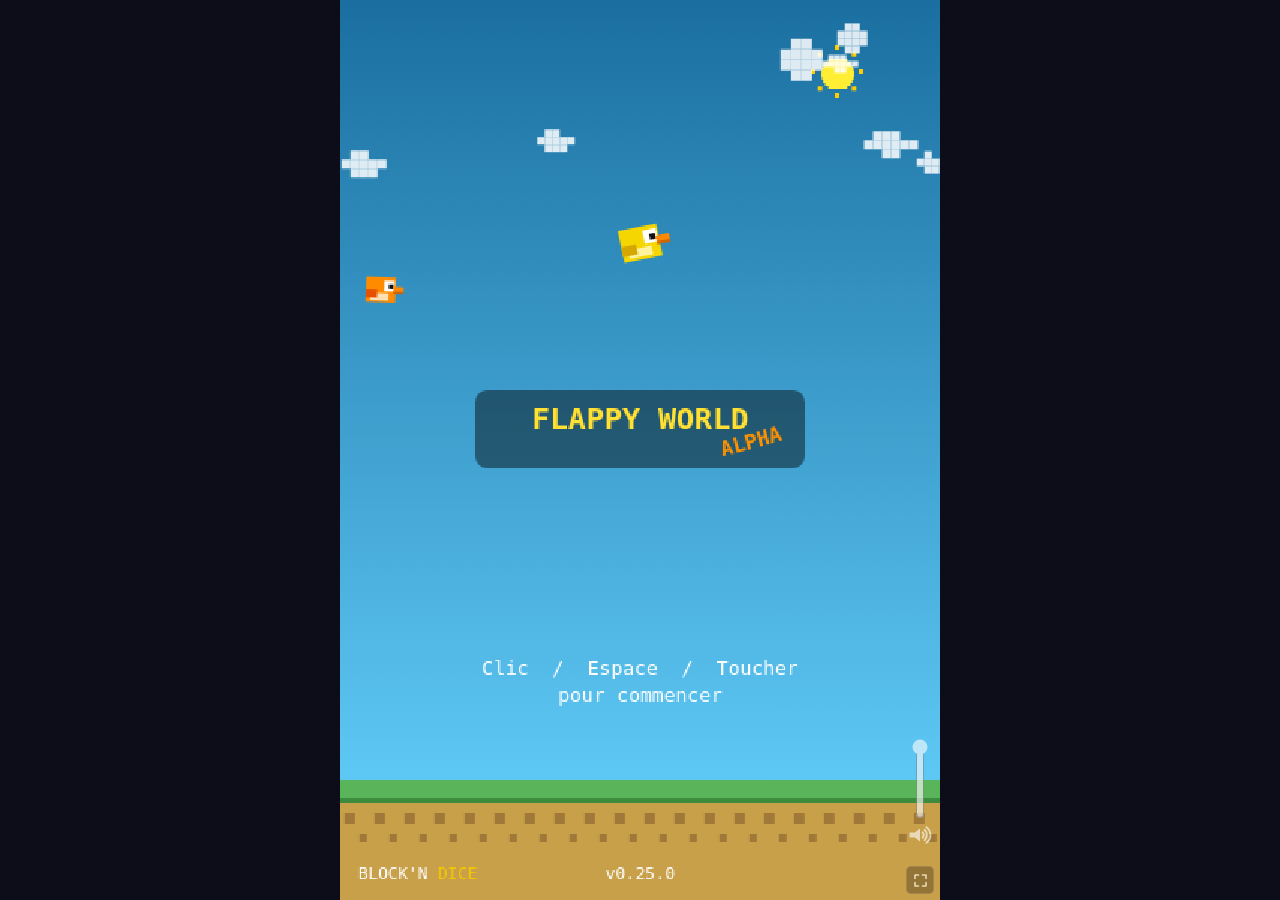
<file: index.html>
<!DOCTYPE html>
<html lang="fr">
<head>
  <meta charset="UTF-8" />
  <meta name="viewport" content="width=device-width, initial-scale=1.0, user-scalable=no, viewport-fit=cover" />
  <title>Flappy World</title>
  <link rel="icon" type="image/svg+xml" href="data:image/svg+xml,%3Csvg xmlns='http://www.w3.org/2000/svg' viewBox='-16 -14 36 30'%3E%3Cg transform='rotate(-20)'%3E%3Crect x='-13' y='-11' width='26' height='22' fill='%23f5d600'/%3E%3Crect x='-9' y='3' width='16' height='6' fill='%23fff3a0'/%3E%3Crect x='-13' y='0' width='10' height='7' fill='%23d4a800'/%3E%3Crect x='3' y='-8' width='9' height='9' fill='%23fff'/%3E%3Crect x='7' y='-5' width='4' height='4' fill='%23111'/%3E%3Crect x='11' y='-3' width='9' height='5' fill='%23ff8800'/%3E%3Crect x='11' y='1' width='9' height='2' fill='%23cc6600'/%3E%3C/g%3E%3C/svg%3E"/>

  <!-- PWA : masque l'UI navigateur quand ajouté à l'écran d'accueil -->
  <meta name="mobile-web-app-capable" content="yes" />
  <meta name="apple-mobile-web-app-capable" content="yes" />
  <meta name="apple-mobile-web-app-status-bar-style" content="black-translucent" />
  <meta name="theme-color" content="#0d0d1a" />

  <!-- Open Graph -->
  <meta property="og:title"       content="Flappy World" />
  <meta property="og:description" content="play · collect · earn" />
  <meta property="og:image"       content="https://blockndice.github.io/flappyWorld/asset/img/og-banner.jpg" />
  <meta property="og:url"         content="https://blockndice.github.io/flappyWorld/" />
  <meta property="og:type"        content="website" />

  <link rel="stylesheet" href="asset/css/style.css" />
</head>
<body>
  <div id="wrap">
    <canvas id="game"></canvas>
    <div id="volWrap">
      <input type="range" id="volSlider" min="0" max="1" step="0.05" value="1" aria-label="Volume" />
      <div id="volIcon"></div>
    </div>
    <button id="fsBtn" aria-label="Plein écran"></button>
  </div>
  <script src="asset/js/sound.js"></script>
  <script src="asset/js/shop.js"></script>
  <script src="asset/js/game.js"></script>
</body>
</html>
</file>
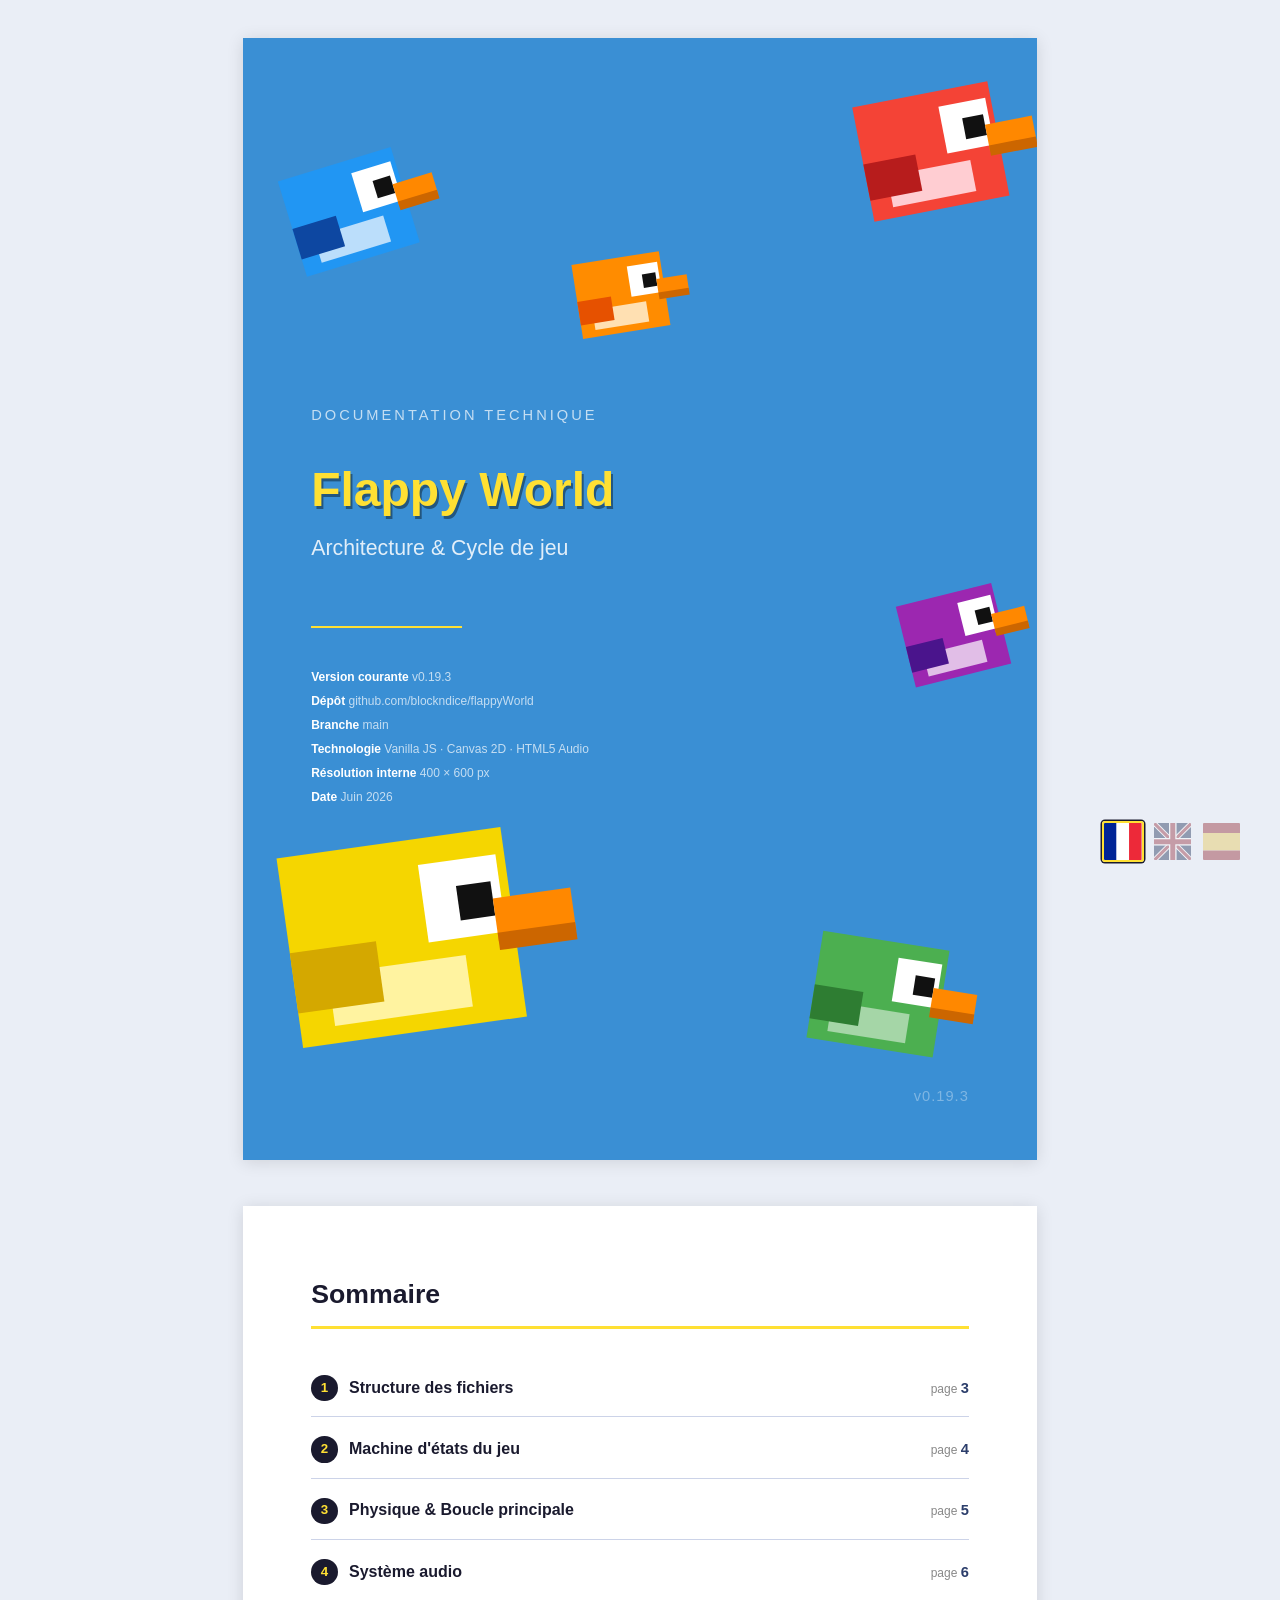
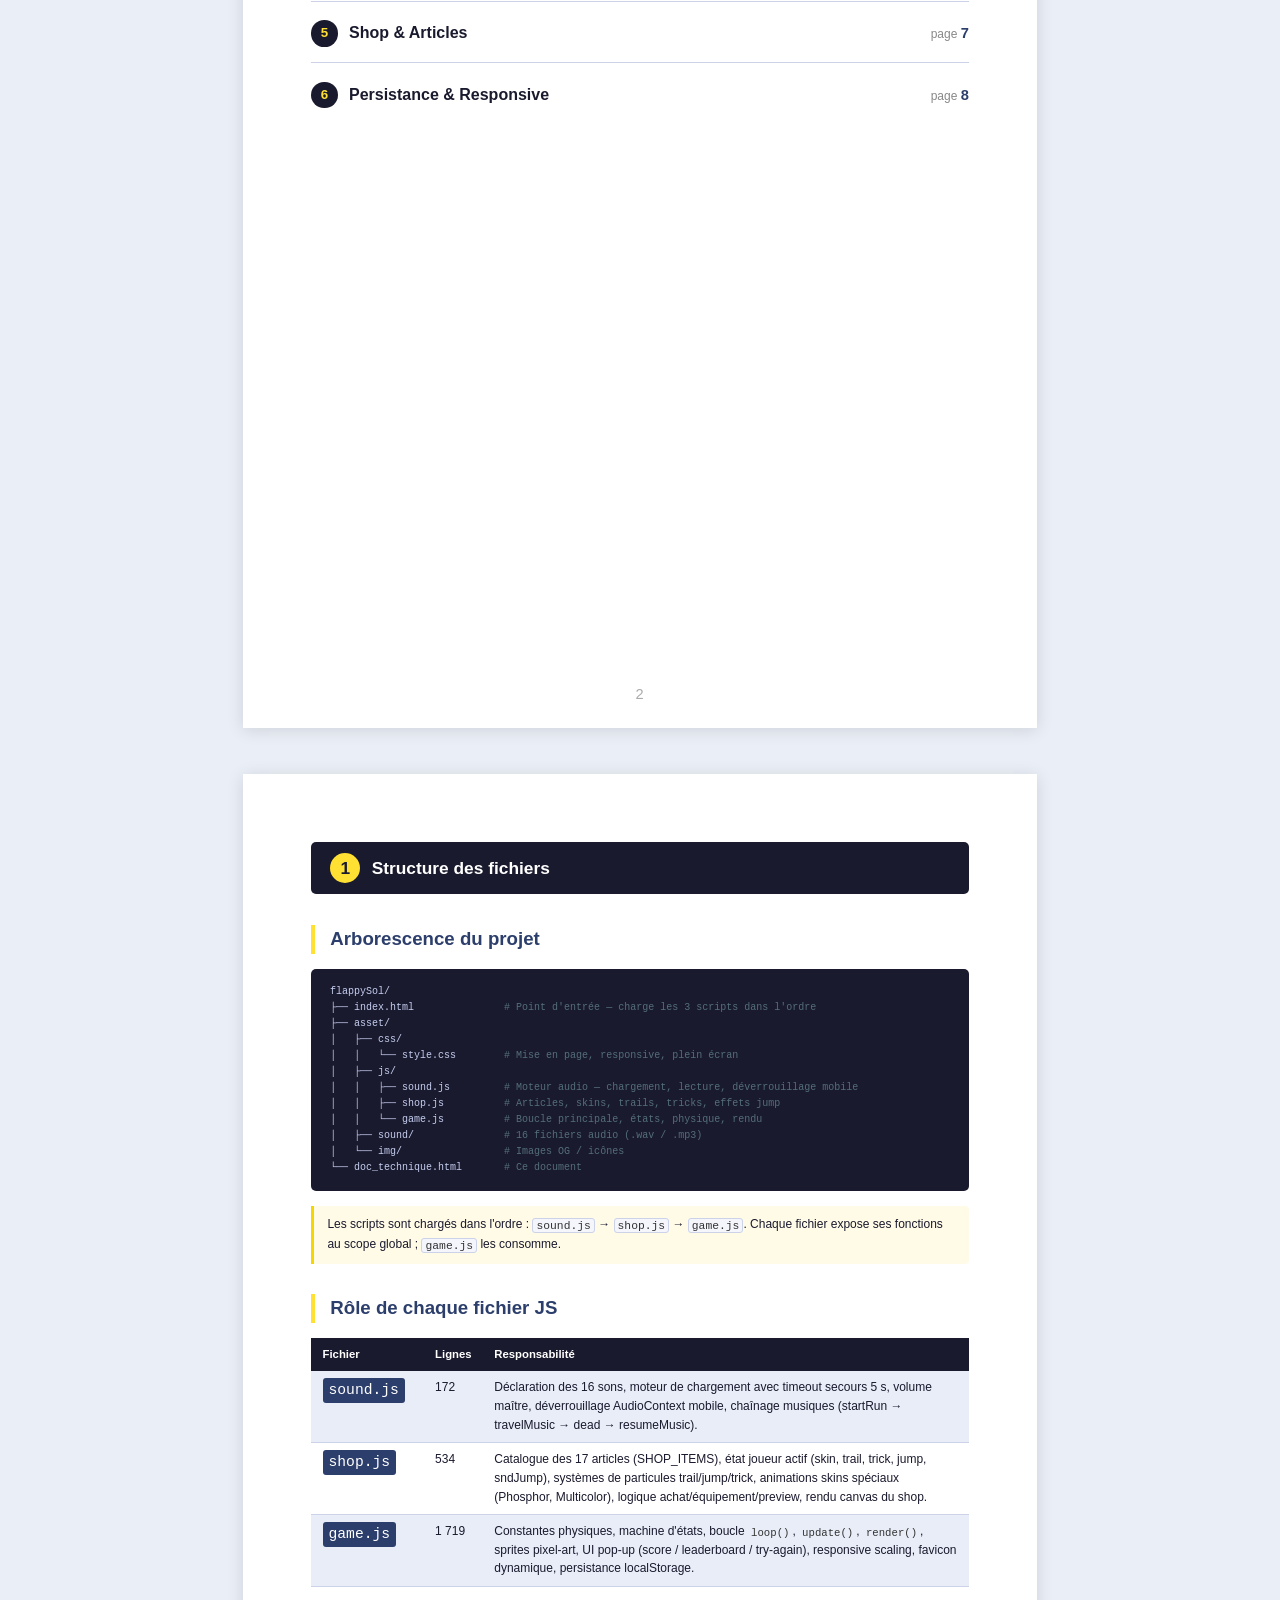
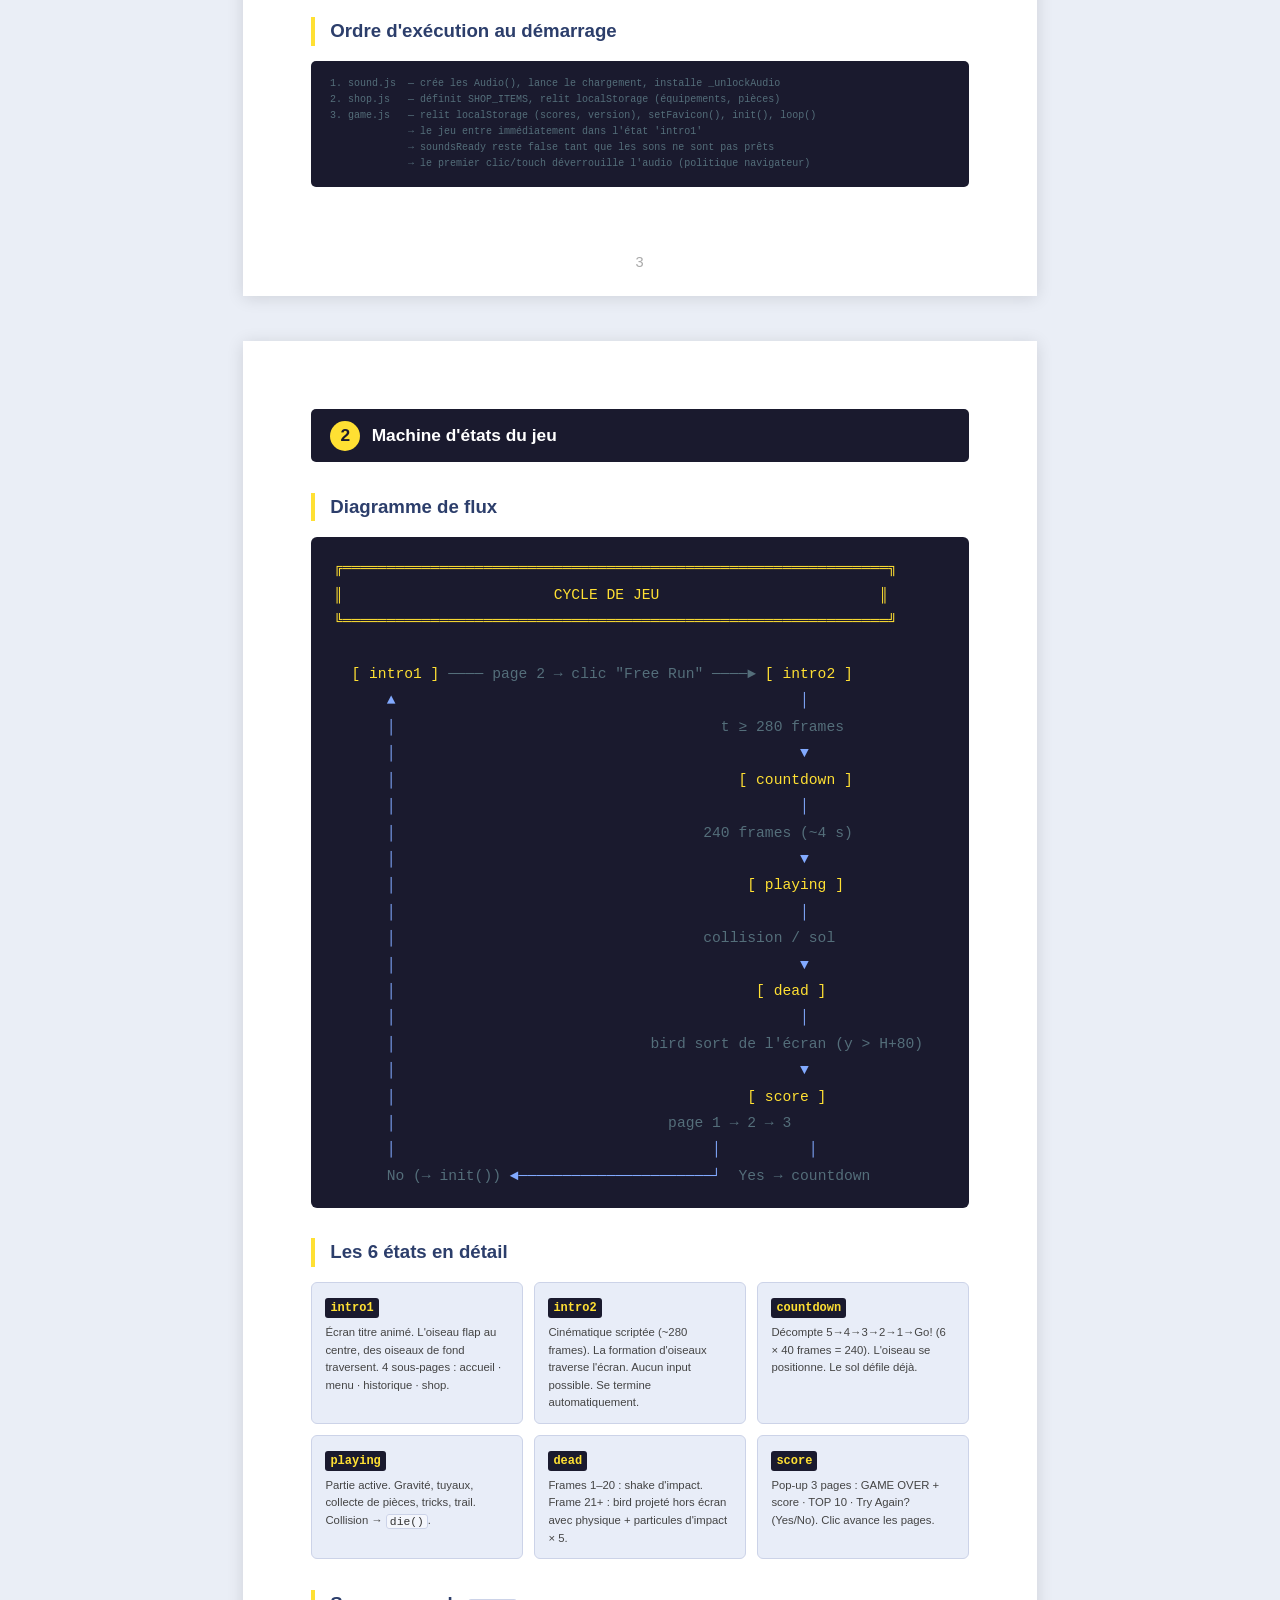
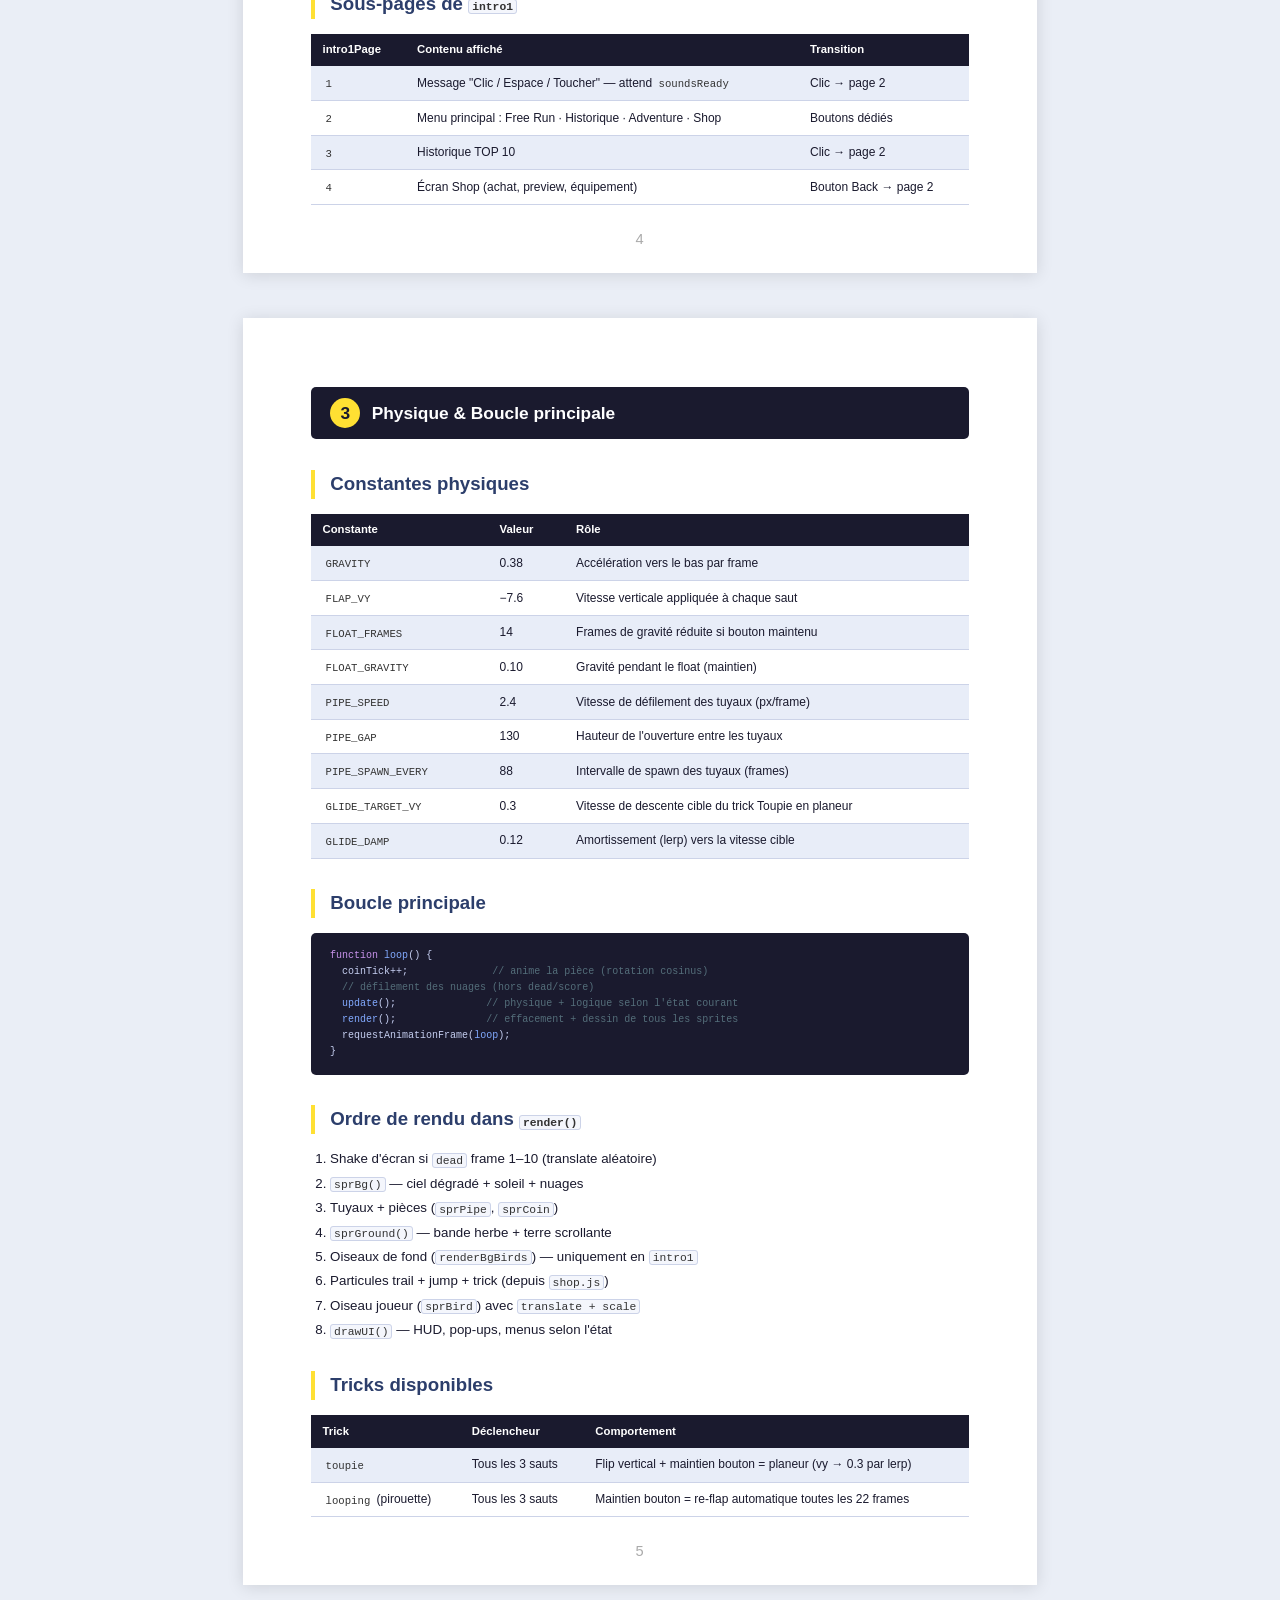
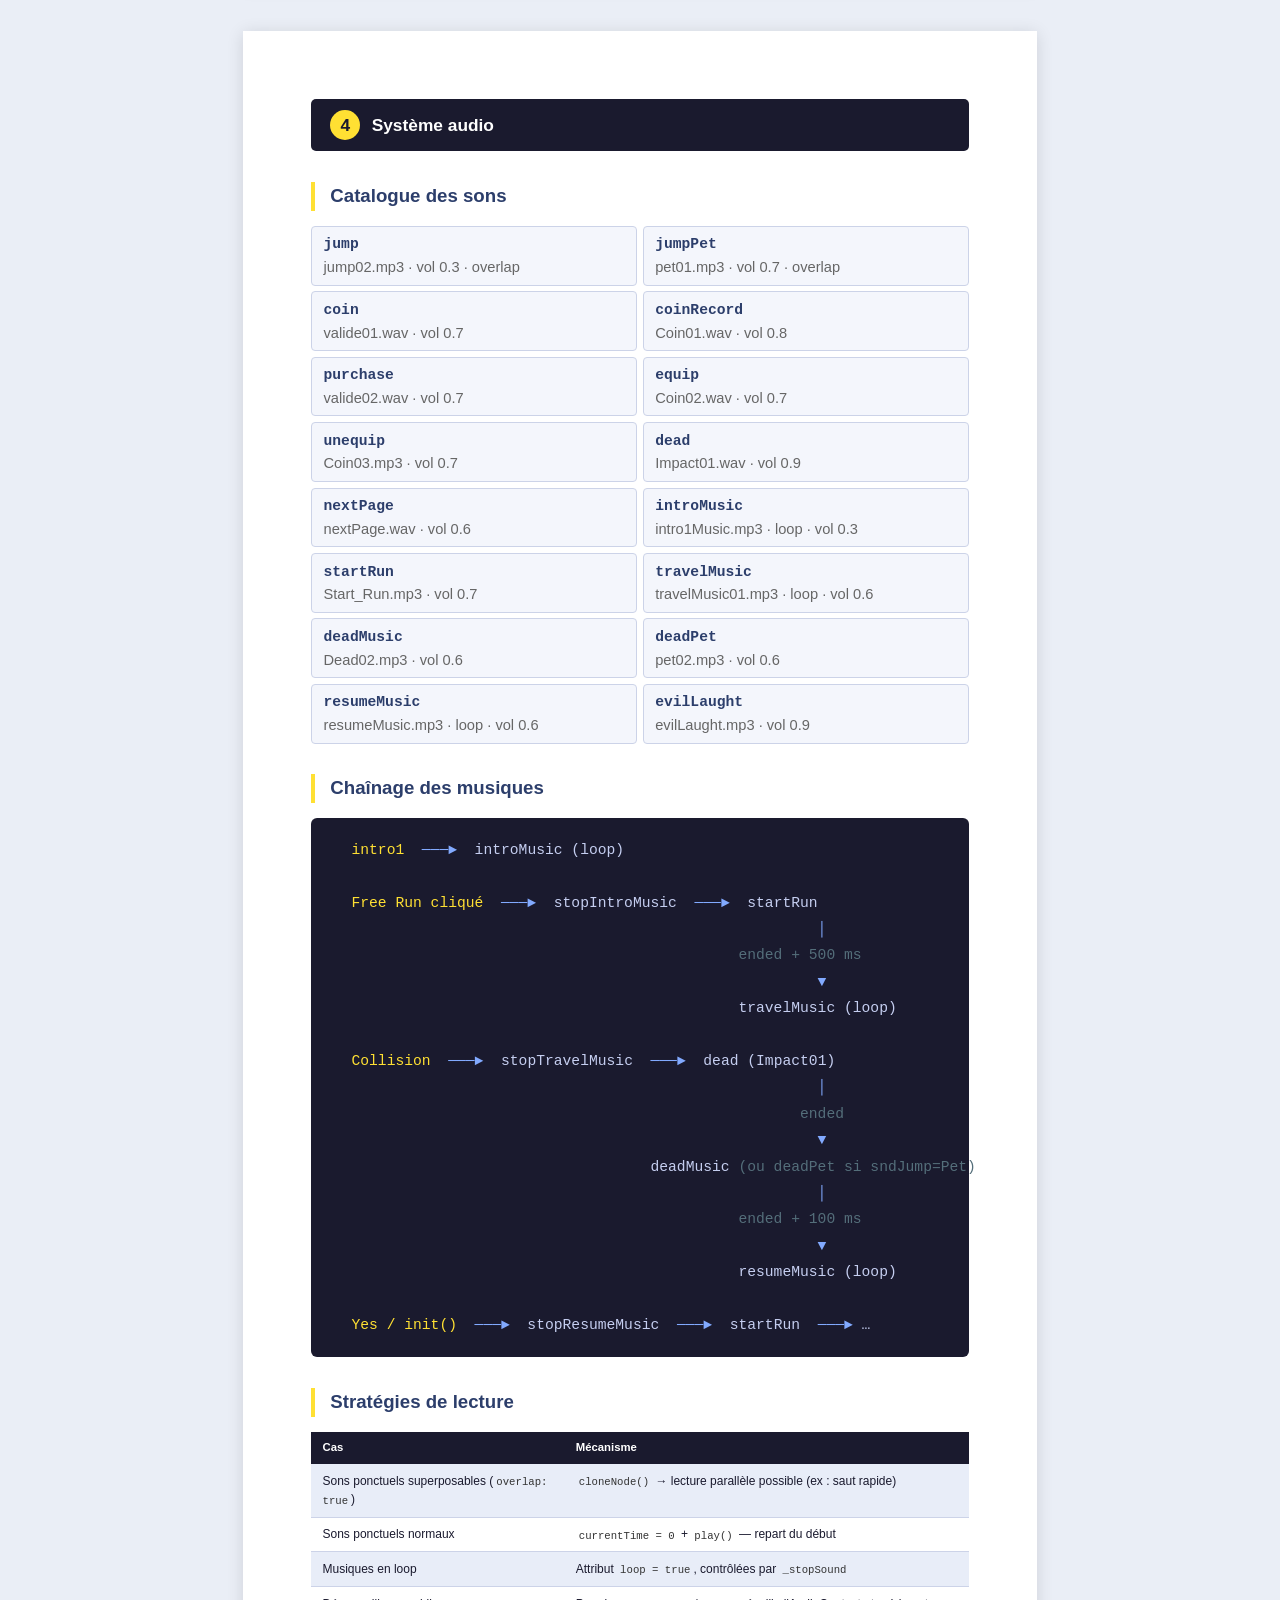
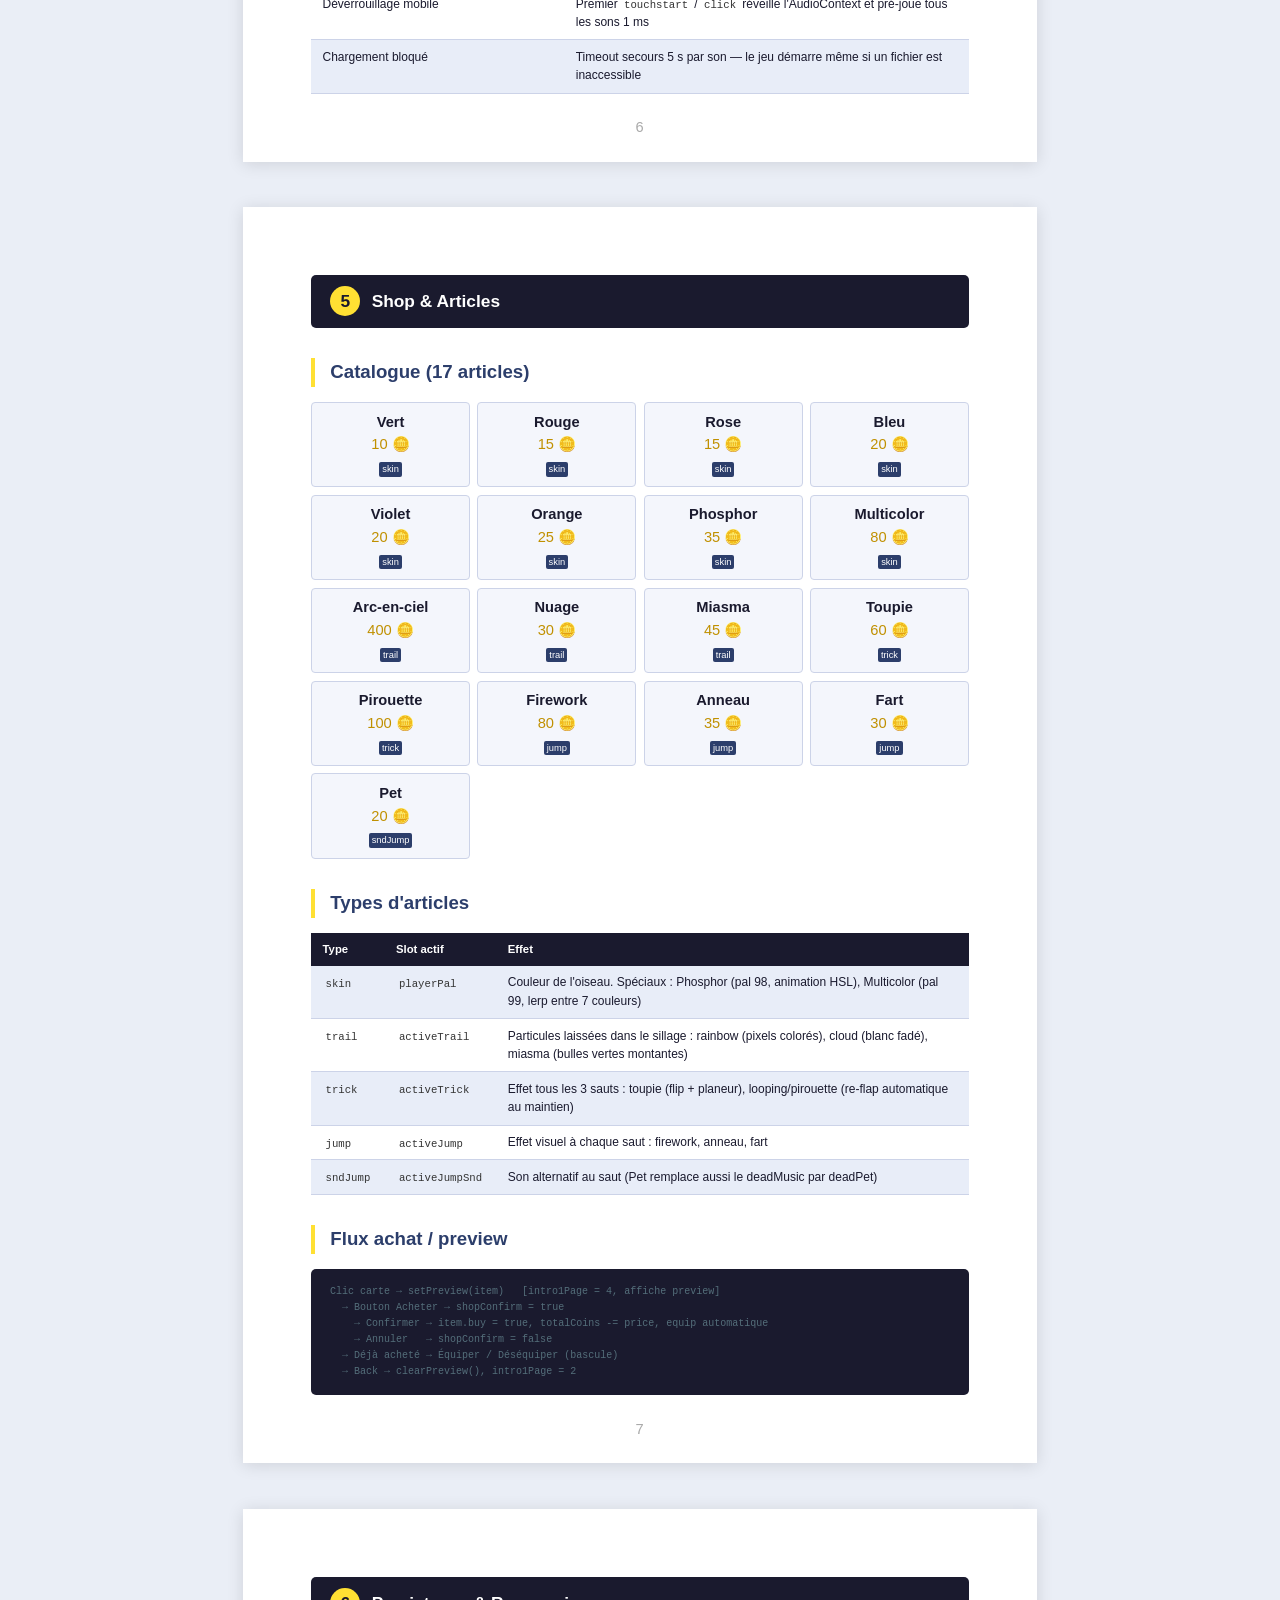
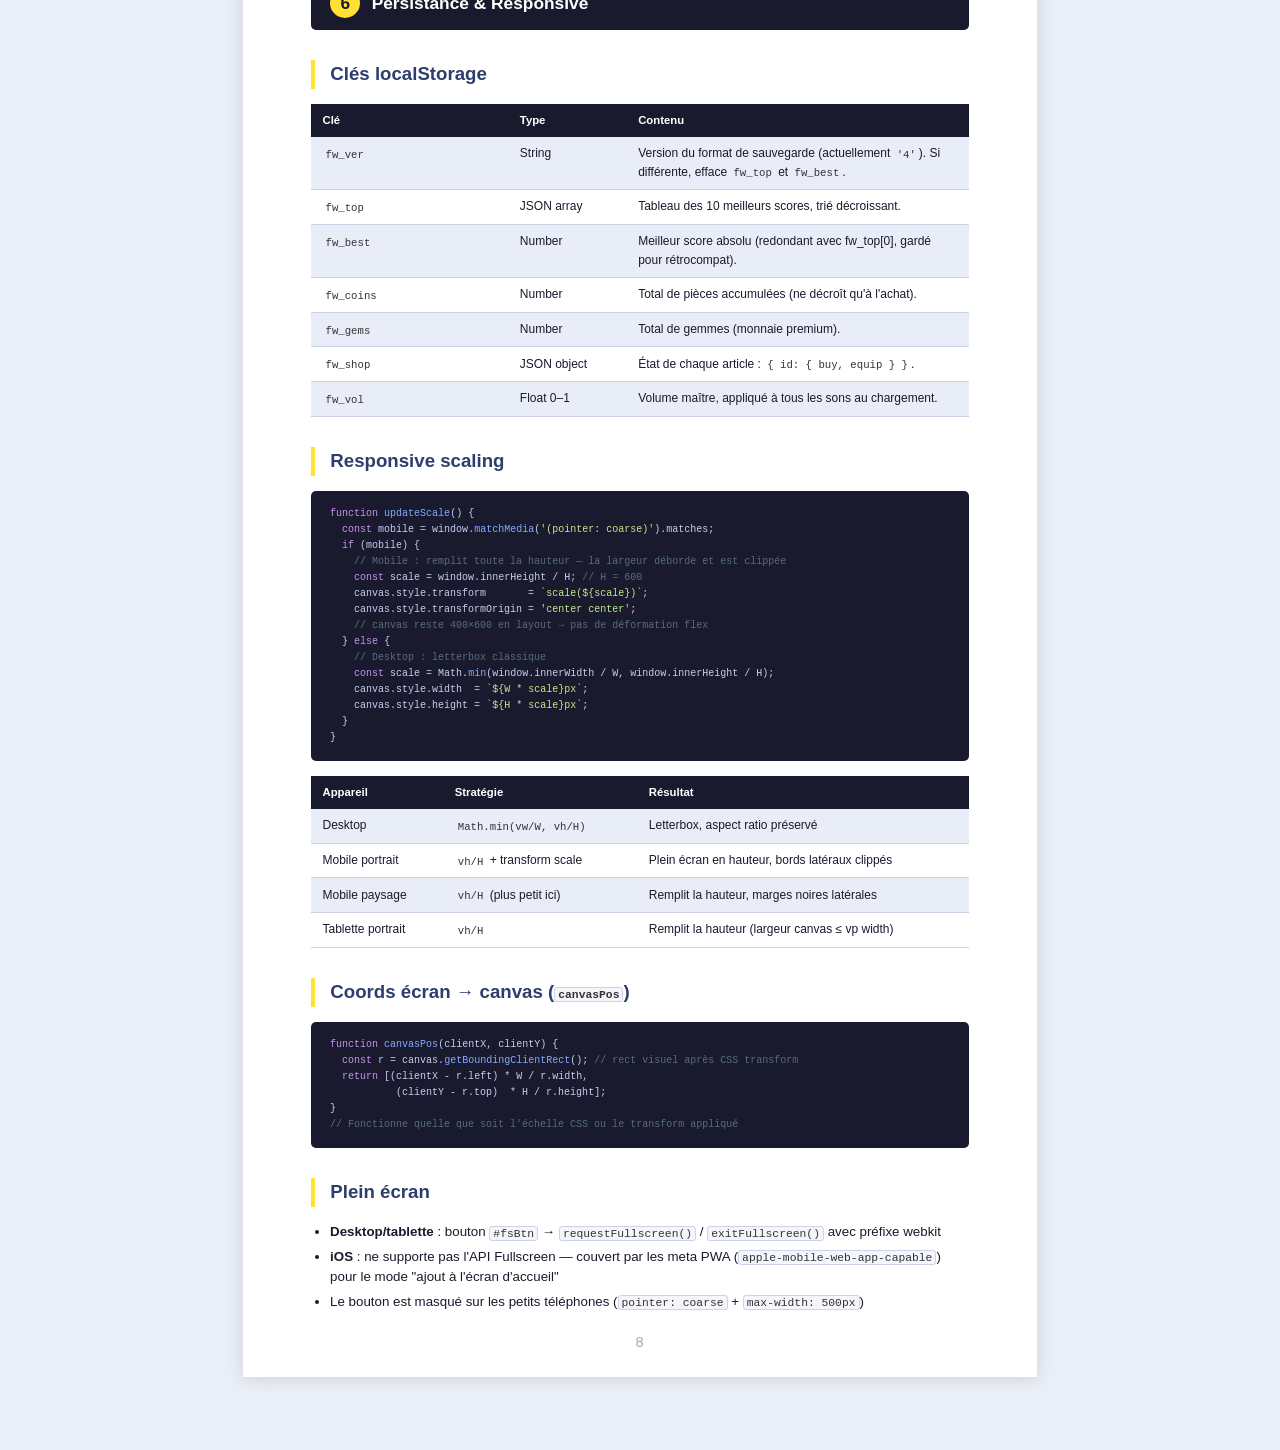
<file: doc/doc_how_make_it.html>
<!DOCTYPE html>
<html lang="fr">
<head>
<meta charset="UTF-8"/>
<title>Flappy World — Documentation Technique</title>
<link rel="icon" type="image/svg+xml" href="data:image/svg+xml,%3Csvg xmlns='http://www.w3.org/2000/svg' viewBox='-16 -14 36 30'%3E%3Cg transform='rotate(-20)'%3E%3Crect x='-13' y='-11' width='26' height='22' fill='%23f5d600'/%3E%3Crect x='-9' y='3' width='16' height='6' fill='%23fff3a0'/%3E%3Crect x='-13' y='0' width='10' height='7' fill='%23d4a800'/%3E%3Crect x='3' y='-8' width='9' height='9' fill='%23fff'/%3E%3Crect x='7' y='-5' width='4' height='4' fill='%23111'/%3E%3Crect x='11' y='-3' width='9' height='5' fill='%23ff8800'/%3E%3Crect x='11' y='1' width='9' height='2' fill='%23cc6600'/%3E%3C/g%3E%3C/svg%3E"/>
<style>
  /* ── Mise en page générale ── */
  *, *::before, *::after { box-sizing: border-box; margin: 0; padding: 0; }
  html { font-size: 11pt; }
  body { font-family: 'Helvetica Neue', Arial, sans-serif; color: #1a1a2e; background: #fff; line-height: 1.55; }

  /* ── Couleurs thème ── */
  :root {
    --accent:  #ffe033;
    --dark:    #1a1a2e;
    --mid:     #2c3e6b;
    --light:   #e8edf8;
    --code-bg: #f4f6fc;
    --border:  #ccd3e8;
  }

  /* ── Pages ── */
  .page {
    width: 210mm;
    min-height: 297mm;
    margin: 0 auto 12mm;
    padding: 18mm 18mm 14mm;
    background: #fff;
    position: relative;
  }

  /* ── Couverture ── */
  .cover {
    background: #3a8fd4;
    color: #fff;
    display: flex;
    flex-direction: column;
    justify-content: center;
    align-items: flex-start;
    gap: 0;
    overflow: hidden;
  }
  .cover-birds-svg {
    position: absolute;
    top: 0; left: 0;
    width: 100%; height: 100%;
    pointer-events: none;
  }
  .cover-tag {
    font-size: 11pt;
    letter-spacing: 3px;
    text-transform: uppercase;
    color: rgba(255,255,255,0.7);
    margin-bottom: 10mm;
  }
  .cover h1 {
    font-size: 36pt;
    font-weight: 900;
    line-height: 1.1;
    color: var(--accent);
    text-shadow: 2px 3px 0 rgba(0,0,0,0.4);
    margin-bottom: 4mm;
  }
  .cover h2 {
    font-size: 16pt;
    font-weight: 400;
    color: rgba(255,255,255,0.85);
    margin-bottom: 16mm;
  }
  .cover-divider {
    width: 40mm;
    height: 2px;
    background: var(--accent);
    margin-bottom: 10mm;
  }
  .cover-meta {
    font-size: 9pt;
    color: rgba(255,255,255,0.7);
    line-height: 2;
  }
  .cover-meta strong { color: #fff; }
  .cover-version {
    position: absolute;
    bottom: 14mm;
    right: 18mm;
    font-size: 11pt;
    color: rgba(255,255,255,0.35);
    letter-spacing: 1px;
  }

  /* ── Titres de section ── */
  h3 {
    font-size: 14pt;
    font-weight: 800;
    color: var(--mid);
    border-left: 4px solid var(--accent);
    padding-left: 4mm;
    margin: 8mm 0 4mm;
  }
  h4 {
    font-size: 10.5pt;
    font-weight: 700;
    color: var(--dark);
    margin: 5mm 0 2mm;
  }
  h5 {
    font-size: 9.5pt;
    font-weight: 700;
    color: var(--mid);
    margin: 3mm 0 1.5mm;
    text-transform: uppercase;
    letter-spacing: 0.5px;
  }

  /* ── Texte ── */
  p { margin-bottom: 2.5mm; font-size: 10pt; }
  ul, ol { margin: 2mm 0 3mm 5mm; font-size: 10pt; }
  li { margin-bottom: 1mm; }

  /* ── Code inline ── */
  code {
    font-family: 'Menlo', 'Courier New', monospace;
    font-size: 8.5pt;
    background: var(--code-bg);
    border: 1px solid var(--border);
    border-radius: 3px;
    padding: 0.5px 3px;
    color: #333;
  }

  /* ── Blocs code ── */
  pre {
    background: var(--dark);
    color: #c5cef0;
    font-family: 'Menlo', 'Courier New', monospace;
    font-size: 7.5pt;
    line-height: 1.6;
    padding: 4mm 5mm;
    border-radius: 5px;
    margin: 2mm 0 4mm;
    overflow: hidden;
    white-space: pre-wrap;
    word-break: break-word;
  }
  pre .kw  { color: #c792ea; }
  pre .str { color: #c3e88d; }
  pre .cmt { color: #546e7a; }
  pre .num { color: #f78c6c; }
  pre .fn  { color: #82aaff; }

  /* ── Tableaux ── */
  table {
    width: 100%;
    border-collapse: collapse;
    font-size: 9pt;
    margin: 2mm 0 4mm;
  }
  th {
    background: var(--dark);
    color: #fff;
    padding: 2mm 3mm;
    text-align: left;
    font-weight: 700;
    font-size: 8.5pt;
  }
  td {
    padding: 2mm 3mm;
    border-bottom: 1px solid var(--border);
    vertical-align: top;
  }
  tr:nth-child(even) td { background: var(--light); }
  td code { background: transparent; border: none; font-size: 8pt; }

  /* ── Carte état ── */
  .state-grid {
    display: grid;
    grid-template-columns: repeat(3, 1fr);
    gap: 3mm;
    margin: 3mm 0 5mm;
  }
  .state-card {
    background: var(--light);
    border: 1.5px solid var(--border);
    border-radius: 6px;
    padding: 3mm 3.5mm;
  }
  .state-card .state-name {
    font-family: 'Menlo', monospace;
    font-size: 9pt;
    font-weight: 700;
    color: var(--mid);
    background: var(--dark);
    color: var(--accent);
    display: inline-block;
    padding: 1px 5px;
    border-radius: 3px;
    margin-bottom: 1.5mm;
  }
  .state-card p { font-size: 8.5pt; margin: 0; color: #444; }

  /* ── Diagramme flux (ASCII art stylisé) ── */
  .diagram {
    background: var(--dark);
    color: #c5cef0;
    font-family: 'Menlo', 'Courier New', monospace;
    font-size: 11pt;
    line-height: 1.8;
    padding: 5mm 6mm;
    border-radius: 6px;
    margin: 3mm 0 5mm;
    white-space: pre;
  }
  .diagram .accent { color: #ffe033; }
  .diagram .arrow  { color: #82aaff; }
  .diagram .dim    { color: #546e7a; }

  /* ── Badge fichier ── */
  .file-badge {
    display: inline-block;
    background: var(--mid);
    color: #fff;
    font-family: 'Menlo', monospace;
    font-size: 11pt;
    padding: 1px 6px;
    border-radius: 3px;
    margin-right: 2mm;
    margin-bottom: 1mm;
  }

  /* ── Séparateur de page ── */
  .section-header {
    background: var(--dark);
    color: #fff;
    padding: 3mm 5mm;
    border-radius: 5px;
    margin-bottom: 5mm;
    display: flex;
    align-items: center;
    gap: 3mm;
  }
  .section-header .num {
    background: var(--accent);
    color: var(--dark);
    font-weight: 900;
    font-size: 13pt;
    width: 8mm;
    height: 8mm;
    display: flex;
    align-items: center;
    justify-content: center;
    border-radius: 50%;
    flex-shrink: 0;
  }
  .section-header h2 {
    font-size: 13pt;
    font-weight: 700;
    margin: 0;
  }

  /* ── Note d'info ── */
  .note {
    background: #fffbe6;
    border-left: 3px solid #f5d600;
    padding: 2.5mm 3.5mm;
    margin: 2mm 0 3.5mm;
    font-size: 9pt;
    border-radius: 0 4px 4px 0;
  }

  /* ── Sons liste ── */
  .sound-list {
    display: grid;
    grid-template-columns: 1fr 1fr;
    gap: 1.5mm;
    margin: 2mm 0 4mm;
  }
  .sound-item {
    background: var(--code-bg);
    border: 1px solid var(--border);
    border-radius: 4px;
    padding: 1.5mm 3mm;
    font-size: 11pt;
  }
  .sound-item .sid { font-family: 'Menlo', monospace; color: var(--mid); font-weight: 700; }
  .sound-item .sfile { color: #666; }

  /* ── Shop items ── */
  .shop-grid {
    display: grid;
    grid-template-columns: repeat(4, 1fr);
    gap: 2mm;
    margin: 2mm 0 4mm;
  }
  .shop-item {
    background: var(--code-bg);
    border: 1px solid var(--border);
    border-radius: 4px;
    padding: 2mm;
    font-size: 11pt;
    text-align: center;
  }
  .shop-item .sname { font-weight: 700; color: var(--dark); }
  .shop-item .sprice { color: #c09000; }
  .shop-item .stype {
    font-size: 7pt;
    background: var(--mid);
    color: #fff;
    padding: 0 3px;
    border-radius: 2px;
    display: inline-block;
    margin-top: 1mm;
  }

  /* ── localStorage table ── */
  .ls-table th:first-child { width: 30%; }
  .ls-table th:nth-child(2) { width: 18%; }

  /* ── Sommaire ── */
  .toc-title {
    font-size: 20pt;
    font-weight: 900;
    color: var(--dark);
    margin-bottom: 8mm;
    padding-bottom: 3mm;
    border-bottom: 3px solid var(--accent);
  }
  .toc-list { list-style: none; margin: 0; padding: 0; }
  .toc-list li {
    display: flex;
    align-items: center;
    gap: 3mm;
    padding: 4mm 0;
    border-bottom: 1px solid var(--border);
    font-size: 12pt;
  }
  .toc-list li:last-child { border-bottom: none; }
  .toc-num {
    background: var(--dark);
    color: var(--accent);
    font-weight: 900;
    font-size: 10pt;
    width: 7mm; height: 7mm;
    display: inline-flex;
    align-items: center;
    justify-content: center;
    border-radius: 50%;
    flex-shrink: 0;
  }
  .toc-label { font-weight: 700; color: var(--dark); flex: 1; }
  .toc-page { font-size: 9pt; color: #888; white-space: nowrap; }
  .toc-page strong { color: var(--mid); font-size: 11pt; }

  /* ── Sélecteur de langue ── */
  .lang-switcher {
    position: fixed;
    bottom: 10mm;
    right: 10mm;
    display: flex;
    gap: 2mm;
    z-index: 200;
  }
  .lang-btn {
    width: 11mm; height: 11mm;
    border-radius: 3px;
    border: 2.5px solid transparent;
    display: block;
    cursor: pointer;
    background: none;
    padding: 0;
    overflow: hidden;
    transition: opacity 0.2s, border-color 0.2s;
  }
  .lang-btn svg { display: block; width: 100%; height: 100%; }
  .lang-active {
    border-color: var(--accent);
    box-shadow: 0 0 0 1.5px var(--dark);
  }
  .lang-soon {
    opacity: 0.4;
    cursor: pointer;
    filter: grayscale(40%);
  }

  /* ── Numéro de page ── */
  body { counter-reset: pagenum 1; }
  .page:not(.cover) { counter-increment: pagenum; }
  .page:not(.cover)::after {
    content: counter(pagenum);
    position: absolute;
    bottom: 6mm;
    left: 50%;
    transform: translateX(-50%);
    font-size: 11pt;
    color: #aaa;
    letter-spacing: 1px;
  }

  /* ── Impression ── */
  @media print {
    body { background: #fff; }
    .page {
      width: 100%;
      margin: 0;
      padding: 14mm 16mm 12mm;
      page-break-after: always;
      min-height: auto;
      box-shadow: none;
    }
    .page:last-child { page-break-after: avoid; }
    @page { size: A4; margin: 0; }
    a { color: inherit; text-decoration: none; }
  }

  /* ── Écran : ombre de page ── */
  @media screen {
    body { background: #eaeef6; padding: 10mm 0; }
    .page { box-shadow: 0 2px 16px rgba(0,0,0,0.12); }
  }
</style>
</head>
<body>

<!-- ══════════════════════════════════════
     PAGE 1 — COUVERTURE
══════════════════════════════════════ -->
<div class="page cover">
  <!-- Oiseaux pixel-art — viewBox = A4 en mm (210×297) -->
  <svg class="cover-birds-svg" viewBox="0 0 210 297" xmlns="http://www.w3.org/2000/svg">
    <!-- Jaune — grand, bas gauche -->
    <g transform="translate(42,238) rotate(-8) scale(2.3)">
      <rect x="-13" y="-11" width="26" height="22" fill="#f5d600"/>
      <rect x="-9" y="3" width="16" height="6" fill="#fff3a0"/>
      <rect x="-13" y="0" width="10" height="7" fill="#d4a800"/>
      <rect x="3" y="-8" width="9" height="9" fill="#fff"/>
      <rect x="7" y="-5" width="4" height="4" fill="#111"/>
      <rect x="11" y="-3" width="9" height="5" fill="#ff8800"/>
      <rect x="11" y="1" width="9" height="2" fill="#cc6600"/>
    </g>
    <!-- Bleu — petit, haut gauche -->
    <g transform="translate(28,46) rotate(-17) scale(1.2)">
      <rect x="-13" y="-11" width="26" height="22" fill="#2196f3"/>
      <rect x="-9" y="3" width="16" height="6" fill="#bbdefb"/>
      <rect x="-13" y="0" width="10" height="7" fill="#0d47a1"/>
      <rect x="3" y="-8" width="9" height="9" fill="#fff"/>
      <rect x="7" y="-5" width="4" height="4" fill="#111"/>
      <rect x="11" y="-3" width="9" height="5" fill="#ff8800"/>
      <rect x="11" y="1" width="9" height="2" fill="#cc6600"/>
    </g>
    <!-- Rouge — moyen, haut droit -->
    <g transform="translate(182,30) rotate(-11) scale(1.4)">
      <rect x="-13" y="-11" width="26" height="22" fill="#f44336"/>
      <rect x="-9" y="3" width="16" height="6" fill="#ffcdd2"/>
      <rect x="-13" y="0" width="10" height="7" fill="#b71c1c"/>
      <rect x="3" y="-8" width="9" height="9" fill="#fff"/>
      <rect x="7" y="-5" width="4" height="4" fill="#111"/>
      <rect x="11" y="-3" width="9" height="5" fill="#ff8800"/>
      <rect x="11" y="1" width="9" height="2" fill="#cc6600"/>
    </g>
    <!-- Vert — moyen, bas droit -->
    <g transform="translate(168,253) rotate(9) scale(1.3)">
      <rect x="-13" y="-11" width="26" height="22" fill="#4caf50"/>
      <rect x="-9" y="3" width="16" height="6" fill="#a5d6a7"/>
      <rect x="-13" y="0" width="10" height="7" fill="#2e7d32"/>
      <rect x="3" y="-8" width="9" height="9" fill="#fff"/>
      <rect x="7" y="-5" width="4" height="4" fill="#111"/>
      <rect x="11" y="-3" width="9" height="5" fill="#ff8800"/>
      <rect x="11" y="1" width="9" height="2" fill="#cc6600"/>
    </g>
    <!-- Violet — petit, centre droit -->
    <g transform="translate(188,158) rotate(-14) scale(1.0)">
      <rect x="-13" y="-11" width="26" height="22" fill="#9c27b0"/>
      <rect x="-9" y="3" width="16" height="6" fill="#e1bee7"/>
      <rect x="-13" y="0" width="10" height="7" fill="#4a148c"/>
      <rect x="3" y="-8" width="9" height="9" fill="#fff"/>
      <rect x="7" y="-5" width="4" height="4" fill="#111"/>
      <rect x="11" y="-3" width="9" height="5" fill="#ff8800"/>
      <rect x="11" y="1" width="9" height="2" fill="#cc6600"/>
    </g>
    <!-- Orange — très petit, haut centre -->
    <g transform="translate(100,68) rotate(-9) scale(0.9)">
      <rect x="-13" y="-11" width="26" height="22" fill="#ff8c00"/>
      <rect x="-9" y="3" width="16" height="6" fill="#ffe0b2"/>
      <rect x="-13" y="0" width="10" height="7" fill="#e65100"/>
      <rect x="3" y="-8" width="9" height="9" fill="#fff"/>
      <rect x="7" y="-5" width="4" height="4" fill="#111"/>
      <rect x="11" y="-3" width="9" height="5" fill="#ff8800"/>
      <rect x="11" y="1" width="9" height="2" fill="#cc6600"/>
    </g>
  </svg>
  <div class="cover-tag" data-i18n="cover.tag">Documentation Technique</div>
  <h1>Flappy World</h1>
  <h2 data-i18n="cover.h2">Architecture &amp; Cycle de jeu</h2>
  <div class="cover-divider"></div>
  <div class="cover-meta" data-i18n-html="cover.meta">
    <strong>Version courante</strong> v0.19.3<br>
    <strong>Dépôt</strong> github.com/blockndice/flappyWorld<br>
    <strong>Branche</strong> main<br>
    <strong>Technologie</strong> Vanilla JS · Canvas 2D · HTML5 Audio<br>
    <strong>Résolution interne</strong> 400 × 600 px<br>
    <strong>Date</strong> Juin 2026
  </div>
  <div class="cover-version">v0.19.3</div>
</div>


<!-- ══════════════════════════════════════
     PAGE 2 — SOMMAIRE
══════════════════════════════════════ -->
<div class="page">
  <div class="toc-title" data-i18n="toc.title">Sommaire</div>
  <ul class="toc-list">
    <li><span class="toc-num">1</span><span class="toc-label" data-i18n="toc.1">Structure des fichiers</span><span class="toc-page">page <strong>3</strong></span></li>
    <li><span class="toc-num">2</span><span class="toc-label" data-i18n="toc.2">Machine d'états du jeu</span><span class="toc-page">page <strong>4</strong></span></li>
    <li><span class="toc-num">3</span><span class="toc-label" data-i18n="toc.3">Physique &amp; Boucle principale</span><span class="toc-page">page <strong>5</strong></span></li>
    <li><span class="toc-num">4</span><span class="toc-label" data-i18n="toc.4">Système audio</span><span class="toc-page">page <strong>6</strong></span></li>
    <li><span class="toc-num">5</span><span class="toc-label" data-i18n="toc.5">Shop &amp; Articles</span><span class="toc-page">page <strong>7</strong></span></li>
    <li><span class="toc-num">6</span><span class="toc-label" data-i18n="toc.6">Persistance &amp; Responsive</span><span class="toc-page">page <strong>8</strong></span></li>
  </ul>
</div>


<!-- ══════════════════════════════════════
     PAGE 3 — STRUCTURE DES FICHIERS
══════════════════════════════════════ -->
<div class="page">
  <div class="section-header"><div class="num">1</div><h2 data-i18n="s1.h2">Structure des fichiers</h2></div>

  <h3 data-i18n="s1.h3.tree">Arborescence du projet</h3>
  <pre>flappySol/
├── index.html               <span class="cmt"># Point d'entrée — charge les 3 scripts dans l'ordre</span>
├── asset/
│   ├── css/
│   │   └── style.css        <span class="cmt"># Mise en page, responsive, plein écran</span>
│   ├── js/
│   │   ├── sound.js         <span class="cmt"># Moteur audio — chargement, lecture, déverrouillage mobile</span>
│   │   ├── shop.js          <span class="cmt"># Articles, skins, trails, tricks, effets jump</span>
│   │   └── game.js          <span class="cmt"># Boucle principale, états, physique, rendu</span>
│   ├── sound/               <span class="cmt"># 16 fichiers audio (.wav / .mp3)</span>
│   └── img/                 <span class="cmt"># Images OG / icônes</span>
└── doc_technique.html       <span class="cmt"># Ce document</span></pre>

  <div class="note" data-i18n-html="s1.note">Les scripts sont chargés dans l'ordre : <code>sound.js</code> → <code>shop.js</code> → <code>game.js</code>. Chaque fichier expose ses fonctions au scope global ; <code>game.js</code> les consomme.</div>

  <h3 data-i18n="s1.h3.roles">Rôle de chaque fichier JS</h3>
  <table>
    <tr><th>Fichier</th><th>Lignes</th><th>Responsabilité</th></tr>
    <tr><td><span class="file-badge">sound.js</span></td><td>172</td><td>Déclaration des 16 sons, moteur de chargement avec timeout secours 5 s, volume maître, déverrouillage AudioContext mobile, chaînage musiques (startRun → travelMusic → dead → resumeMusic).</td></tr>
    <tr><td><span class="file-badge">shop.js</span></td><td>534</td><td>Catalogue des 17 articles (SHOP_ITEMS), état joueur actif (skin, trail, trick, jump, sndJump), systèmes de particules trail/jump/trick, animations skins spéciaux (Phosphor, Multicolor), logique achat/équipement/preview, rendu canvas du shop.</td></tr>
    <tr><td><span class="file-badge">game.js</span></td><td>1 719</td><td>Constantes physiques, machine d'états, boucle <code>loop()</code>, <code>update()</code>, <code>render()</code>, sprites pixel-art, UI pop-up (score / leaderboard / try-again), responsive scaling, favicon dynamique, persistance localStorage.</td></tr>
  </table>

  <h3 data-i18n="s1.h3.order">Ordre d'exécution au démarrage</h3>
  <pre><span class="cmt">1. sound.js  — crée les Audio(), lance le chargement, installe _unlockAudio</span>
<span class="cmt">2. shop.js   — définit SHOP_ITEMS, relit localStorage (équipements, pièces)</span>
<span class="cmt">3. game.js   — relit localStorage (scores, version), setFavicon(), init(), loop()</span>
<span class="cmt">             → le jeu entre immédiatement dans l'état 'intro1'</span>
<span class="cmt">             → soundsReady reste false tant que les sons ne sont pas prêts</span>
<span class="cmt">             → le premier clic/touch déverrouille l'audio (politique navigateur)</span></pre>
</div>


<!-- ══════════════════════════════════════
     PAGE 3 — MACHINE D'ÉTATS
══════════════════════════════════════ -->
<div class="page">
  <div class="section-header"><div class="num">2</div><h2 data-i18n="s2.h2">Machine d'états du jeu</h2></div>

  <h3 data-i18n="s2.h3.diagram">Diagramme de flux</h3>
  <div class="diagram"><span class="accent">╔══════════════════════════════════════════════════════════════╗
║                        CYCLE DE JEU                         ║
╚══════════════════════════════════════════════════════════════╝</span>

  <span class="accent">[ intro1 ]</span> <span class="dim">──── page 2 → clic "Free Run" ────►</span> <span class="accent">[ intro2 ]</span>
      <span class="arrow">▲</span>                                              <span class="arrow">│</span>
      <span class="arrow">│</span>                                     <span class="dim">t ≥ 280 frames</span>
      <span class="arrow">│</span>                                              <span class="arrow">▼</span>
      <span class="arrow">│</span>                                       <span class="accent">[ countdown ]</span>
      <span class="arrow">│</span>                                              <span class="arrow">│</span>
      <span class="arrow">│</span>                                   <span class="dim">240 frames (~4 s)</span>
      <span class="arrow">│</span>                                              <span class="arrow">▼</span>
      <span class="arrow">│</span>                                        <span class="accent">[ playing ]</span>
      <span class="arrow">│</span>                                              <span class="arrow">│</span>
      <span class="arrow">│</span>                                   <span class="dim">collision / sol</span>
      <span class="arrow">│</span>                                              <span class="arrow">▼</span>
      <span class="arrow">│</span>                                         <span class="accent">[ dead ]</span>
      <span class="arrow">│</span>                                              <span class="arrow">│</span>
      <span class="arrow">│</span>                             <span class="dim">bird sort de l'écran (y > H+80)</span>
      <span class="arrow">│</span>                                              <span class="arrow">▼</span>
      <span class="arrow">│</span>                                        <span class="accent">[ score ]</span>
      <span class="arrow">│</span>                               <span class="dim">page 1 → 2 → 3</span>
      <span class="arrow">│</span>                                    <span class="arrow">│</span>          <span class="arrow">│</span>
      <span class="dim">No (→ init())</span> <span class="arrow">◄──────────────────────┘</span>  <span class="dim">Yes → countdown</span>
</div>

  <h3 data-i18n="s2.h3.states">Les 6 états en détail</h3>
  <div class="state-grid">
    <div class="state-card">
      <div class="state-name">intro1</div>
      <p>Écran titre animé. L'oiseau flap au centre, des oiseaux de fond traversent. 4 sous-pages : accueil · menu · historique · shop.</p>
    </div>
    <div class="state-card">
      <div class="state-name">intro2</div>
      <p>Cinématique scriptée (~280 frames). La formation d'oiseaux traverse l'écran. Aucun input possible. Se termine automatiquement.</p>
    </div>
    <div class="state-card">
      <div class="state-name">countdown</div>
      <p>Décompte 5→4→3→2→1→Go! (6 × 40 frames = 240). L'oiseau se positionne. Le sol défile déjà.</p>
    </div>
    <div class="state-card">
      <div class="state-name">playing</div>
      <p>Partie active. Gravité, tuyaux, collecte de pièces, tricks, trail. Collision → <code>die()</code>.</p>
    </div>
    <div class="state-card">
      <div class="state-name">dead</div>
      <p>Frames 1–20 : shake d'impact. Frame 21+ : bird projeté hors écran avec physique + particules d'impact × 5.</p>
    </div>
    <div class="state-card">
      <div class="state-name">score</div>
      <p>Pop-up 3 pages : GAME OVER + score · TOP 10 · Try Again? (Yes/No). Clic avance les pages.</p>
    </div>
  </div>

  <h3 data-i18n-html="s2.h3.subpages">Sous-pages de <code>intro1</code></h3>
  <table>
    <tr><th>intro1Page</th><th>Contenu affiché</th><th>Transition</th></tr>
    <tr><td><code>1</code></td><td>Message "Clic / Espace / Toucher" — attend <code>soundsReady</code></td><td>Clic → page 2</td></tr>
    <tr><td><code>2</code></td><td>Menu principal : Free Run · Historique · Adventure · Shop</td><td>Boutons dédiés</td></tr>
    <tr><td><code>3</code></td><td>Historique TOP 10</td><td>Clic → page 2</td></tr>
    <tr><td><code>4</code></td><td>Écran Shop (achat, preview, équipement)</td><td>Bouton Back → page 2</td></tr>
  </table>
</div>


<!-- ══════════════════════════════════════
     PAGE 4 — PHYSIQUE & BOUCLE
══════════════════════════════════════ -->
<div class="page">
  <div class="section-header"><div class="num">3</div><h2 data-i18n="s3.h2">Physique &amp; Boucle principale</h2></div>

  <h3 data-i18n="s3.h3.consts">Constantes physiques</h3>
  <table>
    <tr><th>Constante</th><th>Valeur</th><th>Rôle</th></tr>
    <tr><td><code>GRAVITY</code></td><td>0.38</td><td>Accélération vers le bas par frame</td></tr>
    <tr><td><code>FLAP_VY</code></td><td>−7.6</td><td>Vitesse verticale appliquée à chaque saut</td></tr>
    <tr><td><code>FLOAT_FRAMES</code></td><td>14</td><td>Frames de gravité réduite si bouton maintenu</td></tr>
    <tr><td><code>FLOAT_GRAVITY</code></td><td>0.10</td><td>Gravité pendant le float (maintien)</td></tr>
    <tr><td><code>PIPE_SPEED</code></td><td>2.4</td><td>Vitesse de défilement des tuyaux (px/frame)</td></tr>
    <tr><td><code>PIPE_GAP</code></td><td>130</td><td>Hauteur de l'ouverture entre les tuyaux</td></tr>
    <tr><td><code>PIPE_SPAWN_EVERY</code></td><td>88</td><td>Intervalle de spawn des tuyaux (frames)</td></tr>
    <tr><td><code>GLIDE_TARGET_VY</code></td><td>0.3</td><td>Vitesse de descente cible du trick Toupie en planeur</td></tr>
    <tr><td><code>GLIDE_DAMP</code></td><td>0.12</td><td>Amortissement (lerp) vers la vitesse cible</td></tr>
  </table>

  <h3 data-i18n="s3.h3.loop">Boucle principale</h3>
  <pre><span class="kw">function</span> <span class="fn">loop</span>() {
  coinTick++;              <span class="cmt">// anime la pièce (rotation cosinus)</span>
  <span class="cmt">// défilement des nuages (hors dead/score)</span>
  <span class="fn">update</span>();               <span class="cmt">// physique + logique selon l'état courant</span>
  <span class="fn">render</span>();               <span class="cmt">// effacement + dessin de tous les sprites</span>
  requestAnimationFrame(<span class="fn">loop</span>);
}</pre>

  <h3 data-i18n-html="s3.h3.render">Ordre de rendu dans <code>render()</code></h3>
  <ol>
    <li>Shake d'écran si <code>dead</code> frame 1–10 (translate aléatoire)</li>
    <li><code>sprBg()</code> — ciel dégradé + soleil + nuages</li>
    <li>Tuyaux + pièces (<code>sprPipe</code>, <code>sprCoin</code>)</li>
    <li><code>sprGround()</code> — bande herbe + terre scrollante</li>
    <li>Oiseaux de fond (<code>renderBgBirds</code>) — uniquement en <code>intro1</code></li>
    <li>Particules trail + jump + trick (depuis <code>shop.js</code>)</li>
    <li>Oiseau joueur (<code>sprBird</code>) avec <code>translate + scale</code></li>
    <li><code>drawUI()</code> — HUD, pop-ups, menus selon l'état</li>
  </ol>

  <h3 data-i18n="s3.h3.tricks">Tricks disponibles</h3>
  <table>
    <tr><th>Trick</th><th>Déclencheur</th><th>Comportement</th></tr>
    <tr><td><code>toupie</code></td><td>Tous les 3 sauts</td><td>Flip vertical + maintien bouton = planeur (vy → 0.3 par lerp)</td></tr>
    <tr><td><code>looping</code> (pirouette)</td><td>Tous les 3 sauts</td><td>Maintien bouton = re-flap automatique toutes les 22 frames</td></tr>
  </table>
</div>


<!-- ══════════════════════════════════════
     PAGE 5 — SYSTÈME AUDIO
══════════════════════════════════════ -->
<div class="page">
  <div class="section-header"><div class="num">4</div><h2 data-i18n="s4.h2">Système audio</h2></div>

  <h3 data-i18n="s4.h3.catalog">Catalogue des sons</h3>
  <div class="sound-list">
    <div class="sound-item"><span class="sid">jump</span><br><span class="sfile">jump02.mp3 · vol 0.3 · overlap</span></div>
    <div class="sound-item"><span class="sid">jumpPet</span><br><span class="sfile">pet01.mp3 · vol 0.7 · overlap</span></div>
    <div class="sound-item"><span class="sid">coin</span><br><span class="sfile">valide01.wav · vol 0.7</span></div>
    <div class="sound-item"><span class="sid">coinRecord</span><br><span class="sfile">Coin01.wav · vol 0.8</span></div>
    <div class="sound-item"><span class="sid">purchase</span><br><span class="sfile">valide02.wav · vol 0.7</span></div>
    <div class="sound-item"><span class="sid">equip</span><br><span class="sfile">Coin02.wav · vol 0.7</span></div>
    <div class="sound-item"><span class="sid">unequip</span><br><span class="sfile">Coin03.mp3 · vol 0.7</span></div>
    <div class="sound-item"><span class="sid">dead</span><br><span class="sfile">Impact01.wav · vol 0.9</span></div>
    <div class="sound-item"><span class="sid">nextPage</span><br><span class="sfile">nextPage.wav · vol 0.6</span></div>
    <div class="sound-item"><span class="sid">introMusic</span><br><span class="sfile">intro1Music.mp3 · loop · vol 0.3</span></div>
    <div class="sound-item"><span class="sid">startRun</span><br><span class="sfile">Start_Run.mp3 · vol 0.7</span></div>
    <div class="sound-item"><span class="sid">travelMusic</span><br><span class="sfile">travelMusic01.mp3 · loop · vol 0.6</span></div>
    <div class="sound-item"><span class="sid">deadMusic</span><br><span class="sfile">Dead02.mp3 · vol 0.6</span></div>
    <div class="sound-item"><span class="sid">deadPet</span><br><span class="sfile">pet02.mp3 · vol 0.6</span></div>
    <div class="sound-item"><span class="sid">resumeMusic</span><br><span class="sfile">resumeMusic.mp3 · loop · vol 0.6</span></div>
    <div class="sound-item"><span class="sid">evilLaught</span><br><span class="sfile">evilLaught.mp3 · vol 0.9</span></div>
  </div>

  <h3 data-i18n="s4.h3.chain">Chaînage des musiques</h3>
  <div class="diagram">  <span class="accent">intro1</span>  <span class="arrow">───►</span>  introMusic (loop)

  <span class="accent">Free Run cliqué</span>  <span class="arrow">───►</span>  stopIntroMusic  <span class="arrow">───►</span>  startRun
                                                       <span class="arrow">│</span>
                                              <span class="dim">ended + 500 ms</span>
                                                       <span class="arrow">▼</span>
                                              travelMusic (loop)

  <span class="accent">Collision</span>  <span class="arrow">───►</span>  stopTravelMusic  <span class="arrow">───►</span>  dead (Impact01)
                                                       <span class="arrow">│</span>
                                                     <span class="dim">ended</span>
                                                       <span class="arrow">▼</span>
                                    deadMusic <span class="dim">(ou deadPet si sndJump=Pet)</span>
                                                       <span class="arrow">│</span>
                                              <span class="dim">ended + 100 ms</span>
                                                       <span class="arrow">▼</span>
                                              resumeMusic (loop)

  <span class="accent">Yes / init()</span>  <span class="arrow">───►</span>  stopResumeMusic  <span class="arrow">───►</span>  startRun  <span class="arrow">───►</span> …</div>

  <h3 data-i18n="s4.h3.strategies">Stratégies de lecture</h3>
  <table>
    <tr><th>Cas</th><th>Mécanisme</th></tr>
    <tr><td>Sons ponctuels superposables (<code>overlap: true</code>)</td><td><code>cloneNode()</code> → lecture parallèle possible (ex : saut rapide)</td></tr>
    <tr><td>Sons ponctuels normaux</td><td><code>currentTime = 0</code> + <code>play()</code> — repart du début</td></tr>
    <tr><td>Musiques en loop</td><td>Attribut <code>loop = true</code>, contrôlées par <code>_stopSound</code></td></tr>
    <tr><td>Déverrouillage mobile</td><td>Premier <code>touchstart</code> / <code>click</code> réveille l'AudioContext et pré-joue tous les sons 1 ms</td></tr>
    <tr><td>Chargement bloqué</td><td>Timeout secours 5 s par son — le jeu démarre même si un fichier est inaccessible</td></tr>
  </table>
</div>


<!-- ══════════════════════════════════════
     PAGE 6 — SHOP & ARTICLES
══════════════════════════════════════ -->
<div class="page">
  <div class="section-header"><div class="num">5</div><h2 data-i18n="s5.h2">Shop &amp; Articles</h2></div>

  <h3 data-i18n="s5.h3.catalog">Catalogue (17 articles)</h3>
  <div class="shop-grid">
    <div class="shop-item"><div class="sname">Vert</div><div class="sprice">10 🪙</div><div class="stype">skin</div></div>
    <div class="shop-item"><div class="sname">Rouge</div><div class="sprice">15 🪙</div><div class="stype">skin</div></div>
    <div class="shop-item"><div class="sname">Rose</div><div class="sprice">15 🪙</div><div class="stype">skin</div></div>
    <div class="shop-item"><div class="sname">Bleu</div><div class="sprice">20 🪙</div><div class="stype">skin</div></div>
    <div class="shop-item"><div class="sname">Violet</div><div class="sprice">20 🪙</div><div class="stype">skin</div></div>
    <div class="shop-item"><div class="sname">Orange</div><div class="sprice">25 🪙</div><div class="stype">skin</div></div>
    <div class="shop-item"><div class="sname">Phosphor</div><div class="sprice">35 🪙</div><div class="stype">skin</div></div>
    <div class="shop-item"><div class="sname">Multicolor</div><div class="sprice">80 🪙</div><div class="stype">skin</div></div>
    <div class="shop-item"><div class="sname">Arc-en-ciel</div><div class="sprice">400 🪙</div><div class="stype">trail</div></div>
    <div class="shop-item"><div class="sname">Nuage</div><div class="sprice">30 🪙</div><div class="stype">trail</div></div>
    <div class="shop-item"><div class="sname">Miasma</div><div class="sprice">45 🪙</div><div class="stype">trail</div></div>
    <div class="shop-item"><div class="sname">Toupie</div><div class="sprice">60 🪙</div><div class="stype">trick</div></div>
    <div class="shop-item"><div class="sname">Pirouette</div><div class="sprice">100 🪙</div><div class="stype">trick</div></div>
    <div class="shop-item"><div class="sname">Firework</div><div class="sprice">80 🪙</div><div class="stype">jump</div></div>
    <div class="shop-item"><div class="sname">Anneau</div><div class="sprice">35 🪙</div><div class="stype">jump</div></div>
    <div class="shop-item"><div class="sname">Fart</div><div class="sprice">30 🪙</div><div class="stype">jump</div></div>
    <div class="shop-item"><div class="sname">Pet</div><div class="sprice">20 🪙</div><div class="stype">sndJump</div></div>
  </div>

  <h3 data-i18n="s5.h3.types">Types d'articles</h3>
  <table>
    <tr><th>Type</th><th>Slot actif</th><th>Effet</th></tr>
    <tr><td><code>skin</code></td><td><code>playerPal</code></td><td>Couleur de l'oiseau. Spéciaux : Phosphor (pal 98, animation HSL), Multicolor (pal 99, lerp entre 7 couleurs)</td></tr>
    <tr><td><code>trail</code></td><td><code>activeTrail</code></td><td>Particules laissées dans le sillage : rainbow (pixels colorés), cloud (blanc fadé), miasma (bulles vertes montantes)</td></tr>
    <tr><td><code>trick</code></td><td><code>activeTrick</code></td><td>Effet tous les 3 sauts : toupie (flip + planeur), looping/pirouette (re-flap automatique au maintien)</td></tr>
    <tr><td><code>jump</code></td><td><code>activeJump</code></td><td>Effet visuel à chaque saut : firework, anneau, fart</td></tr>
    <tr><td><code>sndJump</code></td><td><code>activeJumpSnd</code></td><td>Son alternatif au saut (Pet remplace aussi le deadMusic par deadPet)</td></tr>
  </table>

  <h3 data-i18n="s5.h3.flux">Flux achat / preview</h3>
  <pre><span class="cmt">Clic carte → setPreview(item)   [intro1Page = 4, affiche preview]</span>
  <span class="cmt">→ Bouton Acheter → shopConfirm = true</span>
    <span class="cmt">→ Confirmer → item.buy = true, totalCoins -= price, equip automatique</span>
    <span class="cmt">→ Annuler   → shopConfirm = false</span>
  <span class="cmt">→ Déjà acheté → Équiper / Déséquiper (bascule)</span>
  <span class="cmt">→ Back → clearPreview(), intro1Page = 2</span></pre>
</div>


<!-- ══════════════════════════════════════
     PAGE 7 — PERSISTANCE & RESPONSIVE
══════════════════════════════════════ -->
<div class="page">
  <div class="section-header"><div class="num">6</div><h2 data-i18n="s6.h2">Persistance &amp; Responsive</h2></div>

  <h3 data-i18n="s6.h3.ls">Clés localStorage</h3>
  <table class="ls-table">
    <tr><th>Clé</th><th>Type</th><th>Contenu</th></tr>
    <tr><td><code>fw_ver</code></td><td>String</td><td>Version du format de sauvegarde (actuellement <code>'4'</code>). Si différente, efface <code>fw_top</code> et <code>fw_best</code>.</td></tr>
    <tr><td><code>fw_top</code></td><td>JSON array</td><td>Tableau des 10 meilleurs scores, trié décroissant.</td></tr>
    <tr><td><code>fw_best</code></td><td>Number</td><td>Meilleur score absolu (redondant avec fw_top[0], gardé pour rétrocompat).</td></tr>
    <tr><td><code>fw_coins</code></td><td>Number</td><td>Total de pièces accumulées (ne décroît qu'à l'achat).</td></tr>
    <tr><td><code>fw_gems</code></td><td>Number</td><td>Total de gemmes (monnaie premium).</td></tr>
    <tr><td><code>fw_shop</code></td><td>JSON object</td><td>État de chaque article : <code>{ id: { buy, equip } }</code>.</td></tr>
    <tr><td><code>fw_vol</code></td><td>Float 0–1</td><td>Volume maître, appliqué à tous les sons au chargement.</td></tr>
  </table>

  <h3 data-i18n="s6.h3.scale">Responsive scaling</h3>
  <pre><span class="kw">function</span> <span class="fn">updateScale</span>() {
  <span class="kw">const</span> mobile = window.<span class="fn">matchMedia</span>(<span class="str">'(pointer: coarse)'</span>).matches;
  <span class="kw">if</span> (mobile) {
    <span class="cmt">// Mobile : remplit toute la hauteur — la largeur déborde et est clippée</span>
    <span class="kw">const</span> scale = window.innerHeight / H; <span class="cmt">// H = 600</span>
    canvas.style.transform       = <span class="str">`scale(${scale})`</span>;
    canvas.style.transformOrigin = <span class="str">'center center'</span>;
    <span class="cmt">// canvas reste 400×600 en layout → pas de déformation flex</span>
  } <span class="kw">else</span> {
    <span class="cmt">// Desktop : letterbox classique</span>
    <span class="kw">const</span> scale = Math.<span class="fn">min</span>(window.innerWidth / W, window.innerHeight / H);
    canvas.style.width  = <span class="str">`${W * scale}px`</span>;
    canvas.style.height = <span class="str">`${H * scale}px`</span>;
  }
}</pre>

  <table>
    <tr><th>Appareil</th><th>Stratégie</th><th>Résultat</th></tr>
    <tr><td>Desktop</td><td><code>Math.min(vw/W, vh/H)</code></td><td>Letterbox, aspect ratio préservé</td></tr>
    <tr><td>Mobile portrait</td><td><code>vh/H</code> + transform scale</td><td>Plein écran en hauteur, bords latéraux clippés</td></tr>
    <tr><td>Mobile paysage</td><td><code>vh/H</code> (plus petit ici)</td><td>Remplit la hauteur, marges noires latérales</td></tr>
    <tr><td>Tablette portrait</td><td><code>vh/H</code></td><td>Remplit la hauteur (largeur canvas ≤ vp width)</td></tr>
  </table>

  <h3 data-i18n-html="s6.h3.coords">Coords écran → canvas (<code>canvasPos</code>)</h3>
  <pre><span class="kw">function</span> <span class="fn">canvasPos</span>(clientX, clientY) {
  <span class="kw">const</span> r = canvas.<span class="fn">getBoundingClientRect</span>(); <span class="cmt">// rect visuel après CSS transform</span>
  <span class="kw">return</span> [(clientX - r.left) * W / r.width,
           (clientY - r.top)  * H / r.height];
}
<span class="cmt">// Fonctionne quelle que soit l'échelle CSS ou le transform appliqué</span></pre>

  <h3 data-i18n="s6.h3.fullscreen">Plein écran</h3>
  <ul>
    <li><strong>Desktop/tablette</strong> : bouton <code>#fsBtn</code> → <code>requestFullscreen()</code> / <code>exitFullscreen()</code> avec préfixe webkit</li>
    <li><strong>iOS</strong> : ne supporte pas l'API Fullscreen — couvert par les meta PWA (<code>apple-mobile-web-app-capable</code>) pour le mode "ajout à l'écran d'accueil"</li>
    <li>Le bouton est masqué sur les petits téléphones (<code>pointer: coarse</code> + <code>max-width: 500px</code>)</li>
  </ul>
</div>

<div class="lang-switcher">
  <button class="lang-btn lang-active" data-lang="fr" onclick="setLang('fr')" title="Français">
    <svg viewBox="0 0 30 30" xmlns="http://www.w3.org/2000/svg" preserveAspectRatio="none"><rect x="0" y="0" width="10" height="30" fill="#002395"/><rect x="10" y="0" width="10" height="30" fill="#fff"/><rect x="20" y="0" width="10" height="30" fill="#ED2939"/></svg>
  </button>
  <button class="lang-btn lang-soon" data-lang="en" onclick="setLang('en')" title="English">
    <svg viewBox="0 0 30 30" xmlns="http://www.w3.org/2000/svg" preserveAspectRatio="none"><rect width="30" height="30" fill="#012169"/><line x1="0" y1="0" x2="30" y2="30" stroke="#fff" stroke-width="4"/><line x1="30" y1="0" x2="0" y2="30" stroke="#fff" stroke-width="4"/><line x1="0" y1="0" x2="30" y2="30" stroke="#C8102E" stroke-width="2.5"/><line x1="30" y1="0" x2="0" y2="30" stroke="#C8102E" stroke-width="2.5"/><rect x="12" y="0" width="6" height="30" fill="#fff"/><rect x="0" y="12" width="30" height="6" fill="#fff"/><rect x="13" y="0" width="4" height="30" fill="#C8102E"/><rect x="0" y="13" width="30" height="4" fill="#C8102E"/></svg>
  </button>
  <button class="lang-btn lang-soon" data-lang="es" onclick="setLang('es')" title="Español">
    <svg viewBox="0 0 30 30" xmlns="http://www.w3.org/2000/svg" preserveAspectRatio="none"><rect x="0" y="0" width="30" height="8" fill="#c60b1e"/><rect x="0" y="8" width="30" height="14" fill="#ffc400"/><rect x="0" y="22" width="30" height="8" fill="#c60b1e"/></svg>
  </button>
</div>

<script>
const T = {
  fr: {
    'cover.tag':'Documentation Technique','cover.h2':'Architecture &amp; Cycle de jeu',
    'cover.meta':'<strong>Version courante</strong> v0.19.3<br><strong>Dépôt</strong> github.com/blockndice/flappyWorld<br><strong>Branche</strong> main<br><strong>Technologie</strong> Vanilla JS · Canvas 2D · HTML5 Audio<br><strong>Résolution interne</strong> 400 × 600 px<br><strong>Date</strong> Juin 2026',
    'toc.title':'Sommaire','toc.1':'Structure des fichiers','toc.2':"Machine d'états du jeu",'toc.3':'Physique &amp; Boucle principale','toc.4':'Système audio','toc.5':'Shop &amp; Articles','toc.6':'Persistance &amp; Responsive',
    's1.h2':'Structure des fichiers','s1.h3.tree':'Arborescence du projet',
    's1.note':'Les scripts sont chargés dans l\'ordre : <code>sound.js</code> → <code>shop.js</code> → <code>game.js</code>. Chaque fichier expose ses fonctions au scope global ; <code>game.js</code> les consomme.',
    's1.h3.roles':'Rôle de chaque fichier JS','s1.h3.order':"Ordre d'exécution au démarrage",
    's2.h2':"Machine d'états du jeu",'s2.h3.diagram':'Diagramme de flux','s2.h3.states':'Les 6 états en détail','s2.h3.subpages':'Sous-pages de <code>intro1</code>',
    's3.h2':'Physique &amp; Boucle principale','s3.h3.consts':'Constantes physiques','s3.h3.loop':'Boucle principale','s3.h3.render':'Ordre de rendu dans <code>render()</code>','s3.h3.tricks':'Tricks disponibles',
    's4.h2':'Système audio','s4.h3.catalog':'Catalogue des sons','s4.h3.chain':'Chaînage des musiques','s4.h3.strategies':'Stratégies de lecture',
    's5.h2':'Shop &amp; Articles','s5.h3.catalog':'Catalogue (17 articles)','s5.h3.types':"Types d'articles",'s5.h3.flux':'Flux achat / preview',
    's6.h2':'Persistance &amp; Responsive','s6.h3.ls':'Clés localStorage','s6.h3.scale':'Responsive scaling','s6.h3.coords':'Coords écran → canvas (<code>canvasPos</code>)','s6.h3.fullscreen':'Plein écran'
  },
  en: {
    'cover.tag':'Technical Documentation','cover.h2':'Architecture &amp; Game Loop',
    'cover.meta':'<strong>Current version</strong> v0.19.3<br><strong>Repository</strong> github.com/blockndice/flappyWorld<br><strong>Branch</strong> main<br><strong>Technology</strong> Vanilla JS · Canvas 2D · HTML5 Audio<br><strong>Internal resolution</strong> 400 × 600 px<br><strong>Date</strong> June 2026',
    'toc.title':'Contents','toc.1':'File structure','toc.2':'Game state machine','toc.3':'Physics &amp; Main loop','toc.4':'Audio system','toc.5':'Shop &amp; Items','toc.6':'Persistence &amp; Responsive',
    's1.h2':'File structure','s1.h3.tree':'Project tree',
    's1.note':'Scripts are loaded in order: <code>sound.js</code> → <code>shop.js</code> → <code>game.js</code>. Each file exposes its functions to the global scope; <code>game.js</code> consumes them.',
    's1.h3.roles':'Role of each JS file','s1.h3.order':'Startup execution order',
    's2.h2':'Game state machine','s2.h3.diagram':'Flow diagram','s2.h3.states':'The 6 states in detail','s2.h3.subpages':'Sub-pages of <code>intro1</code>',
    's3.h2':'Physics &amp; Main loop','s3.h3.consts':'Physics constants','s3.h3.loop':'Main loop','s3.h3.render':'Render order in <code>render()</code>','s3.h3.tricks':'Available tricks',
    's4.h2':'Audio system','s4.h3.catalog':'Sound catalogue','s4.h3.chain':'Music chaining','s4.h3.strategies':'Playback strategies',
    's5.h2':'Shop &amp; Items','s5.h3.catalog':'Catalogue (17 items)','s5.h3.types':'Item types','s5.h3.flux':'Buy / preview flow',
    's6.h2':'Persistence &amp; Responsive','s6.h3.ls':'localStorage keys','s6.h3.scale':'Responsive scaling','s6.h3.coords':'Screen → canvas coords (<code>canvasPos</code>)','s6.h3.fullscreen':'Fullscreen'
  },
  es: {
    'cover.tag':'Documentación Técnica','cover.h2':'Arquitectura &amp; Ciclo de juego',
    'cover.meta':'<strong>Versión actual</strong> v0.19.3<br><strong>Repositorio</strong> github.com/blockndice/flappyWorld<br><strong>Rama</strong> main<br><strong>Tecnología</strong> Vanilla JS · Canvas 2D · HTML5 Audio<br><strong>Resolución interna</strong> 400 × 600 px<br><strong>Fecha</strong> Junio 2026',
    'toc.title':'Índice','toc.1':'Estructura de archivos','toc.2':'Máquina de estados','toc.3':'Física &amp; Bucle principal','toc.4':'Sistema de audio','toc.5':'Tienda &amp; Artículos','toc.6':'Persistencia &amp; Responsive',
    's1.h2':'Estructura de archivos','s1.h3.tree':'Árbol del proyecto',
    's1.note':'Los scripts se cargan en orden: <code>sound.js</code> → <code>shop.js</code> → <code>game.js</code>. Cada archivo expone sus funciones al scope global; <code>game.js</code> las consume.',
    's1.h3.roles':'Rol de cada archivo JS','s1.h3.order':'Orden de ejecución al arrancar',
    's2.h2':'Máquina de estados del juego','s2.h3.diagram':'Diagrama de flujo','s2.h3.states':'Los 6 estados en detalle','s2.h3.subpages':'Sub-páginas de <code>intro1</code>',
    's3.h2':'Física &amp; Bucle principal','s3.h3.consts':'Constantes físicas','s3.h3.loop':'Bucle principal','s3.h3.render':'Orden de renderizado en <code>render()</code>','s3.h3.tricks':'Tricks disponibles',
    's4.h2':'Sistema de audio','s4.h3.catalog':'Catálogo de sonidos','s4.h3.chain':'Encadenamiento de músicas','s4.h3.strategies':'Estrategias de reproducción',
    's5.h2':'Tienda &amp; Artículos','s5.h3.catalog':'Catálogo (17 artículos)','s5.h3.types':'Tipos de artículos','s5.h3.flux':'Flujo compra / preview',
    's6.h2':'Persistencia &amp; Responsive','s6.h3.ls':'Claves localStorage','s6.h3.scale':'Escalado responsive','s6.h3.coords':'Coords pantalla → canvas (<code>canvasPos</code>)','s6.h3.fullscreen':'Pantalla completa'
  }
};

function setLang(lang) {
  if (!T[lang]) return;
  const t = T[lang];
  document.title = {fr:'Flappy World — Documentation Technique', en:'Flappy World — Technical Documentation', es:'Flappy World — Documentación Técnica'}[lang];
  document.documentElement.lang = lang;
  document.querySelectorAll('[data-i18n]').forEach(el => {
    const v = t[el.dataset.i18n];
    if (v !== undefined) el.innerHTML = v;
  });
  document.querySelectorAll('[data-i18n-html]').forEach(el => {
    const v = t[el.dataset.i18nHtml];
    if (v !== undefined) el.innerHTML = v;
  });
  document.querySelectorAll('.lang-btn').forEach(btn => {
    const active = btn.dataset.lang === lang;
    btn.classList.toggle('lang-active', active);
    btn.classList.toggle('lang-soon', !active);
  });
}
</script>
</body>
</html>
</file>
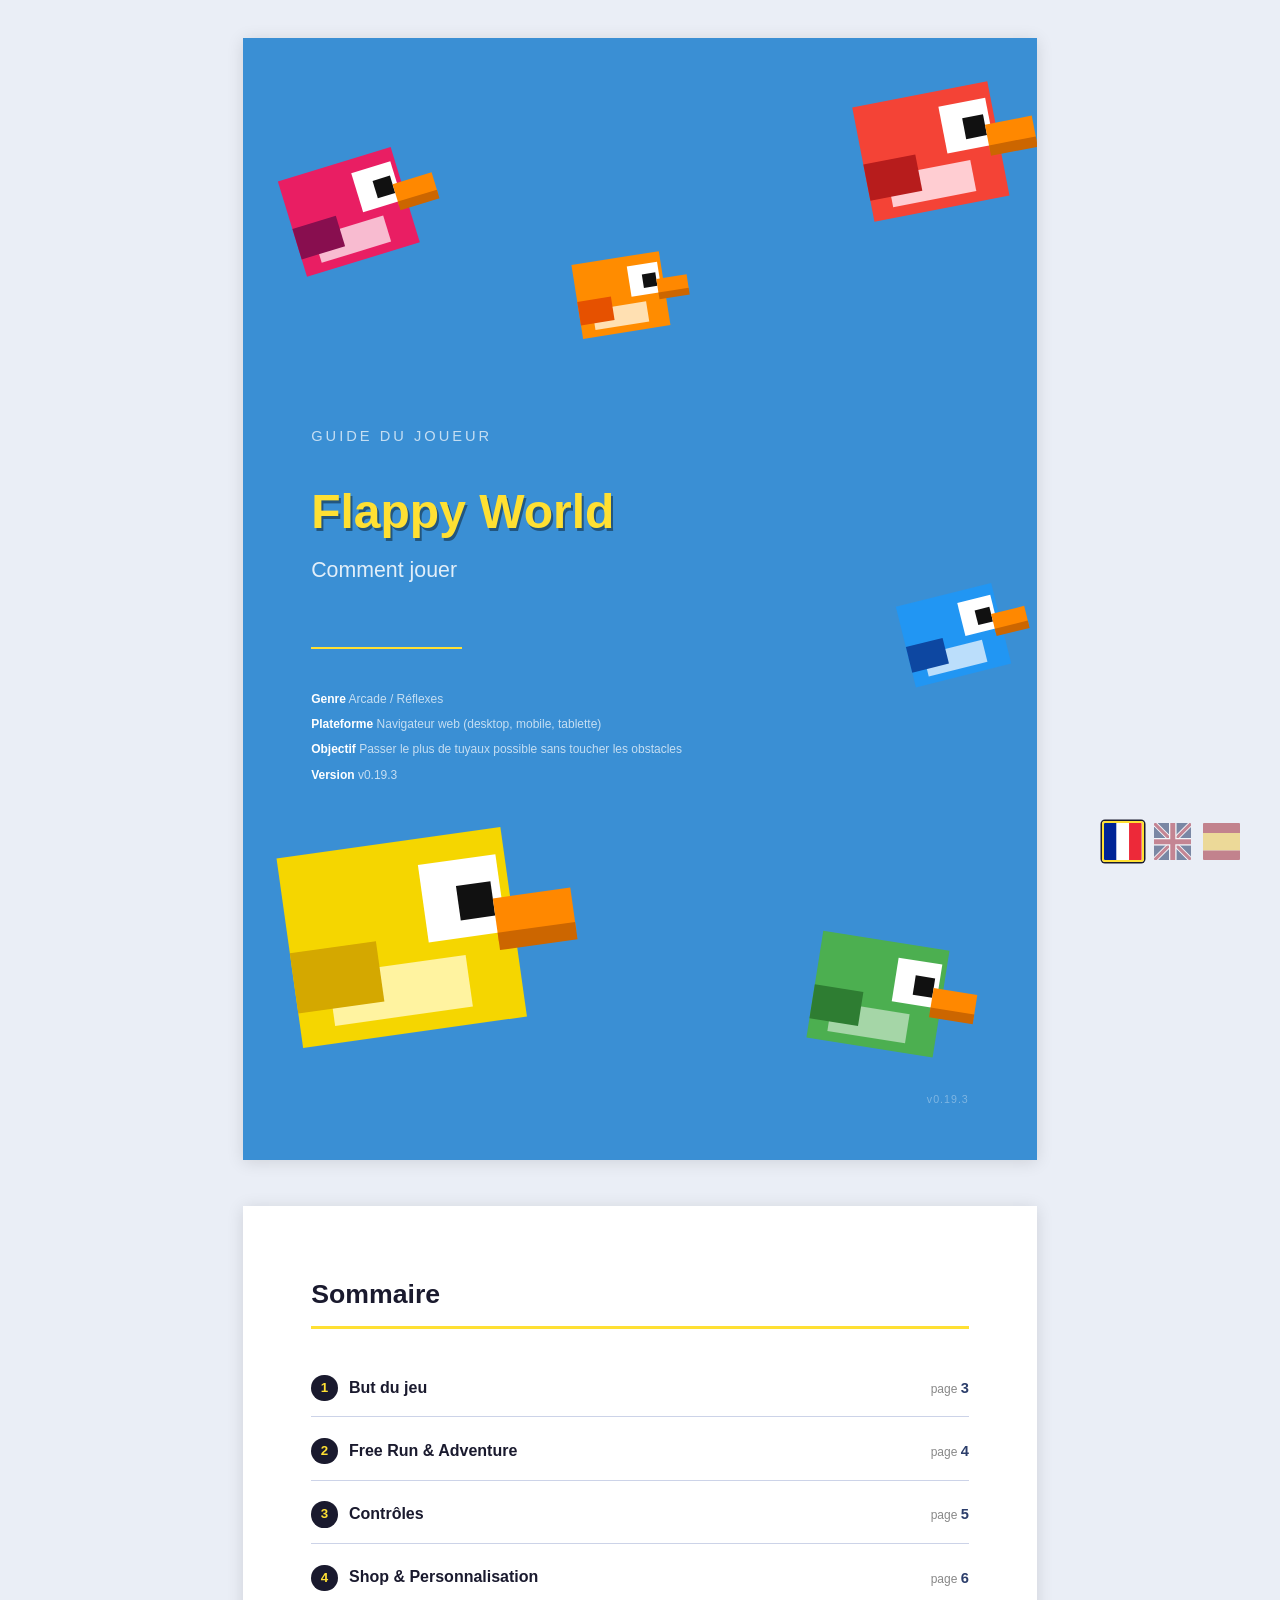
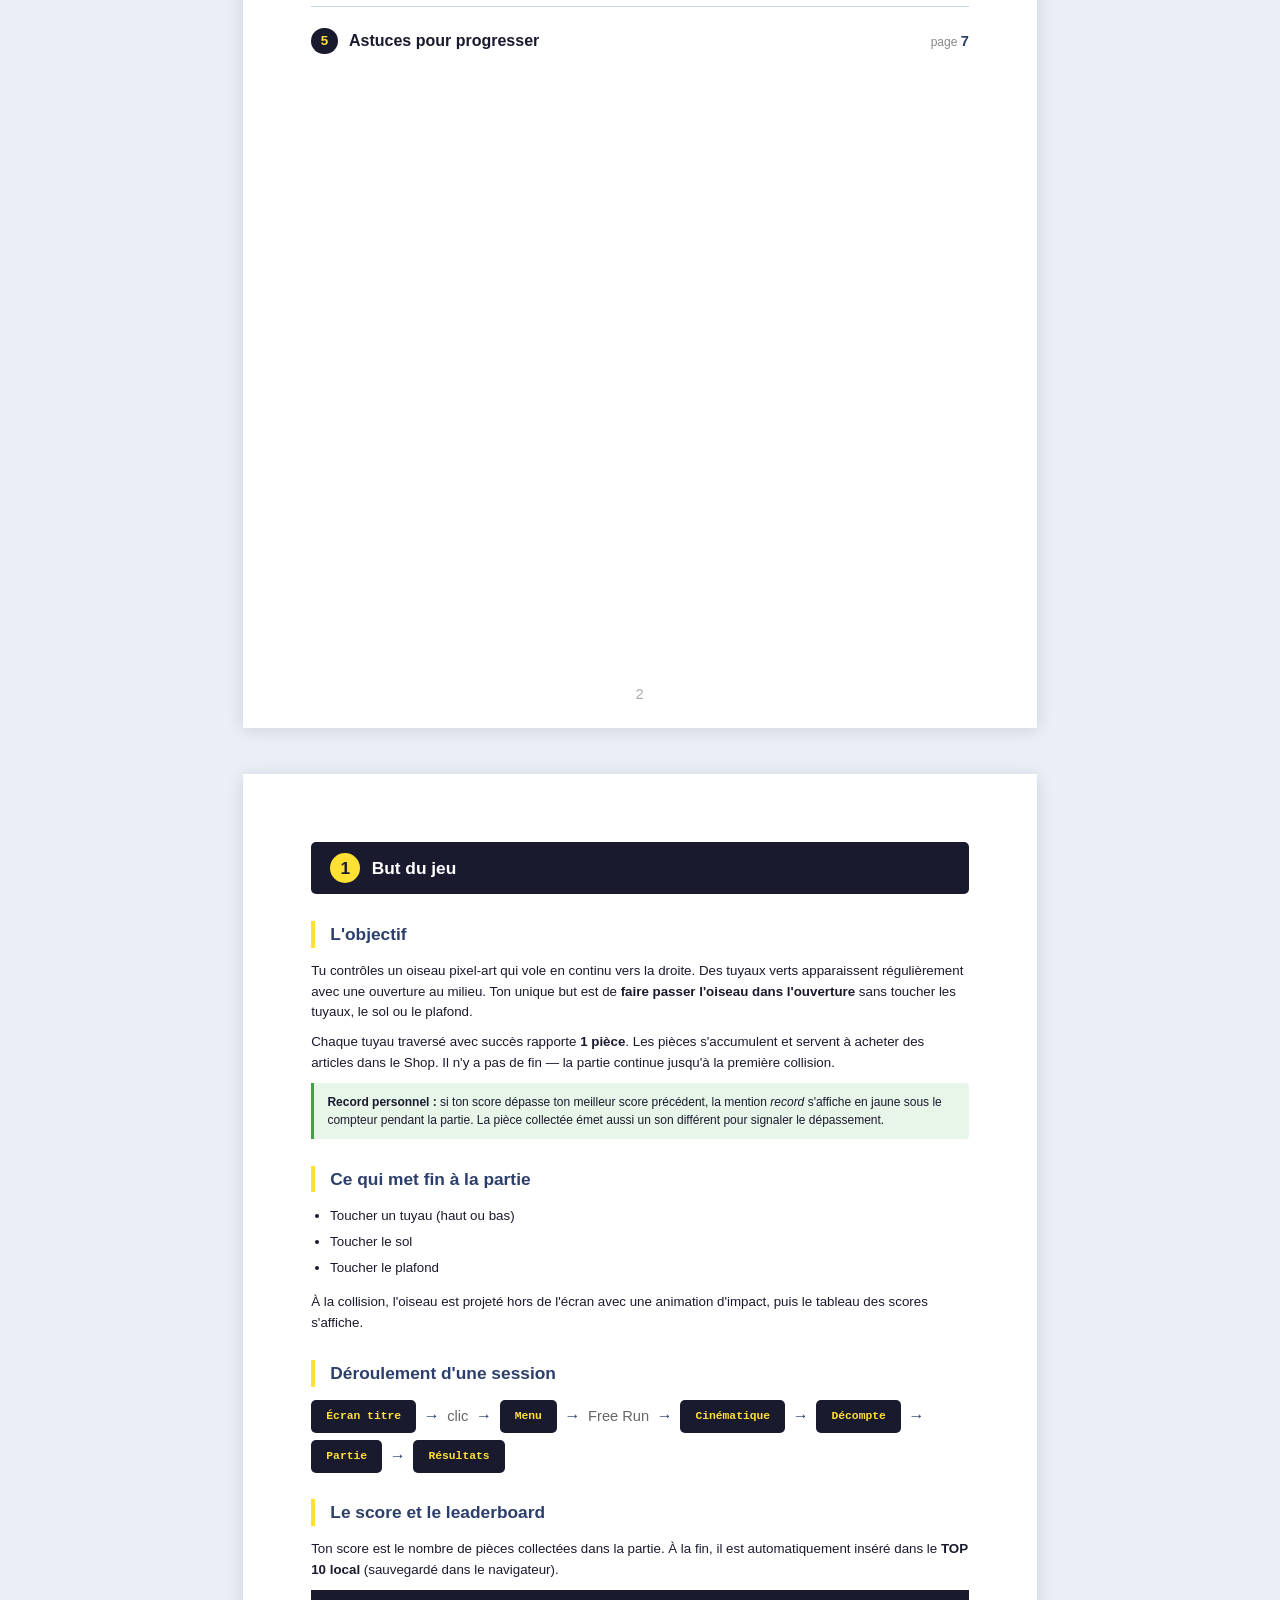
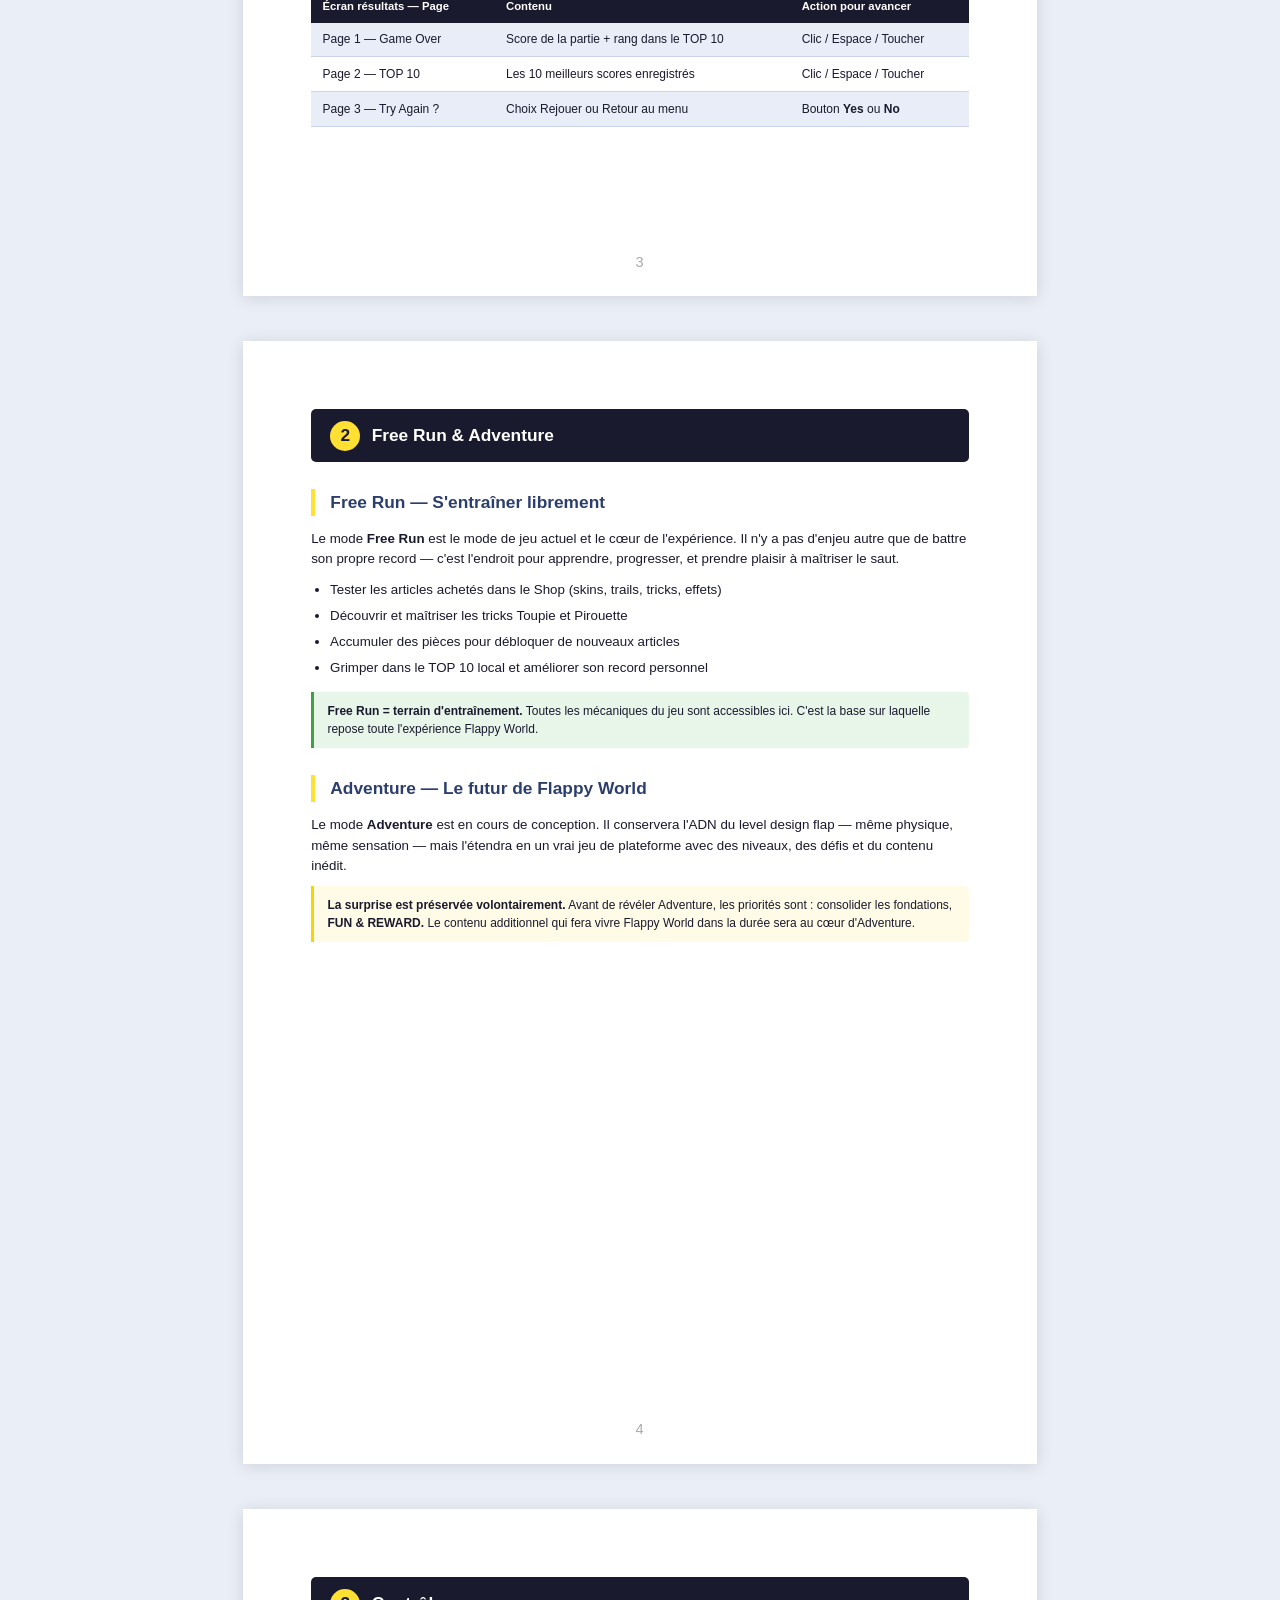
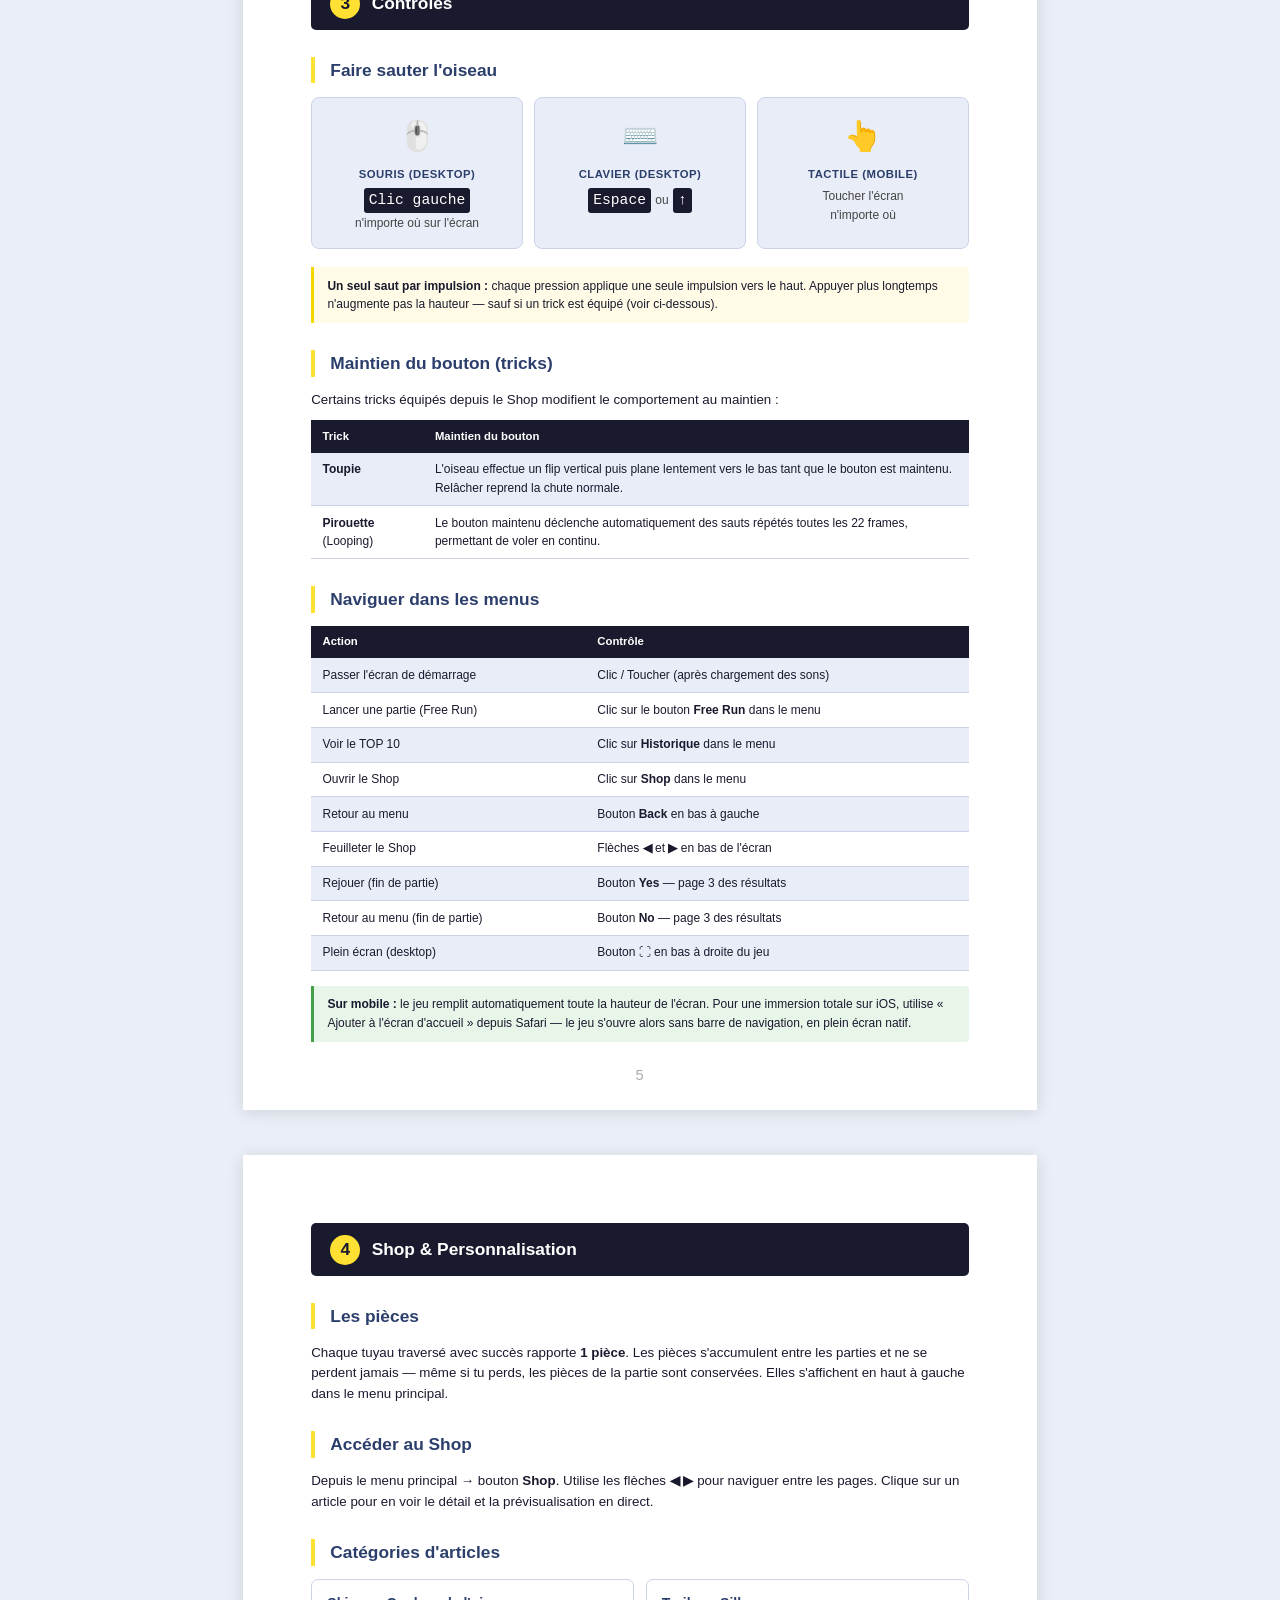
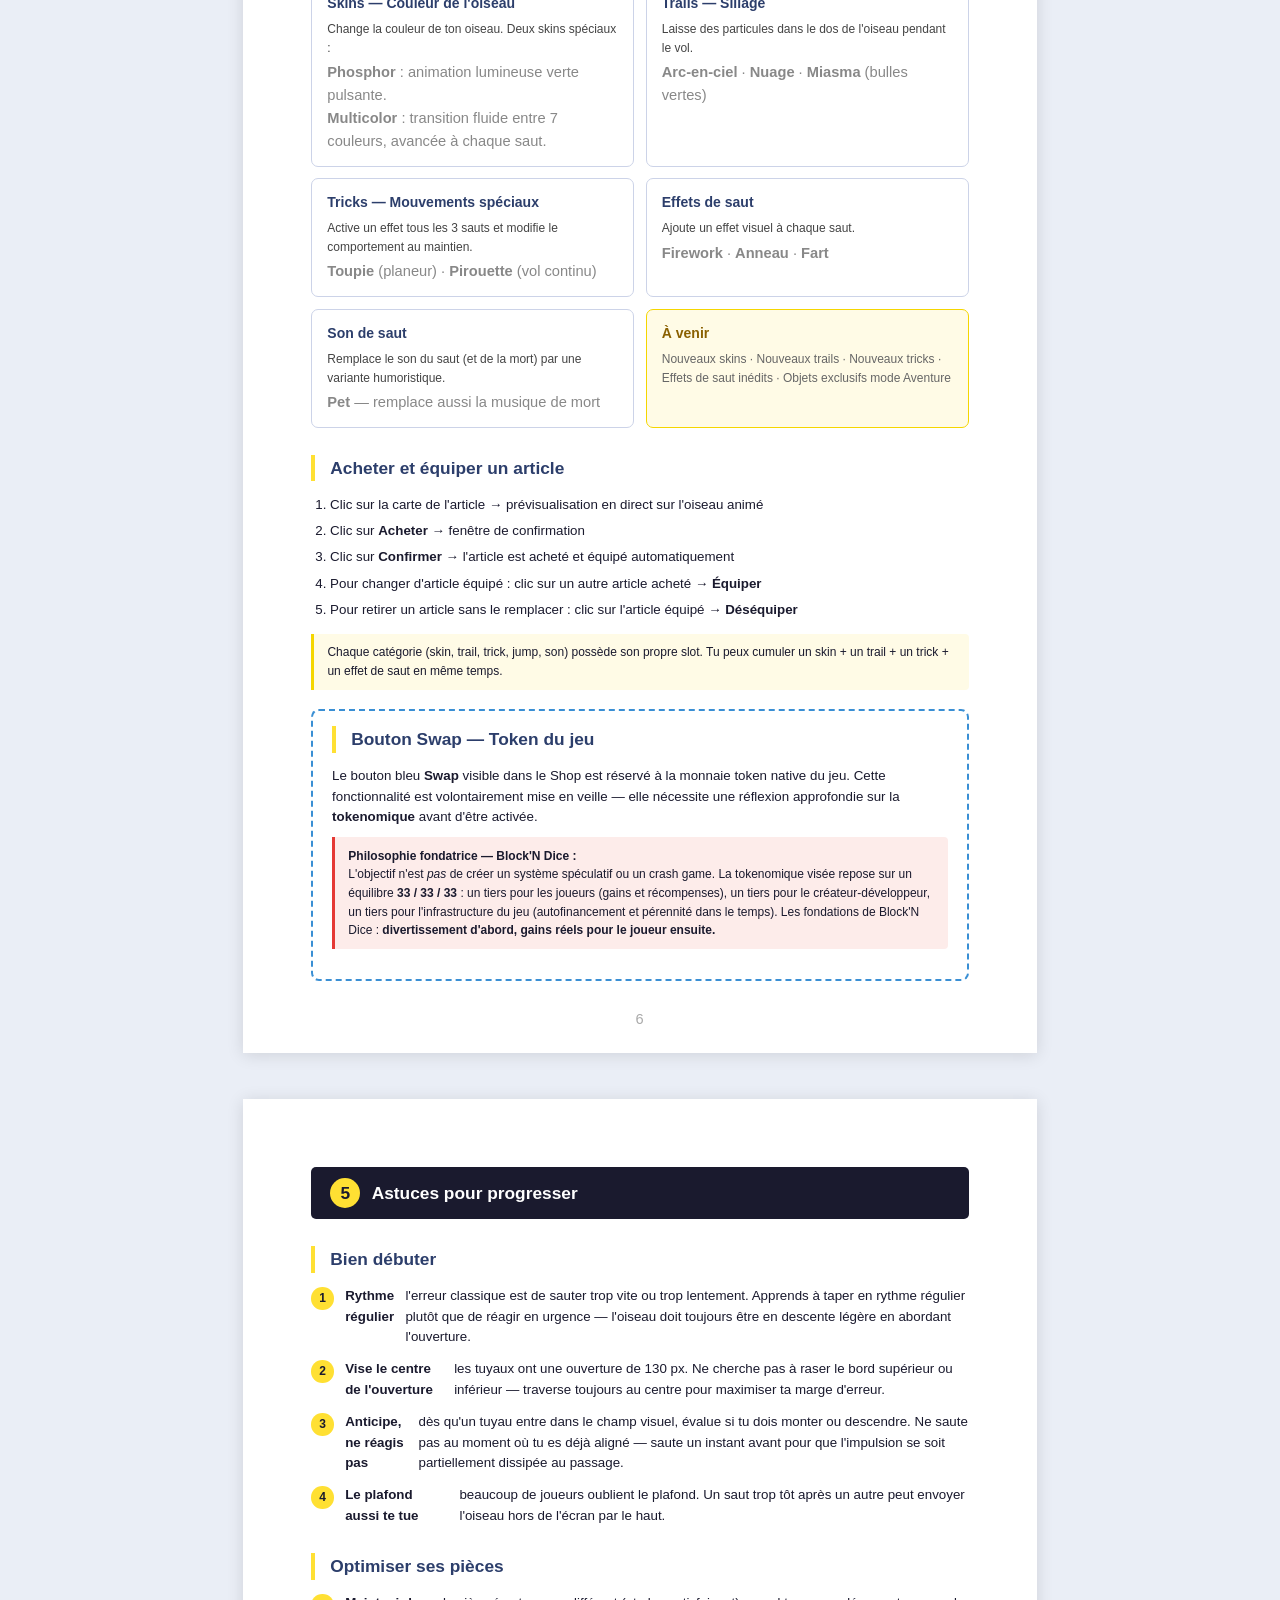
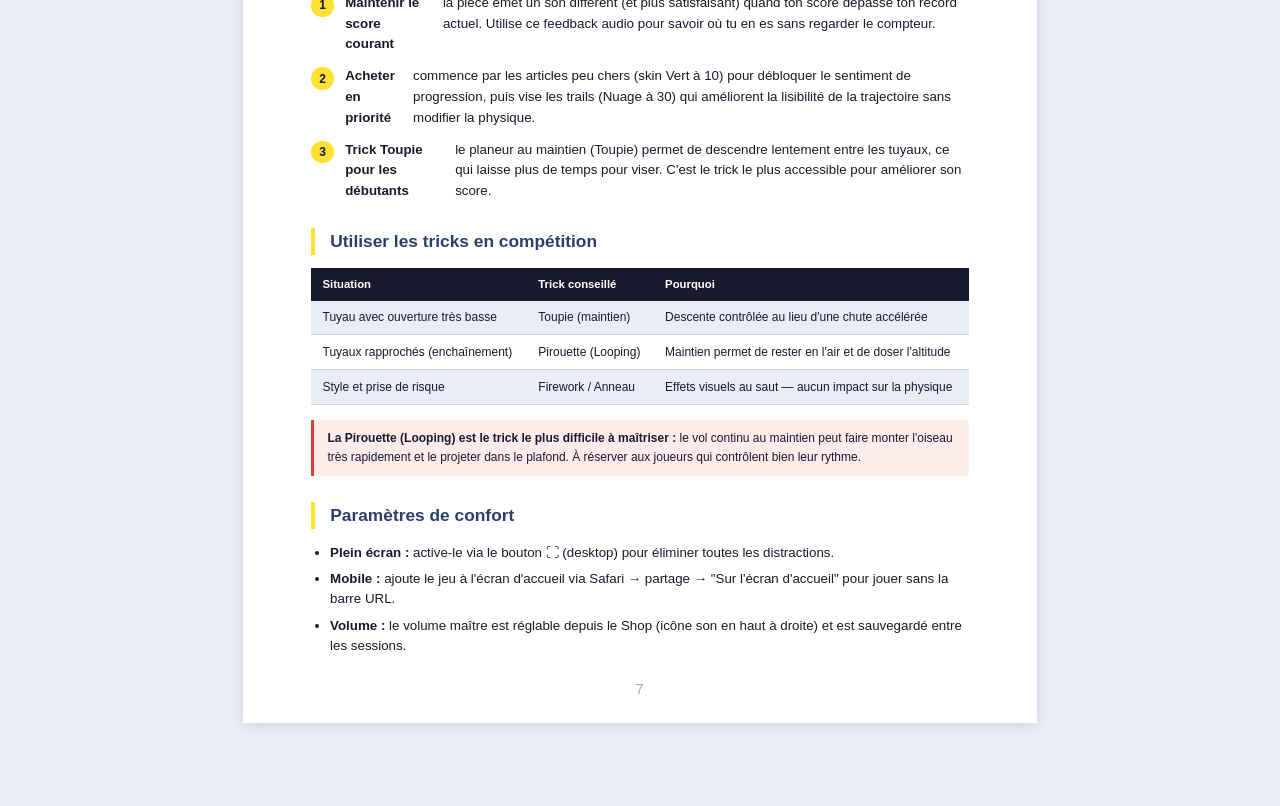
<file: doc/doc_how_to_play.html>
<!DOCTYPE html>
<html lang="fr">
<head>
<meta charset="UTF-8"/>
<title>Flappy World — Comment jouer</title>
  <link rel="icon" type="image/svg+xml" href="data:image/svg+xml,%3Csvg xmlns='http://www.w3.org/2000/svg' viewBox='-16 -14 36 30'%3E%3Cg transform='rotate(-20)'%3E%3Crect x='-13' y='-11' width='26' height='22' fill='%23f5d600'/%3E%3Crect x='-9' y='3' width='16' height='6' fill='%23fff3a0'/%3E%3Crect x='-13' y='0' width='10' height='7' fill='%23d4a800'/%3E%3Crect x='3' y='-8' width='9' height='9' fill='%23fff'/%3E%3Crect x='7' y='-5' width='4' height='4' fill='%23111'/%3E%3Crect x='11' y='-3' width='9' height='5' fill='%23ff8800'/%3E%3Crect x='11' y='1' width='9' height='2' fill='%23cc6600'/%3E%3C/g%3E%3C/svg%3E"/>
<style>
  *, *::before, *::after { box-sizing: border-box; margin: 0; padding: 0; }
  html { font-size: 11pt; }
  body { font-family: 'Helvetica Neue', Arial, sans-serif; color: #1a1a2e; background: #fff; line-height: 1.55; }

  :root {
    --accent:  #ffe033;
    --dark:    #1a1a2e;
    --mid:     #2c3e6b;
    --light:   #e8edf8;
    --border:  #ccd3e8;
    --green:   #2e7d32;
    --red:     #b71c1c;
  }

  .page {
    width: 210mm;
    min-height: 297mm;
    margin: 0 auto 12mm;
    padding: 18mm 18mm 14mm;
    background: #fff;
    position: relative;
  }

  /* ── Couverture ── */
  .cover {
    background: #3a8fd4;
    color: #fff;
    display: flex;
    flex-direction: column;
    justify-content: center;
    align-items: flex-start;
    overflow: hidden;
  }
  .cover-birds-svg {
    position: absolute;
    top: 0; left: 0;
    width: 100%; height: 100%;
    pointer-events: none;
  }
  .cover-tag {
    font-size: 11pt;
    letter-spacing: 3px;
    text-transform: uppercase;
    color: rgba(255,255,255,0.7);
    margin-bottom: 10mm;
  }
  .cover h1 { font-size: 36pt; font-weight: 900; color: var(--accent); text-shadow: 2px 3px 0 rgba(0,0,0,0.4); line-height: 1.1; margin-bottom: 4mm; }
  .cover h2 { font-size: 16pt; font-weight: 400; color: rgba(255,255,255,0.85); margin-bottom: 16mm; }
  .cover-divider { width: 40mm; height: 2px; background: var(--accent); margin-bottom: 10mm; }
  .cover-meta { font-size: 9pt; color: rgba(255,255,255,0.7); line-height: 2.1; }
  .cover-meta strong { color: #fff; }
  .cover-version { position: absolute; bottom: 14mm; right: 18mm; font-size: 8pt; color: rgba(255,255,255,0.35); letter-spacing: 1px; }

  /* ── Entête de section ── */
  .section-header {
    background: var(--dark);
    color: #fff;
    padding: 3mm 5mm;
    border-radius: 5px;
    margin-bottom: 6mm;
    display: flex;
    align-items: center;
    gap: 3mm;
  }
  .section-header .num {
    background: var(--accent);
    color: var(--dark);
    font-weight: 900;
    font-size: 13pt;
    width: 8mm; height: 8mm;
    display: flex; align-items: center; justify-content: center;
    border-radius: 50%;
    flex-shrink: 0;
  }
  .section-header h2 { font-size: 13pt; font-weight: 700; margin: 0; }

  h3 {
    font-size: 13pt;
    font-weight: 800;
    color: var(--mid);
    border-left: 4px solid var(--accent);
    padding-left: 4mm;
    margin: 7mm 0 3.5mm;
  }
  h4 { font-size: 10.5pt; font-weight: 700; color: var(--dark); margin: 4mm 0 2mm; }

  p { margin-bottom: 2.5mm; font-size: 10pt; }
  ul, ol { margin: 2mm 0 3.5mm 5mm; font-size: 10pt; }
  li { margin-bottom: 1.5mm; }

  code {
    font-family: 'Menlo', 'Courier New', monospace;
    font-size: 8.5pt;
    background: #f4f6fc;
    border: 1px solid var(--border);
    border-radius: 3px;
    padding: 0.5px 3px;
  }

  .note {
    background: #fffbe6;
    border-left: 3px solid #f5d600;
    padding: 2.5mm 3.5mm;
    margin: 2mm 0 4mm;
    font-size: 9pt;
    border-radius: 0 4px 4px 0;
  }
  .tip {
    background: #e8f5e9;
    border-left: 3px solid #43a047;
    padding: 2.5mm 3.5mm;
    margin: 2mm 0 4mm;
    font-size: 9pt;
    border-radius: 0 4px 4px 0;
  }
  .warn {
    background: #fdecea;
    border-left: 3px solid #e53935;
    padding: 2.5mm 3.5mm;
    margin: 2mm 0 4mm;
    font-size: 9pt;
    border-radius: 0 4px 4px 0;
  }

  /* ── Contrôles ── */
  .controls-grid {
    display: grid;
    grid-template-columns: 1fr 1fr 1fr;
    gap: 3mm;
    margin: 3mm 0 5mm;
  }
  .ctrl-card {
    background: var(--light);
    border: 1.5px solid var(--border);
    border-radius: 8px;
    padding: 4mm;
    text-align: center;
  }
  .ctrl-icon {
    font-size: 22pt;
    margin-bottom: 2mm;
    display: block;
  }
  .ctrl-device {
    font-size: 8.5pt;
    font-weight: 700;
    color: var(--mid);
    text-transform: uppercase;
    letter-spacing: 0.5px;
    margin-bottom: 1mm;
  }
  .ctrl-action {
    font-size: 9pt;
    color: #444;
  }
  .ctrl-key {
    display: inline-block;
    background: var(--dark);
    color: #fff;
    font-family: 'Menlo', monospace;
    font-size: 11pt;
    padding: 1px 5px;
    border-radius: 3px;
    margin: 1px 1px;
  }

  /* ── Écrans ── */
  .screen-flow {
    display: flex;
    align-items: center;
    gap: 2mm;
    margin: 3mm 0 5mm;
    flex-wrap: wrap;
  }
  .screen-box {
    background: var(--dark);
    color: var(--accent);
    font-family: 'Menlo', monospace;
    font-size: 8.5pt;
    font-weight: 700;
    padding: 2mm 4mm;
    border-radius: 5px;
    white-space: nowrap;
  }
  .screen-arrow {
    color: var(--mid);
    font-size: 12pt;
    font-weight: 700;
  }
  .screen-label {
    font-size: 11pt;
    color: #666;
    white-space: nowrap;
  }

  /* ── Tableau scores ── */
  table { width: 100%; border-collapse: collapse; font-size: 9pt; margin: 2mm 0 4mm; }
  th { background: var(--dark); color: #fff; padding: 2mm 3mm; text-align: left; font-size: 8.5pt; }
  td { padding: 2mm 3mm; border-bottom: 1px solid var(--border); vertical-align: top; }
  tr:nth-child(even) td { background: var(--light); }

  /* ── Shop preview ── */
  .shop-types {
    display: grid;
    grid-template-columns: 1fr 1fr;
    gap: 3mm;
    margin: 3mm 0 5mm;
  }
  .shop-type-card {
    border: 1.5px solid var(--border);
    border-radius: 7px;
    padding: 3.5mm 4mm;
  }
  .shop-type-card .type-name {
    font-weight: 800;
    font-size: 10.5pt;
    color: var(--mid);
    margin-bottom: 1.5mm;
  }
  .shop-type-card p { font-size: 9pt; margin: 0; color: #444; }
  .shop-type-card .examples {
    font-size: 11pt;
    color: #888;
    margin-top: 1mm;
  }

  /* ── Astuces ── */
  .tips-list {
    counter-reset: tips;
    list-style: none;
    margin: 2mm 0 4mm;
  }
  .tips-list li {
    counter-increment: tips;
    display: flex;
    gap: 3mm;
    align-items: flex-start;
    margin-bottom: 3mm;
    font-size: 10pt;
  }
  .tips-list li::before {
    content: counter(tips);
    background: var(--accent);
    color: var(--dark);
    font-weight: 900;
    font-size: 9pt;
    min-width: 6mm;
    height: 6mm;
    border-radius: 50%;
    display: flex;
    align-items: center;
    justify-content: center;
    flex-shrink: 0;
    margin-top: 0.3mm;
  }

  /* ── Sommaire ── */
  .toc-title {
    font-size: 20pt;
    font-weight: 900;
    color: var(--dark);
    margin-bottom: 8mm;
    padding-bottom: 3mm;
    border-bottom: 3px solid var(--accent);
  }
  .toc-list {
    list-style: none;
    margin: 0; padding: 0;
  }
  .toc-list li {
    display: flex;
    align-items: center;
    gap: 3mm;
    padding: 4mm 0;
    border-bottom: 1px solid var(--border);
    font-size: 12pt;
  }
  .toc-list li:last-child { border-bottom: none; }
  .toc-num {
    background: var(--dark);
    color: var(--accent);
    font-weight: 900;
    font-size: 10pt;
    width: 7mm; height: 7mm;
    display: inline-flex;
    align-items: center;
    justify-content: center;
    border-radius: 50%;
    flex-shrink: 0;
  }
  .toc-label { font-weight: 700; color: var(--dark); flex: 1; }
  .toc-page {
    font-size: 9pt;
    color: #888;
    white-space: nowrap;
  }
  .toc-page strong { color: var(--mid); font-size: 11pt; }

  /* ── Sélecteur de langue ── */
  .lang-switcher {
    position: fixed;
    bottom: 10mm;
    right: 10mm;
    display: flex;
    gap: 2mm;
    z-index: 200;
  }
  .lang-btn {
    width: 11mm; height: 11mm;
    border-radius: 3px;
    border: 2.5px solid transparent;
    display: block;
    cursor: pointer;
    background: none;
    padding: 0;
    overflow: hidden;
    transition: opacity 0.2s, border-color 0.2s;
  }
  .lang-btn svg { display: block; width: 100%; height: 100%; }
  .lang-active {
    border-color: var(--accent);
    box-shadow: 0 0 0 1.5px var(--dark);
  }
  .lang-soon {
    opacity: 0.5;
    filter: grayscale(30%);
  }

  /* ── Numéro de page ── */
  body { counter-reset: pagenum 1; }
  .page:not(.cover) { counter-increment: pagenum; }
  .page:not(.cover)::after {
    content: counter(pagenum);
    position: absolute;
    bottom: 6mm;
    left: 50%;
    transform: translateX(-50%);
    font-size: 11pt;
    color: #aaa;
    letter-spacing: 1px;
  }

  /* ── Impression ── */
  @media print {
    body { background: #fff; }
    .page {
      width: 100%; margin: 0;
      padding: 14mm 16mm 12mm;
      page-break-after: always;
      min-height: auto;
      box-shadow: none;
    }
    .page:last-child { page-break-after: avoid; }
    @page { size: A4; margin: 0; }
  }
  @media screen {
    body { background: #eaeef6; padding: 10mm 0; }
    .page { box-shadow: 0 2px 16px rgba(0,0,0,0.12); }
  }
</style>
</head>
<body>

<!-- ══════════════════════════════════
     PAGE 1 — COUVERTURE
══════════════════════════════════ -->
<div class="page cover">
  <!-- Oiseaux pixel-art — viewBox = A4 en mm (210×297) -->
  <svg class="cover-birds-svg" viewBox="0 0 210 297" xmlns="http://www.w3.org/2000/svg">
    <!-- Jaune — grand, bas gauche -->
    <g transform="translate(42,238) rotate(-8) scale(2.3)">
      <rect x="-13" y="-11" width="26" height="22" fill="#f5d600"/>
      <rect x="-9" y="3" width="16" height="6" fill="#fff3a0"/>
      <rect x="-13" y="0" width="10" height="7" fill="#d4a800"/>
      <rect x="3" y="-8" width="9" height="9" fill="#fff"/>
      <rect x="7" y="-5" width="4" height="4" fill="#111"/>
      <rect x="11" y="-3" width="9" height="5" fill="#ff8800"/>
      <rect x="11" y="1" width="9" height="2" fill="#cc6600"/>
    </g>
    <!-- Rose — petit, haut gauche -->
    <g transform="translate(28,46) rotate(-17) scale(1.2)">
      <rect x="-13" y="-11" width="26" height="22" fill="#e91e63"/>
      <rect x="-9" y="3" width="16" height="6" fill="#f8bbd0"/>
      <rect x="-13" y="0" width="10" height="7" fill="#880e4f"/>
      <rect x="3" y="-8" width="9" height="9" fill="#fff"/>
      <rect x="7" y="-5" width="4" height="4" fill="#111"/>
      <rect x="11" y="-3" width="9" height="5" fill="#ff8800"/>
      <rect x="11" y="1" width="9" height="2" fill="#cc6600"/>
    </g>
    <!-- Rouge — moyen, haut droit -->
    <g transform="translate(182,30) rotate(-11) scale(1.4)">
      <rect x="-13" y="-11" width="26" height="22" fill="#f44336"/>
      <rect x="-9" y="3" width="16" height="6" fill="#ffcdd2"/>
      <rect x="-13" y="0" width="10" height="7" fill="#b71c1c"/>
      <rect x="3" y="-8" width="9" height="9" fill="#fff"/>
      <rect x="7" y="-5" width="4" height="4" fill="#111"/>
      <rect x="11" y="-3" width="9" height="5" fill="#ff8800"/>
      <rect x="11" y="1" width="9" height="2" fill="#cc6600"/>
    </g>
    <!-- Vert — moyen, bas droit -->
    <g transform="translate(168,253) rotate(9) scale(1.3)">
      <rect x="-13" y="-11" width="26" height="22" fill="#4caf50"/>
      <rect x="-9" y="3" width="16" height="6" fill="#a5d6a7"/>
      <rect x="-13" y="0" width="10" height="7" fill="#2e7d32"/>
      <rect x="3" y="-8" width="9" height="9" fill="#fff"/>
      <rect x="7" y="-5" width="4" height="4" fill="#111"/>
      <rect x="11" y="-3" width="9" height="5" fill="#ff8800"/>
      <rect x="11" y="1" width="9" height="2" fill="#cc6600"/>
    </g>
    <!-- Bleu — petit, centre droit -->
    <g transform="translate(188,158) rotate(-14) scale(1.0)">
      <rect x="-13" y="-11" width="26" height="22" fill="#2196f3"/>
      <rect x="-9" y="3" width="16" height="6" fill="#bbdefb"/>
      <rect x="-13" y="0" width="10" height="7" fill="#0d47a1"/>
      <rect x="3" y="-8" width="9" height="9" fill="#fff"/>
      <rect x="7" y="-5" width="4" height="4" fill="#111"/>
      <rect x="11" y="-3" width="9" height="5" fill="#ff8800"/>
      <rect x="11" y="1" width="9" height="2" fill="#cc6600"/>
    </g>
    <!-- Orange — très petit, haut centre -->
    <g transform="translate(100,68) rotate(-9) scale(0.9)">
      <rect x="-13" y="-11" width="26" height="22" fill="#ff8c00"/>
      <rect x="-9" y="3" width="16" height="6" fill="#ffe0b2"/>
      <rect x="-13" y="0" width="10" height="7" fill="#e65100"/>
      <rect x="3" y="-8" width="9" height="9" fill="#fff"/>
      <rect x="7" y="-5" width="4" height="4" fill="#111"/>
      <rect x="11" y="-3" width="9" height="5" fill="#ff8800"/>
      <rect x="11" y="1" width="9" height="2" fill="#cc6600"/>
    </g>
  </svg>
  <div class="cover-tag" data-i18n="cover.tag">Guide du joueur</div>
  <h1>Flappy World</h1>
  <h2 data-i18n="cover.h2">Comment jouer</h2>
  <div class="cover-divider"></div>
  <div class="cover-meta" data-i18n-html="cover.meta"><strong>Genre</strong> Arcade / Réflexes<br><strong>Plateforme</strong> Navigateur web (desktop, mobile, tablette)<br><strong>Objectif</strong> Passer le plus de tuyaux possible sans toucher les obstacles<br><strong>Version</strong> v0.19.3</div>
  <div class="cover-version">v0.19.3</div>
</div>


<!-- ══════════════════════════════════
     PAGE 2 — SOMMAIRE
══════════════════════════════════ -->
<div class="page">
  <div class="toc-title" data-i18n="toc.title">Sommaire</div>
  <ul class="toc-list">
    <li><span class="toc-num">1</span><span class="toc-label" data-i18n="toc.1">But du jeu</span><span class="toc-page">page <strong>3</strong></span></li>
    <li><span class="toc-num">2</span><span class="toc-label" data-i18n="toc.2">Free Run &amp; Adventure</span><span class="toc-page">page <strong>4</strong></span></li>
    <li><span class="toc-num">3</span><span class="toc-label" data-i18n="toc.3">Contrôles</span><span class="toc-page">page <strong>5</strong></span></li>
    <li><span class="toc-num">4</span><span class="toc-label" data-i18n="toc.4">Shop &amp; Personnalisation</span><span class="toc-page">page <strong>6</strong></span></li>
    <li><span class="toc-num">5</span><span class="toc-label" data-i18n="toc.5">Astuces pour progresser</span><span class="toc-page">page <strong>7</strong></span></li>
  </ul>
</div>


<!-- ══════════════════════════════════
     PAGE 3 — BUT DU JEU
══════════════════════════════════ -->
<div class="page">
  <div class="section-header"><div class="num">1</div><h2 data-i18n="s1.h2">But du jeu</h2></div>

  <h3 data-i18n="s1.h3.obj">L'objectif</h3>
  <p data-i18n-html="s1.p1">Tu contrôles un oiseau pixel-art qui vole en continu vers la droite. Des tuyaux verts apparaissent régulièrement avec une ouverture au milieu. Ton unique but est de <strong>faire passer l'oiseau dans l'ouverture</strong> sans toucher les tuyaux, le sol ou le plafond.</p>
  <p data-i18n-html="s1.p2">Chaque tuyau traversé avec succès rapporte <strong>1 pièce</strong>. Les pièces s'accumulent et servent à acheter des articles dans le Shop. Il n'y a pas de fin — la partie continue jusqu'à la première collision.</p>

  <div class="tip" data-i18n-html="s1.tip"><strong>Record personnel :</strong> si ton score dépasse ton meilleur score précédent, la mention <em>record</em> s'affiche en jaune sous le compteur pendant la partie. La pièce collectée émet aussi un son différent pour signaler le dépassement.</div>

  <h3 data-i18n="s1.h3.end">Ce qui met fin à la partie</h3>
  <ul data-i18n-html="s1.end.list"><li>Toucher un tuyau (haut ou bas)</li><li>Toucher le sol</li><li>Toucher le plafond</li></ul>
  <p data-i18n-html="s1.p.collision">À la collision, l'oiseau est projeté hors de l'écran avec une animation d'impact, puis le tableau des scores s'affiche.</p>

  <h3 data-i18n="s1.h3.flow">Déroulement d'une session</h3>
  <div class="screen-flow">
    <div class="screen-box" data-i18n="flow.title">Écran titre</div><div class="screen-arrow">→</div>
    <div class="screen-label" data-i18n="flow.click">clic</div><div class="screen-arrow">→</div>
    <div class="screen-box">Menu</div><div class="screen-arrow">→</div>
    <div class="screen-label" data-i18n="flow.freerun">Free Run</div><div class="screen-arrow">→</div>
    <div class="screen-box" data-i18n="flow.cinematic">Cinématique</div><div class="screen-arrow">→</div>
    <div class="screen-box" data-i18n="flow.countdown">Décompte</div><div class="screen-arrow">→</div>
    <div class="screen-box" data-i18n="flow.game">Partie</div><div class="screen-arrow">→</div>
    <div class="screen-box" data-i18n="flow.results">Résultats</div>
  </div>

  <h3 data-i18n="s1.h3.score">Le score et le leaderboard</h3>
  <p data-i18n-html="s1.p.score">Ton score est le nombre de pièces collectées dans la partie. À la fin, il est automatiquement inséré dans le <strong>TOP 10 local</strong> (sauvegardé dans le navigateur).</p>
  <table data-i18n-html="s1.table.score">
    <tr><th>Écran résultats — Page</th><th>Contenu</th><th>Action pour avancer</th></tr>
    <tr><td>Page 1 — Game Over</td><td>Score de la partie + rang dans le TOP 10</td><td>Clic / Espace / Toucher</td></tr>
    <tr><td>Page 2 — TOP 10</td><td>Les 10 meilleurs scores enregistrés</td><td>Clic / Espace / Toucher</td></tr>
    <tr><td>Page 3 — Try Again ?</td><td>Choix Rejouer ou Retour au menu</td><td>Bouton <strong>Yes</strong> ou <strong>No</strong></td></tr>
  </table>
</div>


<!-- ══════════════════════════════════
     PAGE 4 — FREE RUN & ADVENTURE
══════════════════════════════════ -->
<div class="page">
  <div class="section-header"><div class="num">2</div><h2 data-i18n="s2.h2">Free Run &amp; Adventure</h2></div>

  <h3 data-i18n="s2.h3.freerun">Free Run — S'entraîner librement</h3>
  <p data-i18n-html="s2.p.freerun">Le mode <strong>Free Run</strong> est le mode de jeu actuel et le cœur de l'expérience. Il n'y a pas d'enjeu autre que de battre son propre record — c'est l'endroit pour apprendre, progresser, et prendre plaisir à maîtriser le saut.</p>
  <ul data-i18n-html="s2.freerun.list"><li>Tester les articles achetés dans le Shop (skins, trails, tricks, effets)</li><li>Découvrir et maîtriser les tricks Toupie et Pirouette</li><li>Accumuler des pièces pour débloquer de nouveaux articles</li><li>Grimper dans le TOP 10 local et améliorer son record personnel</li></ul>
  <div class="tip" data-i18n-html="s2.freerun.tip"><strong>Free Run = terrain d'entraînement.</strong> Toutes les mécaniques du jeu sont accessibles ici. C'est la base sur laquelle repose toute l'expérience Flappy World.</div>

  <h3 data-i18n="s2.h3.adv">Adventure — Le futur de Flappy World</h3>
  <p data-i18n-html="s2.p.adv">Le mode <strong>Adventure</strong> est en cours de conception. Il conservera l'ADN du level design flap — même physique, même sensation — mais l'étendra en un vrai jeu de plateforme avec des niveaux, des défis et du contenu inédit.</p>
  <div class="note" data-i18n-html="s2.adv.note"><strong>La surprise est préservée volontairement.</strong> Avant de révéler Adventure, les priorités sont : consolider les fondations, <strong>FUN &amp; REWARD.</strong> Le contenu additionnel qui fera vivre Flappy World dans la durée sera au cœur d'Adventure.</div>
</div>


<!-- ══════════════════════════════════
     PAGE 5 — CONTRÔLES
══════════════════════════════════ -->
<div class="page">
  <div class="section-header"><div class="num">3</div><h2 data-i18n="s3.h2">Contrôles</h2></div>

  <h3 data-i18n="s3.h3.jump">Faire sauter l'oiseau</h3>
  <div class="controls-grid">
    <div class="ctrl-card"><span class="ctrl-icon">🖱️</span><div class="ctrl-device" data-i18n="s3.dev.mouse">Souris (desktop)</div><div class="ctrl-action" data-i18n-html="s3.act.mouse"><span class="ctrl-key">Clic gauche</span><br>n'importe où sur l'écran</div></div>
    <div class="ctrl-card"><span class="ctrl-icon">⌨️</span><div class="ctrl-device" data-i18n="s3.dev.kbd">Clavier (desktop)</div><div class="ctrl-action" data-i18n-html="s3.act.kbd"><span class="ctrl-key">Espace</span> ou <span class="ctrl-key">↑</span></div></div>
    <div class="ctrl-card"><span class="ctrl-icon">👆</span><div class="ctrl-device" data-i18n="s3.dev.touch">Tactile (mobile)</div><div class="ctrl-action" data-i18n-html="s3.act.touch">Toucher l'écran<br>n'importe où</div></div>
  </div>
  <div class="note" data-i18n-html="s3.note.jump"><strong>Un seul saut par impulsion :</strong> chaque pression applique une seule impulsion vers le haut. Appuyer plus longtemps n'augmente pas la hauteur — sauf si un trick est équipé (voir ci-dessous).</div>

  <h3 data-i18n="s3.h3.hold">Maintien du bouton (tricks)</h3>
  <p data-i18n="s3.p.hold">Certains tricks équipés depuis le Shop modifient le comportement au maintien :</p>
  <table data-i18n-html="s3.table.tricks">
    <tr><th>Trick</th><th>Maintien du bouton</th></tr>
    <tr><td><strong>Toupie</strong></td><td>L'oiseau effectue un flip vertical puis plane lentement vers le bas tant que le bouton est maintenu. Relâcher reprend la chute normale.</td></tr>
    <tr><td><strong>Pirouette</strong> (Looping)</td><td>Le bouton maintenu déclenche automatiquement des sauts répétés toutes les 22 frames, permettant de voler en continu.</td></tr>
  </table>

  <h3 data-i18n="s3.h3.nav">Naviguer dans les menus</h3>
  <table data-i18n-html="s3.table.nav">
    <tr><th>Action</th><th>Contrôle</th></tr>
    <tr><td>Passer l'écran de démarrage</td><td>Clic / Toucher (après chargement des sons)</td></tr>
    <tr><td>Lancer une partie (Free Run)</td><td>Clic sur le bouton <strong>Free Run</strong> dans le menu</td></tr>
    <tr><td>Voir le TOP 10</td><td>Clic sur <strong>Historique</strong> dans le menu</td></tr>
    <tr><td>Ouvrir le Shop</td><td>Clic sur <strong>Shop</strong> dans le menu</td></tr>
    <tr><td>Retour au menu</td><td>Bouton <strong>Back</strong> en bas à gauche</td></tr>
    <tr><td>Feuilleter le Shop</td><td>Flèches <strong>◀</strong> et <strong>▶</strong> en bas de l'écran</td></tr>
    <tr><td>Rejouer (fin de partie)</td><td>Bouton <strong>Yes</strong> — page 3 des résultats</td></tr>
    <tr><td>Retour au menu (fin de partie)</td><td>Bouton <strong>No</strong> — page 3 des résultats</td></tr>
    <tr><td>Plein écran (desktop)</td><td>Bouton ⛶ en bas à droite du jeu</td></tr>
  </table>
  <div class="tip" data-i18n-html="s3.tip.mobile"><strong>Sur mobile :</strong> le jeu remplit automatiquement toute la hauteur de l'écran. Pour une immersion totale sur iOS, utilise « Ajouter à l'écran d'accueil » depuis Safari — le jeu s'ouvre alors sans barre de navigation, en plein écran natif.</div>
</div>


<!-- ══════════════════════════════════
     PAGE 4 — SHOP & PERSONNALISATION
══════════════════════════════════ -->
<div class="page">
  <div class="section-header"><div class="num">4</div><h2 data-i18n="s4.h2">Shop &amp; Personnalisation</h2></div>

  <h3 data-i18n="s4.h3.coins">Les pièces</h3>
  <p data-i18n-html="s4.p.coins">Chaque tuyau traversé avec succès rapporte <strong>1 pièce</strong>. Les pièces s'accumulent entre les parties et ne se perdent jamais — même si tu perds, les pièces de la partie sont conservées. Elles s'affichent en haut à gauche dans le menu principal.</p>

  <h3 data-i18n="s4.h3.access">Accéder au Shop</h3>
  <p data-i18n-html="s4.p.access">Depuis le menu principal → bouton <strong>Shop</strong>. Utilise les flèches <strong>◀ ▶</strong> pour naviguer entre les pages. Clique sur un article pour en voir le détail et la prévisualisation en direct.</p>

  <h3 data-i18n="s4.h3.cats">Catégories d'articles</h3>
  <div class="shop-types">
    <div class="shop-type-card"><div class="type-name" data-i18n="s4.cat.skin">Skins — Couleur de l'oiseau</div><p data-i18n="s4.cat.skin.p">Change la couleur de ton oiseau. Deux skins spéciaux :</p><p class="examples" data-i18n-html="s4.cat.skin.ex"><strong>Phosphor</strong> : animation lumineuse verte pulsante.<br><strong>Multicolor</strong> : transition fluide entre 7 couleurs, avancée à chaque saut.</p></div>
    <div class="shop-type-card"><div class="type-name" data-i18n="s4.cat.trail">Trails — Sillage</div><p data-i18n="s4.cat.trail.p">Laisse des particules dans le dos de l'oiseau pendant le vol.</p><p class="examples" data-i18n-html="s4.cat.trail.ex"><strong>Arc-en-ciel</strong> · <strong>Nuage</strong> · <strong>Miasma</strong> (bulles vertes)</p></div>
    <div class="shop-type-card"><div class="type-name" data-i18n="s4.cat.trick">Tricks — Mouvements spéciaux</div><p data-i18n="s4.cat.trick.p">Active un effet tous les 3 sauts et modifie le comportement au maintien.</p><p class="examples" data-i18n-html="s4.cat.trick.ex"><strong>Toupie</strong> (planeur) · <strong>Pirouette</strong> (vol continu)</p></div>
    <div class="shop-type-card"><div class="type-name" data-i18n="s4.cat.jump">Effets de saut</div><p data-i18n="s4.cat.jump.p">Ajoute un effet visuel à chaque saut.</p><p class="examples" data-i18n-html="s4.cat.jump.ex"><strong>Firework</strong> · <strong>Anneau</strong> · <strong>Fart</strong></p></div>
    <div class="shop-type-card"><div class="type-name" data-i18n="s4.cat.sound">Son de saut</div><p data-i18n="s4.cat.sound.p">Remplace le son du saut (et de la mort) par une variante humoristique.</p><p class="examples" data-i18n-html="s4.cat.sound.ex"><strong>Pet</strong> — remplace aussi la musique de mort</p></div>
    <div class="shop-type-card" style="background:#fffbe6; border-color:#f5d600;"><div class="type-name" style="color:#8a6000;" data-i18n="s4.cat.soon">À venir</div><p style="color:#666;" data-i18n="s4.cat.soon.p">Nouveaux skins · Nouveaux trails · Nouveaux tricks · Effets de saut inédits · Objets exclusifs mode Aventure</p></div>
  </div>

  <h3 data-i18n="s4.h3.buy">Acheter et équiper un article</h3>
  <ol data-i18n-html="s4.buy.list"><li>Clic sur la carte de l'article → prévisualisation en direct sur l'oiseau animé</li><li>Clic sur <strong>Acheter</strong> → fenêtre de confirmation</li><li>Clic sur <strong>Confirmer</strong> → l'article est acheté et équipé automatiquement</li><li>Pour changer d'article équipé : clic sur un autre article acheté → <strong>Équiper</strong></li><li>Pour retirer un article sans le remplacer : clic sur l'article équipé → <strong>Déséquiper</strong></li></ol>
  <div class="note" data-i18n-html="s4.note.slots">Chaque catégorie (skin, trail, trick, jump, son) possède son propre slot. Tu peux cumuler un skin + un trail + un trick + un effet de saut en même temps.</div>

  <div style="border: 2px dashed #3a8fd4; border-radius: 8px; padding: 4mm 5mm; margin: 5mm 0;">
  <h3 style="margin-top: 0;" data-i18n="s4.swap.h3">Bouton Swap — Token du jeu</h3>
  <p data-i18n-html="s4.swap.p">Le bouton bleu <strong>Swap</strong> visible dans le Shop est réservé à la monnaie token native du jeu. Cette fonctionnalité est volontairement mise en veille — elle nécessite une réflexion approfondie sur la <strong>tokenomique</strong> avant d'être activée.</p>
  <div class="warn" data-i18n-html="s4.swap.warn"><strong>Philosophie fondatrice — Block'N Dice :</strong><br>L'objectif n'est <em>pas</em> de créer un système spéculatif ou un crash game. La tokenomique visée repose sur un équilibre <strong>33 / 33 / 33</strong> : un tiers pour les joueurs (gains et récompenses), un tiers pour le créateur-développeur, un tiers pour l'infrastructure du jeu (autofinancement et pérennité dans le temps). Les fondations de Block'N Dice : <strong>divertissement d'abord, gains réels pour le joueur ensuite.</strong></div>
  </div>
</div>


<!-- ══════════════════════════════════
     PAGE 5 — ASTUCES
══════════════════════════════════ -->
<div class="page">
  <div class="section-header"><div class="num">5</div><h2 data-i18n="s5.h2">Astuces pour progresser</h2></div>

  <h3 data-i18n="s5.h3.start">Bien débuter</h3>
  <ul class="tips-list" data-i18n-html="s5.start.list"><li><strong>Rythme régulier</strong> l'erreur classique est de sauter trop vite ou trop lentement. Apprends à taper en rythme régulier plutôt que de réagir en urgence — l'oiseau doit toujours être en descente légère en abordant l'ouverture.</li><li><strong>Vise le centre de l'ouverture</strong> les tuyaux ont une ouverture de 130 px. Ne cherche pas à raser le bord supérieur ou inférieur — traverse toujours au centre pour maximiser ta marge d'erreur.</li><li><strong>Anticipe, ne réagis pas</strong> dès qu'un tuyau entre dans le champ visuel, évalue si tu dois monter ou descendre. Ne saute pas au moment où tu es déjà aligné — saute un instant avant pour que l'impulsion se soit partiellement dissipée au passage.</li><li><strong>Le plafond aussi te tue</strong> beaucoup de joueurs oublient le plafond. Un saut trop tôt après un autre peut envoyer l'oiseau hors de l'écran par le haut.</li></ul>

  <h3 data-i18n="s5.h3.coins">Optimiser ses pièces</h3>
  <ul class="tips-list" data-i18n-html="s5.coins.list"><li><strong>Maintenir le score courant</strong> la pièce émet un son différent (et plus satisfaisant) quand ton score dépasse ton record actuel. Utilise ce feedback audio pour savoir où tu en es sans regarder le compteur.</li><li><strong>Acheter en priorité</strong> commence par les articles peu chers (skin Vert à 10) pour débloquer le sentiment de progression, puis vise les trails (Nuage à 30) qui améliorent la lisibilité de la trajectoire sans modifier la physique.</li><li><strong>Trick Toupie pour les débutants</strong> le planeur au maintien (Toupie) permet de descendre lentement entre les tuyaux, ce qui laisse plus de temps pour viser. C'est le trick le plus accessible pour améliorer son score.</li></ul>

  <h3 data-i18n="s5.h3.tricks">Utiliser les tricks en compétition</h3>
  <table data-i18n-html="s5.tricks.table"><tr><th>Situation</th><th>Trick conseillé</th><th>Pourquoi</th></tr><tr><td>Tuyau avec ouverture très basse</td><td>Toupie (maintien)</td><td>Descente contrôlée au lieu d'une chute accélérée</td></tr><tr><td>Tuyaux rapprochés (enchaînement)</td><td>Pirouette (Looping)</td><td>Maintien permet de rester en l'air et de doser l'altitude</td></tr><tr><td>Style et prise de risque</td><td>Firework / Anneau</td><td>Effets visuels au saut — aucun impact sur la physique</td></tr></table>

  <div class="warn" data-i18n-html="s5.warn.looping"><strong>La Pirouette (Looping) est le trick le plus difficile à maîtriser :</strong> le vol continu au maintien peut faire monter l'oiseau très rapidement et le projeter dans le plafond. À réserver aux joueurs qui contrôlent bien leur rythme.</div>

  <h3 data-i18n="s5.h3.comfort">Paramètres de confort</h3>
  <ul data-i18n-html="s5.comfort.list"><li><strong>Plein écran :</strong> active-le via le bouton ⛶ (desktop) pour éliminer toutes les distractions.</li><li><strong>Mobile :</strong> ajoute le jeu à l'écran d'accueil via Safari → partage → "Sur l'écran d'accueil" pour jouer sans la barre URL.</li><li><strong>Volume :</strong> le volume maître est réglable depuis le Shop (icône son en haut à droite) et est sauvegardé entre les sessions.</li></ul>
</div>

<div class="lang-switcher">
  <button class="lang-btn lang-active" data-lang="fr" onclick="setLang('fr')" title="Français">
    <svg viewBox="0 0 30 30" xmlns="http://www.w3.org/2000/svg" preserveAspectRatio="none"><rect x="0" y="0" width="10" height="30" fill="#002395"/><rect x="10" y="0" width="10" height="30" fill="#fff"/><rect x="20" y="0" width="10" height="30" fill="#ED2939"/></svg>
  </button>
  <button class="lang-btn lang-soon" data-lang="en" onclick="setLang('en')" title="English">
    <svg viewBox="0 0 30 30" xmlns="http://www.w3.org/2000/svg" preserveAspectRatio="none"><rect width="30" height="30" fill="#012169"/><line x1="0" y1="0" x2="30" y2="30" stroke="#fff" stroke-width="4"/><line x1="30" y1="0" x2="0" y2="30" stroke="#fff" stroke-width="4"/><line x1="0" y1="0" x2="30" y2="30" stroke="#C8102E" stroke-width="2.5"/><line x1="30" y1="0" x2="0" y2="30" stroke="#C8102E" stroke-width="2.5"/><rect x="12" y="0" width="6" height="30" fill="#fff"/><rect x="0" y="12" width="30" height="6" fill="#fff"/><rect x="13" y="0" width="4" height="30" fill="#C8102E"/><rect x="0" y="13" width="30" height="4" fill="#C8102E"/></svg>
  </button>
  <button class="lang-btn lang-soon" data-lang="es" onclick="setLang('es')" title="Español">
    <svg viewBox="0 0 30 30" xmlns="http://www.w3.org/2000/svg" preserveAspectRatio="none"><rect x="0" y="0" width="30" height="8" fill="#c60b1e"/><rect x="0" y="8" width="30" height="14" fill="#ffc400"/><rect x="0" y="22" width="30" height="8" fill="#c60b1e"/></svg>
  </button>
</div>

<script>
const T = {
  fr: {
    'cover.tag':'Guide du joueur','cover.h2':'Comment jouer',
    'cover.meta':'<strong>Genre</strong> Arcade / Réflexes<br><strong>Plateforme</strong> Navigateur web (desktop, mobile, tablette)<br><strong>Objectif</strong> Passer le plus de tuyaux possible sans toucher les obstacles<br><strong>Version</strong> v0.19.3',
    'toc.title':'Sommaire','toc.1':'But du jeu','toc.2':'Free Run &amp; Adventure','toc.3':'Contrôles','toc.4':'Shop &amp; Personnalisation','toc.5':'Astuces pour progresser',
    's1.h2':'But du jeu','s1.h3.obj':"L'objectif",
    's1.p1':"Tu contrôles un oiseau pixel-art qui vole en continu vers la droite. Des tuyaux verts apparaissent régulièrement avec une ouverture au milieu. Ton unique but est de <strong>faire passer l'oiseau dans l'ouverture</strong> sans toucher les tuyaux, le sol ou le plafond.",
    's1.p2':"Chaque tuyau traversé avec succès rapporte <strong>1 pièce</strong>. Les pièces s'accumulent et servent à acheter des articles dans le Shop. Il n'y a pas de fin — la partie continue jusqu'à la première collision.",
    's1.tip':"<strong>Record personnel :</strong> si ton score dépasse ton meilleur score précédent, la mention <em>record</em> s'affiche en jaune sous le compteur pendant la partie. La pièce collectée émet aussi un son différent pour signaler le dépassement.",
    's1.h3.end':'Ce qui met fin à la partie','s1.end.list':'<li>Toucher un tuyau (haut ou bas)</li><li>Toucher le sol</li><li>Toucher le plafond</li>',
    's1.p.collision':"À la collision, l'oiseau est projeté hors de l'écran avec une animation d'impact, puis le tableau des scores s'affiche.",
    's1.h3.flow':"Déroulement d'une session",'flow.title':'Écran titre','flow.click':'clic','flow.freerun':'Free Run','flow.cinematic':'Cinématique','flow.countdown':'Décompte','flow.game':'Partie','flow.results':'Résultats',
    's1.h3.score':'Le score et le leaderboard','s1.p.score':"Ton score est le nombre de pièces collectées dans la partie. À la fin, il est automatiquement inséré dans le <strong>TOP 10 local</strong> (sauvegardé dans le navigateur).",
    's1.table.score':"<tr><th>Écran résultats — Page</th><th>Contenu</th><th>Action pour avancer</th></tr><tr><td>Page 1 — Game Over</td><td>Score de la partie + rang dans le TOP 10</td><td>Clic / Espace / Toucher</td></tr><tr><td>Page 2 — TOP 10</td><td>Les 10 meilleurs scores enregistrés</td><td>Clic / Espace / Toucher</td></tr><tr><td>Page 3 — Try Again ?</td><td>Choix Rejouer ou Retour au menu</td><td>Bouton <strong>Yes</strong> ou <strong>No</strong></td></tr>",
    's2.h2':'Free Run &amp; Adventure','s2.h3.freerun':"Free Run — S'entraîner librement",
    's2.p.freerun':"Le mode <strong>Free Run</strong> est le mode de jeu actuel et le cœur de l'expérience. Il n'y a pas d'enjeu autre que de battre son propre record — c'est l'endroit pour apprendre, progresser, et prendre plaisir à maîtriser le saut.",
    's2.freerun.list':'<li>Tester les articles achetés dans le Shop (skins, trails, tricks, effets)</li><li>Découvrir et maîtriser les tricks Toupie et Pirouette</li><li>Accumuler des pièces pour débloquer de nouveaux articles</li><li>Grimper dans le TOP 10 local et améliorer son record personnel</li>',
    's2.freerun.tip':"<strong>Free Run = terrain d'entraînement.</strong> Toutes les mécaniques du jeu sont accessibles ici. C'est la base sur laquelle repose toute l'expérience Flappy World.",
    's2.h3.adv':'Adventure — Le futur de Flappy World','s2.p.adv':"Le mode <strong>Adventure</strong> est en cours de conception. Il conservera l'ADN du level design flap — même physique, même sensation — mais l'étendra en un vrai jeu de plateforme avec des niveaux, des défis et du contenu inédit.",
    's2.adv.note':'<strong>La surprise est préservée volontairement.</strong> Avant de révéler Adventure, les priorités sont : consolider les fondations, <strong>FUN &amp; REWARD.</strong> Le contenu additionnel qui fera vivre Flappy World dans la durée sera au cœur d\'Adventure.',
    's3.h2':'Contrôles','s3.h3.jump':"Faire sauter l'oiseau",'s3.dev.mouse':'Souris (desktop)','s3.act.mouse':'<span class="ctrl-key">Clic gauche</span><br>n\'importe où sur l\'écran','s3.dev.kbd':'Clavier (desktop)','s3.act.kbd':'<span class="ctrl-key">Espace</span> ou <span class="ctrl-key">↑</span>','s3.dev.touch':'Tactile (mobile)','s3.act.touch':"Toucher l'écran<br>n'importe où",
    's3.note.jump':"<strong>Un seul saut par impulsion :</strong> chaque pression applique une seule impulsion vers le haut. Appuyer plus longtemps n'augmente pas la hauteur — sauf si un trick est équipé (voir ci-dessous).",
    's3.h3.hold':'Maintien du bouton (tricks)','s3.p.hold':'Certains tricks équipés depuis le Shop modifient le comportement au maintien :',
    's3.table.tricks':"<tr><th>Trick</th><th>Maintien du bouton</th></tr><tr><td><strong>Toupie</strong></td><td>L'oiseau effectue un flip vertical puis plane lentement vers le bas tant que le bouton est maintenu. Relâcher reprend la chute normale.</td></tr><tr><td><strong>Pirouette</strong> (Looping)</td><td>Le bouton maintenu déclenche automatiquement des sauts répétés toutes les 22 frames, permettant de voler en continu.</td></tr>",
    's3.h3.nav':'Naviguer dans les menus','s3.table.nav':"<tr><th>Action</th><th>Contrôle</th></tr><tr><td>Passer l'écran de démarrage</td><td>Clic / Toucher (après chargement des sons)</td></tr><tr><td>Lancer une partie (Free Run)</td><td>Clic sur le bouton <strong>Free Run</strong> dans le menu</td></tr><tr><td>Voir le TOP 10</td><td>Clic sur <strong>Historique</strong> dans le menu</td></tr><tr><td>Ouvrir le Shop</td><td>Clic sur <strong>Shop</strong> dans le menu</td></tr><tr><td>Retour au menu</td><td>Bouton <strong>Back</strong> en bas à gauche</td></tr><tr><td>Feuilleter le Shop</td><td>Flèches <strong>◀</strong> et <strong>▶</strong> en bas de l'écran</td></tr><tr><td>Rejouer (fin de partie)</td><td>Bouton <strong>Yes</strong> — page 3 des résultats</td></tr><tr><td>Retour au menu (fin de partie)</td><td>Bouton <strong>No</strong> — page 3 des résultats</td></tr><tr><td>Plein écran (desktop)</td><td>Bouton ⛶ en bas à droite du jeu</td></tr>",
    's3.tip.mobile':"<strong>Sur mobile :</strong> le jeu remplit automatiquement toute la hauteur de l'écran. Pour une immersion totale sur iOS, utilise « Ajouter à l'écran d'accueil » depuis Safari — le jeu s'ouvre alors sans barre de navigation, en plein écran natif.",
    's4.h2':'Shop &amp; Personnalisation','s4.h3.coins':'Les pièces','s4.p.coins':"Chaque tuyau traversé avec succès rapporte <strong>1 pièce</strong>. Les pièces s'accumulent entre les parties et ne se perdent jamais — même si tu perds, les pièces de la partie sont conservées. Elles s'affichent en haut à gauche dans le menu principal.",
    's4.h3.access':'Accéder au Shop','s4.p.access':"Depuis le menu principal → bouton <strong>Shop</strong>. Utilise les flèches <strong>◀ ▶</strong> pour naviguer entre les pages. Clique sur un article pour en voir le détail et la prévisualisation en direct.",
    's4.h3.cats':"Catégories d'articles",
    's4.cat.skin':"Skins — Couleur de l'oiseau",'s4.cat.skin.p':'Change la couleur de ton oiseau. Deux skins spéciaux :','s4.cat.skin.ex':'<strong>Phosphor</strong> : animation lumineuse verte pulsante.<br><strong>Multicolor</strong> : transition fluide entre 7 couleurs, avancée à chaque saut.',
    's4.cat.trail':'Trails — Sillage','s4.cat.trail.p':"Laisse des particules dans le dos de l'oiseau pendant le vol.",'s4.cat.trail.ex':'<strong>Arc-en-ciel</strong> · <strong>Nuage</strong> · <strong>Miasma</strong> (bulles vertes)',
    's4.cat.trick':'Tricks — Mouvements spéciaux','s4.cat.trick.p':'Active un effet tous les 3 sauts et modifie le comportement au maintien.','s4.cat.trick.ex':'<strong>Toupie</strong> (planeur) · <strong>Pirouette</strong> (vol continu)',
    's4.cat.jump':'Effets de saut','s4.cat.jump.p':'Ajoute un effet visuel à chaque saut.','s4.cat.jump.ex':'<strong>Firework</strong> · <strong>Anneau</strong> · <strong>Fart</strong>',
    's4.cat.sound':'Son de saut','s4.cat.sound.p':'Remplace le son du saut (et de la mort) par une variante humoristique.','s4.cat.sound.ex':'<strong>Pet</strong> — remplace aussi la musique de mort',
    's4.cat.soon':'À venir','s4.cat.soon.p':'Nouveaux skins · Nouveaux trails · Nouveaux tricks · Effets de saut inédits · Objets exclusifs mode Aventure',
    's4.h3.buy':'Acheter et équiper un article','s4.buy.list':"<li>Clic sur la carte de l'article → prévisualisation en direct sur l'oiseau animé</li><li>Clic sur <strong>Acheter</strong> → fenêtre de confirmation</li><li>Clic sur <strong>Confirmer</strong> → l'article est acheté et équipé automatiquement</li><li>Pour changer d'article équipé : clic sur un autre article acheté → <strong>Équiper</strong></li><li>Pour retirer un article sans le remplacer : clic sur l'article équipé → <strong>Déséquiper</strong></li>",
    's4.note.slots':'Chaque catégorie (skin, trail, trick, jump, son) possède son propre slot. Tu peux cumuler un skin + un trail + un trick + un effet de saut en même temps.',
    's4.swap.h3':'Bouton Swap — Token du jeu','s4.swap.p':"Le bouton bleu <strong>Swap</strong> visible dans le Shop est réservé à la monnaie token native du jeu. Cette fonctionnalité est volontairement mise en veille — elle nécessite une réflexion approfondie sur la <strong>tokenomique</strong> avant d'être activée.",
    's4.swap.warn':"<strong>Philosophie fondatrice — Block'N Dice :</strong><br>L'objectif n'est <em>pas</em> de créer un système spéculatif ou un crash game. La tokenomique visée repose sur un équilibre <strong>33 / 33 / 33</strong> : un tiers pour les joueurs (gains et récompenses), un tiers pour le créateur-développeur, un tiers pour l'infrastructure du jeu (autofinancement et pérennité dans le temps). Les fondations de Block'N Dice : <strong>divertissement d'abord, gains réels pour le joueur ensuite.</strong>",
    's5.h2':'Astuces pour progresser','s5.h3.start':'Bien débuter','s5.start.list':'<li><strong>Rythme régulier</strong> l\'erreur classique est de sauter trop vite ou trop lentement. Apprends à taper en rythme régulier plutôt que de réagir en urgence — l\'oiseau doit toujours être en descente légère en abordant l\'ouverture.</li><li><strong>Vise le centre de l\'ouverture</strong> les tuyaux ont une ouverture de 130 px. Ne cherche pas à raser le bord supérieur ou inférieur — traverse toujours au centre pour maximiser ta marge d\'erreur.</li><li><strong>Anticipe, ne réagis pas</strong> dès qu\'un tuyau entre dans le champ visuel, évalue si tu dois monter ou descendre. Ne saute pas au moment où tu es déjà aligné — saute un instant avant pour que l\'impulsion se soit partiellement dissipée au passage.</li><li><strong>Le plafond aussi te tue</strong> beaucoup de joueurs oublient le plafond. Un saut trop tôt après un autre peut envoyer l\'oiseau hors de l\'écran par le haut.</li>',
    's5.h3.coins':'Optimiser ses pièces','s5.coins.list':'<li><strong>Maintenir le score courant</strong> la pièce émet un son différent (et plus satisfaisant) quand ton score dépasse ton record actuel. Utilise ce feedback audio pour savoir où tu en es sans regarder le compteur.</li><li><strong>Acheter en priorité</strong> commence par les articles peu chers (skin Vert à 10) pour débloquer le sentiment de progression, puis vise les trails (Nuage à 30) qui améliorent la lisibilité de la trajectoire sans modifier la physique.</li><li><strong>Trick Toupie pour les débutants</strong> le planeur au maintien (Toupie) permet de descendre lentement entre les tuyaux, ce qui laisse plus de temps pour viser. C\'est le trick le plus accessible pour améliorer son score.</li>',
    's5.h3.tricks':'Utiliser les tricks en compétition','s5.tricks.table':'<tr><th>Situation</th><th>Trick conseillé</th><th>Pourquoi</th></tr><tr><td>Tuyau avec ouverture très basse</td><td>Toupie (maintien)</td><td>Descente contrôlée au lieu d\'une chute accélérée</td></tr><tr><td>Tuyaux rapprochés (enchaînement)</td><td>Pirouette (Looping)</td><td>Maintien permet de rester en l\'air et de doser l\'altitude</td></tr><tr><td>Style et prise de risque</td><td>Firework / Anneau</td><td>Effets visuels au saut — aucun impact sur la physique</td></tr>',
    's5.warn.looping':'<strong>La Pirouette (Looping) est le trick le plus difficile à maîtriser :</strong> le vol continu au maintien peut faire monter l\'oiseau très rapidement et le projeter dans le plafond. À réserver aux joueurs qui contrôlent bien leur rythme.',
    's5.h3.comfort':'Paramètres de confort','s5.comfort.list':'<li><strong>Plein écran :</strong> active-le via le bouton ⛶ (desktop) pour éliminer toutes les distractions.</li><li><strong>Mobile :</strong> ajoute le jeu à l\'écran d\'accueil via Safari → partage → "Sur l\'écran d\'accueil" pour jouer sans la barre URL.</li><li><strong>Volume :</strong> le volume maître est réglable depuis le Shop (icône son en haut à droite) et est sauvegardé entre les sessions.</li>'
  },
  en: {
    'cover.tag':"Player's Guide",'cover.h2':'How to play',
    'cover.meta':'<strong>Genre</strong> Arcade / Reflex<br><strong>Platform</strong> Web browser (desktop, mobile, tablet)<br><strong>Objective</strong> Pass as many pipes as possible without hitting obstacles<br><strong>Version</strong> v0.19.3',
    'toc.title':'Contents','toc.1':'Game Objective','toc.2':'Free Run &amp; Adventure','toc.3':'Controls','toc.4':'Shop &amp; Customization','toc.5':'Tips to Progress',
    's1.h2':'Game Objective','s1.h3.obj':'The objective',
    's1.p1':'You control a pixel-art bird flying continuously to the right. Green pipes appear regularly with a gap in the middle. Your only goal is to <strong>guide the bird through the gap</strong> without hitting the pipes, the ground, or the ceiling.',
    's1.p2':'Each pipe passed successfully earns <strong>1 coin</strong>. Coins accumulate and are used to buy items in the Shop. There is no end — the run continues until the first collision.',
    's1.tip':'<strong>Personal record:</strong> if your score beats your previous best, the word <em>record</em> appears in yellow below the counter during the run. The collected coin also plays a different sound to signal the new record.',
    's1.h3.end':'What ends the run','s1.end.list':'<li>Hitting a pipe (top or bottom)</li><li>Hitting the ground</li><li>Hitting the ceiling</li>',
    's1.p.collision':'On collision, the bird is launched off-screen with an impact animation, then the score screen appears.',
    's1.h3.flow':'Session flow','flow.title':'Title screen','flow.click':'click','flow.freerun':'Free Run','flow.cinematic':'Cinematic','flow.countdown':'Countdown','flow.game':'Game','flow.results':'Results',
    's1.h3.score':'Score &amp; leaderboard','s1.p.score':'Your score is the number of coins collected during the run. At the end, it is automatically inserted into the <strong>local TOP 10</strong> (saved in the browser).',
    's1.table.score':'<tr><th>Results screen — Page</th><th>Content</th><th>Action to continue</th></tr><tr><td>Page 1 — Game Over</td><td>Run score + rank in TOP 10</td><td>Click / Space / Tap</td></tr><tr><td>Page 2 — TOP 10</td><td>Top 10 best scores saved</td><td>Click / Space / Tap</td></tr><tr><td>Page 3 — Try Again?</td><td>Play again or Return to menu</td><td>Button <strong>Yes</strong> or <strong>No</strong></td></tr>',
    's2.h2':'Free Run &amp; Adventure','s2.h3.freerun':'Free Run — Practice freely',
    's2.p.freerun':'<strong>Free Run</strong> is the current game mode and the heart of the experience. There is no pressure other than beating your own record — this is the place to learn, improve, and enjoy mastering the jump.',
    's2.freerun.list':'<li>Test items purchased in the Shop (skins, trails, tricks, effects)</li><li>Discover and master the Toupie and Pirouette tricks</li><li>Accumulate coins to unlock new items</li><li>Climb the local TOP 10 and improve your personal record</li>',
    's2.freerun.tip':'<strong>Free Run = training ground.</strong> All game mechanics are accessible here. It is the foundation on which the entire Flappy World experience rests.',
    's2.h3.adv':'Adventure — The future of Flappy World','s2.p.adv':'<strong>Adventure</strong> mode is currently in development. It will preserve the flap level-design DNA — same physics, same feel — but extend it into a full platformer with levels, challenges, and new content.',
    's2.adv.note':'<strong>The surprise is intentionally preserved.</strong> Before revealing Adventure, the priorities are: consolidate the foundations, <strong>FUN &amp; REWARD.</strong> The additional content that will keep Flappy World alive long-term will be at the heart of Adventure.',
    's3.h2':'Controls','s3.h3.jump':'Making the bird jump','s3.dev.mouse':'Mouse (desktop)','s3.act.mouse':'<span class="ctrl-key">Left click</span><br>anywhere on screen','s3.dev.kbd':'Keyboard (desktop)','s3.act.kbd':'<span class="ctrl-key">Space</span> or <span class="ctrl-key">↑</span>','s3.dev.touch':'Touch (mobile)','s3.act.touch':'Tap the screen<br>anywhere',
    's3.note.jump':'<strong>One jump per press:</strong> each press applies a single upward impulse. Holding longer does not increase height — unless a trick is equipped (see below).',
    's3.h3.hold':'Holding the button (tricks)','s3.p.hold':'Some tricks equipped from the Shop modify the behaviour when the button is held:',
    's3.table.tricks':'<tr><th>Trick</th><th>Hold button</th></tr><tr><td><strong>Toupie</strong></td><td>The bird performs a vertical flip then slowly glides downward while the button is held. Releasing resumes normal fall.</td></tr><tr><td><strong>Pirouette</strong> (Looping)</td><td>Holding the button automatically triggers repeated jumps every 22 frames, allowing continuous flight.</td></tr>',
    's3.h3.nav':'Navigating menus','s3.table.nav':'<tr><th>Action</th><th>Control</th></tr><tr><td>Skip the start screen</td><td>Click / Tap (after sounds load)</td></tr><tr><td>Start a run (Free Run)</td><td>Click the <strong>Free Run</strong> button in the menu</td></tr><tr><td>View TOP 10</td><td>Click <strong>History</strong> in the menu</td></tr><tr><td>Open Shop</td><td>Click <strong>Shop</strong> in the menu</td></tr><tr><td>Return to menu</td><td><strong>Back</strong> button bottom-left</td></tr><tr><td>Browse Shop</td><td>Arrows <strong>◀</strong> and <strong>▶</strong> at the bottom</td></tr><tr><td>Play again (end of run)</td><td><strong>Yes</strong> button — page 3 of results</td></tr><tr><td>Return to menu (end of run)</td><td><strong>No</strong> button — page 3 of results</td></tr><tr><td>Fullscreen (desktop)</td><td>⛶ button bottom-right of the game</td></tr>',
    's3.tip.mobile':'<strong>On mobile:</strong> the game automatically fills the entire screen height. For full immersion on iOS, use "Add to Home Screen" from Safari — the game opens without a navigation bar, in native fullscreen.',
    's4.h2':'Shop &amp; Customization','s4.h3.coins':'Coins','s4.p.coins':'Each pipe passed successfully earns <strong>1 coin</strong>. Coins accumulate between runs and are never lost — even if you die, the coins from the run are kept. They are displayed in the top-left of the main menu.',
    's4.h3.access':'Accessing the Shop','s4.p.access':'From the main menu → <strong>Shop</strong> button. Use arrows <strong>◀ ▶</strong> to browse pages. Click on an item to see details and a live preview.',
    's4.h3.cats':'Item categories',
    's4.cat.skin':"Skins — Bird colour",'s4.cat.skin.p':"Changes your bird's colour. Two special skins:",'s4.cat.skin.ex':'<strong>Phosphor</strong>: pulsing green light animation.<br><strong>Multicolor</strong>: smooth transition between 7 colours, advances on each jump.',
    's4.cat.trail':'Trails — Wake','s4.cat.trail.p':'Leaves particles behind the bird during flight.','s4.cat.trail.ex':'<strong>Rainbow</strong> · <strong>Cloud</strong> · <strong>Miasma</strong> (green bubbles)',
    's4.cat.trick':'Tricks — Special moves','s4.cat.trick.p':'Triggers an effect every 3 jumps and modifies the hold behaviour.','s4.cat.trick.ex':'<strong>Toupie</strong> (glider) · <strong>Pirouette</strong> (continuous flight)',
    's4.cat.jump':'Jump effects','s4.cat.jump.p':'Adds a visual effect on each jump.','s4.cat.jump.ex':'<strong>Firework</strong> · <strong>Ring</strong> · <strong>Fart</strong>',
    's4.cat.sound':'Jump sound','s4.cat.sound.p':'Replaces the jump (and death) sound with a humorous variant.','s4.cat.sound.ex':'<strong>Pet</strong> — also replaces the death music',
    's4.cat.soon':'Coming soon','s4.cat.soon.p':'New skins · New trails · New tricks · New jump effects · Exclusive Adventure mode items',
    's4.h3.buy':'Buying and equipping an item','s4.buy.list':'<li>Click on an item card → live preview on the animated bird</li><li>Click <strong>Buy</strong> → confirmation window</li><li>Click <strong>Confirm</strong> → item is bought and automatically equipped</li><li>To change equipped item: click another purchased item → <strong>Equip</strong></li><li>To remove an item without replacing it: click the equipped item → <strong>Unequip</strong></li>',
    's4.note.slots':'Each category (skin, trail, trick, jump, sound) has its own slot. You can combine a skin + a trail + a trick + a jump effect at the same time.',
    's4.swap.h3':'Swap Button — Game Token','s4.swap.p':'The blue <strong>Swap</strong> button visible in the Shop is reserved for the game\'s native token currency. This feature is intentionally on hold — it requires in-depth thinking about <strong>tokenomics</strong> before activation.',
    's4.swap.warn':"<strong>Founding philosophy — Block'N Dice:</strong><br>The goal is <em>not</em> to create a speculative system or crash game. The planned tokenomics are based on a <strong>33 / 33 / 33</strong> balance: one third for players (gains and rewards), one third for the creator-developer, one third for the game infrastructure (self-funding and longevity). Block'N Dice foundations: <strong>entertainment first, real player rewards second.</strong>",
    's5.h2':'Tips to Progress','s5.h3.start':'Getting started','s5.start.list':'<li><strong>Steady rhythm</strong> the classic mistake is jumping too fast or too slow. Learn to tap at a steady pace rather than reacting urgently — the bird should always be descending slightly as it approaches the gap.</li><li><strong>Aim for the centre of the gap</strong> the pipes have a 130 px opening. Don\'t try to skim the top or bottom edge — always pass through the centre to maximise your margin for error.</li><li><strong>Anticipate, don\'t react</strong> as soon as a pipe enters your field of view, evaluate whether you need to rise or descend. Don\'t jump when you\'re already aligned — jump a moment before so the impulse has partially dissipated by the time you pass.</li><li><strong>The ceiling kills you too</strong> many players forget the ceiling. Jumping too soon after another jump can send the bird off-screen at the top.</li>',
    's5.h3.coins':'Optimising your coins','s5.coins.list':'<li><strong>Track your current score</strong> the coin plays a different (and more satisfying) sound when your score beats your current record. Use this audio feedback to know where you stand without looking at the counter.</li><li><strong>Buy in priority</strong> start with cheap items (Green skin at 10) to unlock the sense of progression, then aim for trails (Cloud at 30) which improve trajectory readability without changing the physics.</li><li><strong>Toupie trick for beginners</strong> the hold glider (Toupie) lets you descend slowly between pipes, giving more time to aim. It\'s the most accessible trick for improving your score.</li>',
    's5.h3.tricks':'Using tricks in competition','s5.tricks.table':'<tr><th>Situation</th><th>Recommended trick</th><th>Why</th></tr><tr><td>Pipe with very low gap</td><td>Toupie (hold)</td><td>Controlled descent instead of accelerated fall</td></tr><tr><td>Closely spaced pipes</td><td>Pirouette (Looping)</td><td>Hold lets you stay airborne and control altitude</td></tr><tr><td>Style and risk-taking</td><td>Firework / Ring</td><td>Visual jump effects — no impact on physics</td></tr>',
    's5.warn.looping':'<strong>Pirouette (Looping) is the hardest trick to master:</strong> continuous flight while holding can make the bird rise very quickly and send it into the ceiling. Reserve it for players who have good rhythm control.',
    's5.h3.comfort':'Comfort settings','s5.comfort.list':'<li><strong>Fullscreen:</strong> activate it via the ⛶ button (desktop) to eliminate all distractions.</li><li><strong>Mobile:</strong> add the game to your home screen via Safari → share → "Add to Home Screen" to play without the URL bar.</li><li><strong>Volume:</strong> master volume is adjustable from the Shop (sound icon top-right) and is saved between sessions.</li>'
  },
  es: {
    'cover.tag':'Guía del Jugador','cover.h2':'Cómo jugar',
    'cover.meta':'<strong>Género</strong> Arcade / Reflejos<br><strong>Plataforma</strong> Navegador web (escritorio, móvil, tableta)<br><strong>Objetivo</strong> Pasar el mayor número de tuberías posible sin tocar los obstáculos<br><strong>Versión</strong> v0.19.3',
    'toc.title':'Índice','toc.1':'Objetivo del juego','toc.2':'Free Run &amp; Adventure','toc.3':'Controles','toc.4':'Tienda &amp; Personalización','toc.5':'Consejos para progresar',
    's1.h2':'Objetivo del juego','s1.h3.obj':'El objetivo',
    's1.p1':'Controlas un pájaro pixel-art que vuela continuamente hacia la derecha. Tuberías verdes aparecen regularmente con una abertura en el medio. Tu único objetivo es <strong>hacer pasar al pájaro por la abertura</strong> sin tocar las tuberías, el suelo o el techo.',
    's1.p2':'Cada tubería superada con éxito otorga <strong>1 moneda</strong>. Las monedas se acumulan y sirven para comprar artículos en la Tienda. No hay final — la partida continúa hasta la primera colisión.',
    's1.tip':'<strong>Récord personal:</strong> si tu puntuación supera tu mejor marca anterior, aparece la mención <em>récord</em> en amarillo bajo el contador durante la partida. La moneda recogida también emite un sonido diferente para señalar el nuevo récord.',
    's1.h3.end':'Qué pone fin a la partida','s1.end.list':'<li>Tocar una tubería (arriba o abajo)</li><li>Tocar el suelo</li><li>Tocar el techo</li>',
    's1.p.collision':'Al colisionar, el pájaro sale disparado fuera de la pantalla con una animación de impacto, y luego aparece la pantalla de puntuaciones.',
    's1.h3.flow':'Flujo de una sesión','flow.title':'Pantalla de inicio','flow.click':'clic','flow.freerun':'Free Run','flow.cinematic':'Cinemática','flow.countdown':'Cuenta atrás','flow.game':'Partida','flow.results':'Resultados',
    's1.h3.score':'Puntuación y clasificación','s1.p.score':'Tu puntuación es el número de monedas recogidas durante la partida. Al final, se inserta automáticamente en el <strong>TOP 10 local</strong> (guardado en el navegador).',
    's1.table.score':'<tr><th>Pantalla resultados — Página</th><th>Contenido</th><th>Acción para avanzar</th></tr><tr><td>Página 1 — Game Over</td><td>Puntuación + posición en el TOP 10</td><td>Clic / Espacio / Toque</td></tr><tr><td>Página 2 — TOP 10</td><td>Los 10 mejores registros guardados</td><td>Clic / Espacio / Toque</td></tr><tr><td>Página 3 — ¿Reintentar?</td><td>Jugar de nuevo o Volver al menú</td><td>Botón <strong>Yes</strong> o <strong>No</strong></td></tr>',
    's2.h2':'Free Run &amp; Adventure','s2.h3.freerun':'Free Run — Entrenar libremente',
    's2.p.freerun':'El modo <strong>Free Run</strong> es el modo de juego actual y el corazón de la experiencia. No hay presión más allá de batir tu propio récord — es el lugar para aprender, progresar y disfrutar dominando el salto.',
    's2.freerun.list':'<li>Probar los artículos comprados en la Tienda (skins, trails, tricks, efectos)</li><li>Descubrir y dominar los tricks Toupie y Pirouette</li><li>Acumular monedas para desbloquear nuevos artículos</li><li>Escalar el TOP 10 local y mejorar tu récord personal</li>',
    's2.freerun.tip':'<strong>Free Run = campo de entrenamiento.</strong> Todas las mecánicas del juego son accesibles aquí. Es la base sobre la que descansa toda la experiencia Flappy World.',
    's2.h3.adv':'Adventure — El futuro de Flappy World','s2.p.adv':'El modo <strong>Adventure</strong> está en desarrollo. Conservará el ADN del diseño de niveles flap — misma física, misma sensación — pero lo extenderá en un verdadero juego de plataformas con niveles, desafíos y contenido inédito.',
    's2.adv.note':'<strong>La sorpresa se preserva intencionalmente.</strong> Antes de revelar Adventure, las prioridades son: consolidar los cimientos, <strong>FUN &amp; REWARD.</strong> El contenido adicional que mantendrá vivo Flappy World a largo plazo estará en el corazón de Adventure.',
    's3.h2':'Controles','s3.h3.jump':'Hacer saltar al pájaro','s3.dev.mouse':'Ratón (escritorio)','s3.act.mouse':'<span class="ctrl-key">Clic izquierdo</span><br>en cualquier lugar','s3.dev.kbd':'Teclado (escritorio)','s3.act.kbd':'<span class="ctrl-key">Espacio</span> o <span class="ctrl-key">↑</span>','s3.dev.touch':'Táctil (móvil)','s3.act.touch':'Tocar la pantalla<br>en cualquier lugar',
    's3.note.jump':'<strong>Un solo salto por pulsación:</strong> cada pulsación aplica un único impulso hacia arriba. Mantener más tiempo no aumenta la altura — salvo si hay un trick equipado (ver más abajo).',
    's3.h3.hold':'Mantener el botón (tricks)','s3.p.hold':'Algunos tricks equipados desde la Tienda modifican el comportamiento al mantener:',
    's3.table.tricks':'<tr><th>Trick</th><th>Mantener botón</th></tr><tr><td><strong>Toupie</strong></td><td>El pájaro realiza un giro vertical y luego planea lentamente hacia abajo mientras se mantiene el botón. Soltarlo reanuda la caída normal.</td></tr><tr><td><strong>Pirouette</strong> (Looping)</td><td>Mantener el botón activa saltos repetidos automáticamente cada 22 frames, permitiendo volar continuamente.</td></tr>',
    's3.h3.nav':'Navegar por los menús','s3.table.nav':'<tr><th>Acción</th><th>Control</th></tr><tr><td>Saltar la pantalla de inicio</td><td>Clic / Toque (tras cargar los sonidos)</td></tr><tr><td>Iniciar partida (Free Run)</td><td>Clic en el botón <strong>Free Run</strong> del menú</td></tr><tr><td>Ver el TOP 10</td><td>Clic en <strong>Historial</strong> del menú</td></tr><tr><td>Abrir la Tienda</td><td>Clic en <strong>Shop</strong> del menú</td></tr><tr><td>Volver al menú</td><td>Botón <strong>Back</strong> abajo a la izquierda</td></tr><tr><td>Explorar la Tienda</td><td>Flechas <strong>◀</strong> y <strong>▶</strong> en la parte inferior</td></tr><tr><td>Jugar de nuevo (fin de partida)</td><td>Botón <strong>Yes</strong> — página 3 de resultados</td></tr><tr><td>Volver al menú (fin de partida)</td><td>Botón <strong>No</strong> — página 3 de resultados</td></tr><tr><td>Pantalla completa (escritorio)</td><td>Botón ⛶ abajo a la derecha del juego</td></tr>',
    's3.tip.mobile':'<strong>En móvil:</strong> el juego llena automáticamente toda la altura de pantalla. Para total inmersión en iOS, usa "Añadir a pantalla de inicio" desde Safari — el juego se abre sin barra de navegación, en pantalla completa nativa.',
    's4.h2':'Tienda &amp; Personalización','s4.h3.coins':'Las monedas','s4.p.coins':'Cada tubería superada con éxito otorga <strong>1 moneda</strong>. Las monedas se acumulan entre partidas y nunca se pierden — incluso si pierdes, las monedas de la partida se conservan. Se muestran en la parte superior izquierda del menú principal.',
    's4.h3.access':'Acceder a la Tienda','s4.p.access':'Desde el menú principal → botón <strong>Shop</strong>. Usa las flechas <strong>◀ ▶</strong> para navegar entre páginas. Haz clic en un artículo para ver los detalles y la vista previa en vivo.',
    's4.h3.cats':'Categorías de artículos',
    's4.cat.skin':'Skins — Color del pájaro','s4.cat.skin.p':'Cambia el color de tu pájaro. Dos skins especiales:','s4.cat.skin.ex':'<strong>Phosphor</strong>: animación luminosa verde pulsante.<br><strong>Multicolor</strong>: transición fluida entre 7 colores, avanza en cada salto.',
    's4.cat.trail':'Trails — Estela','s4.cat.trail.p':'Deja partículas detrás del pájaro durante el vuelo.','s4.cat.trail.ex':'<strong>Arcoíris</strong> · <strong>Nube</strong> · <strong>Miasma</strong> (burbujas verdes)',
    's4.cat.trick':'Tricks — Movimientos especiales','s4.cat.trick.p':'Activa un efecto cada 3 saltos y modifica el comportamiento al mantener.','s4.cat.trick.ex':'<strong>Toupie</strong> (planeador) · <strong>Pirouette</strong> (vuelo continuo)',
    's4.cat.jump':'Efectos de salto','s4.cat.jump.p':'Añade un efecto visual en cada salto.','s4.cat.jump.ex':'<strong>Firework</strong> · <strong>Anillo</strong> · <strong>Pedo</strong>',
    's4.cat.sound':'Sonido de salto','s4.cat.sound.p':'Reemplaza el sonido del salto (y la muerte) por una variante humorística.','s4.cat.sound.ex':'<strong>Pedo</strong> — también reemplaza la música de muerte',
    's4.cat.soon':'Próximamente','s4.cat.soon.p':'Nuevos skins · Nuevos trails · Nuevos tricks · Nuevos efectos de salto · Artículos exclusivos modo Aventura',
    's4.h3.buy':'Comprar y equipar un artículo','s4.buy.list':'<li>Clic en la carta del artículo → vista previa en vivo sobre el pájaro animado</li><li>Clic en <strong>Comprar</strong> → ventana de confirmación</li><li>Clic en <strong>Confirmar</strong> → el artículo se compra y se equipa automáticamente</li><li>Para cambiar artículo equipado: clic en otro artículo comprado → <strong>Equipar</strong></li><li>Para quitar un artículo sin reemplazarlo: clic en el artículo equipado → <strong>Desequipar</strong></li>',
    's4.note.slots':'Cada categoría (skin, trail, trick, salto, sonido) tiene su propio hueco. Puedes combinar un skin + un trail + un trick + un efecto de salto al mismo tiempo.',
    's4.swap.h3':'Botón Swap — Token del juego','s4.swap.p':'El botón azul <strong>Swap</strong> visible en la Tienda está reservado para la moneda token nativa del juego. Esta función está intencionalmente en espera — requiere una reflexión profunda sobre la <strong>tokenómica</strong> antes de activarse.',
    's4.swap.warn':"<strong>Filosofía fundacional — Block'N Dice:</strong><br>El objetivo <em>no</em> es crear un sistema especulativo o un crash game. La tokenómica planificada se basa en un equilibrio <strong>33 / 33 / 33</strong>: un tercio para los jugadores, un tercio para el creador-desarrollador, un tercio para la infraestructura del juego. Fundamentos de Block'N Dice: <strong>entretenimiento primero, ganancias reales para el jugador después.</strong>",
    's5.h2':'Consejos para progresar','s5.h3.start':'Empezar bien','s5.start.list':'<li><strong>Ritmo constante</strong> el error clásico es saltar demasiado rápido o lento. Aprende a pulsar a un ritmo regular — el pájaro debe estar siempre descendiendo ligeramente al acercarse a la abertura.</li><li><strong>Apunta al centro de la abertura</strong> las tuberías tienen una abertura de 130 px. Pasa siempre por el centro para maximizar tu margen de error.</li><li><strong>Anticipa, no reacciones</strong> en cuanto una tubería entre en el campo visual, evalúa si debes subir o bajar. Salta un instante antes para que el impulso se haya disipado parcialmente al pasar.</li><li><strong>El techo también te mata</strong> muchos jugadores olvidan el techo. Un salto demasiado pronto puede enviar al pájaro fuera de la pantalla por arriba.</li>',
    's5.h3.coins':'Optimizar tus monedas','s5.coins.list':'<li><strong>Seguir la puntuación actual</strong> la moneda emite un sonido diferente cuando tu puntuación supera tu récord actual. Usa este feedback de audio sin mirar el contador.</li><li><strong>Comprar en orden de prioridad</strong> empieza por los artículos baratos (skin Verde a 10) luego apunta a los trails (Nube a 30) que mejoran la legibilidad de la trayectoria.</li><li><strong>Trick Toupie para principiantes</strong> el planeador al mantener (Toupie) permite descender lentamente entre tuberías, dando más tiempo para apuntar.</li>',
    's5.h3.tricks':'Usar los tricks en competición','s5.tricks.table':'<tr><th>Situación</th><th>Trick recomendado</th><th>Por qué</th></tr><tr><td>Tubería con abertura muy baja</td><td>Toupie (mantener)</td><td>Descenso controlado en lugar de caída acelerada</td></tr><tr><td>Tuberías cercanas</td><td>Pirouette (Looping)</td><td>Mantener permite quedarse en el aire y dosificar la altitud</td></tr><tr><td>Estilo y riesgo</td><td>Firework / Anillo</td><td>Efectos visuales — ningún impacto en la física</td></tr>',
    's5.warn.looping':'<strong>La Pirouette (Looping) es el trick más difícil de dominar:</strong> el vuelo continuo al mantener puede hacer subir al pájaro muy rápidamente y lanzarlo contra el techo. Reservarlo para jugadores con buen control del ritmo.',
    's5.h3.comfort':'Ajustes de comodidad','s5.comfort.list':'<li><strong>Pantalla completa:</strong> actívala con el botón ⛶ (escritorio) para eliminar distracciones.</li><li><strong>Móvil:</strong> añade el juego a la pantalla de inicio en Safari → compartir → "Añadir a pantalla de inicio".</li><li><strong>Volumen:</strong> el volumen maestro es ajustable desde la Tienda (icono de sonido arriba a la derecha) y se guarda entre sesiones.</li>'
  }
};

function setLang(lang) {
  if (!T[lang]) return;
  const t = T[lang];
  document.title = {fr:'Flappy World — Comment jouer', en:'Flappy World — How to Play', es:'Flappy World — Cómo Jugar'}[lang];
  document.documentElement.lang = lang;
  document.querySelectorAll('[data-i18n]').forEach(el => {
    const v = t[el.dataset.i18n];
    if (v !== undefined) el.innerHTML = v;
  });
  document.querySelectorAll('[data-i18n-html]').forEach(el => {
    const v = t[el.dataset.i18nHtml];
    if (v !== undefined) el.innerHTML = v;
  });
  document.querySelectorAll('.lang-btn').forEach(btn => {
    const active = btn.dataset.lang === lang;
    btn.classList.toggle('lang-active', active);
    btn.classList.toggle('lang-soon', !active);
  });
}
</script>
</body>
</html>
</file>
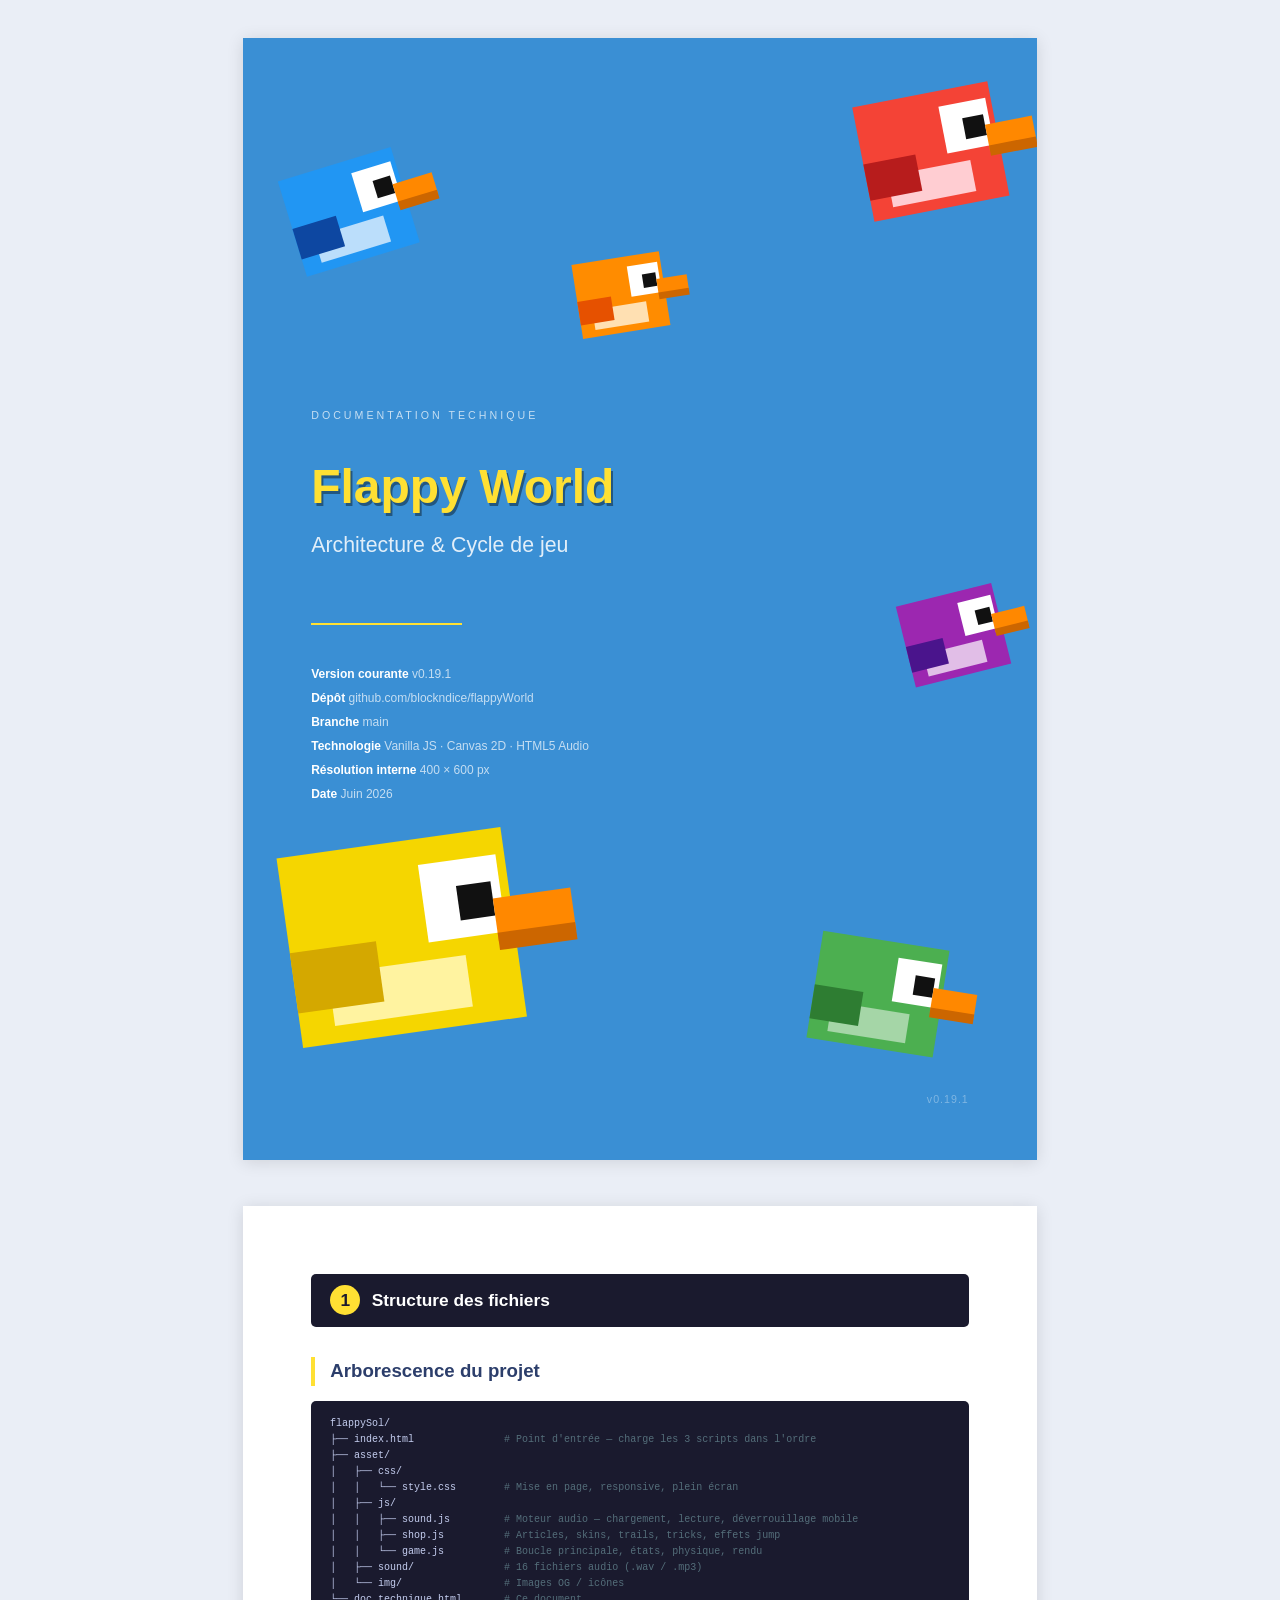
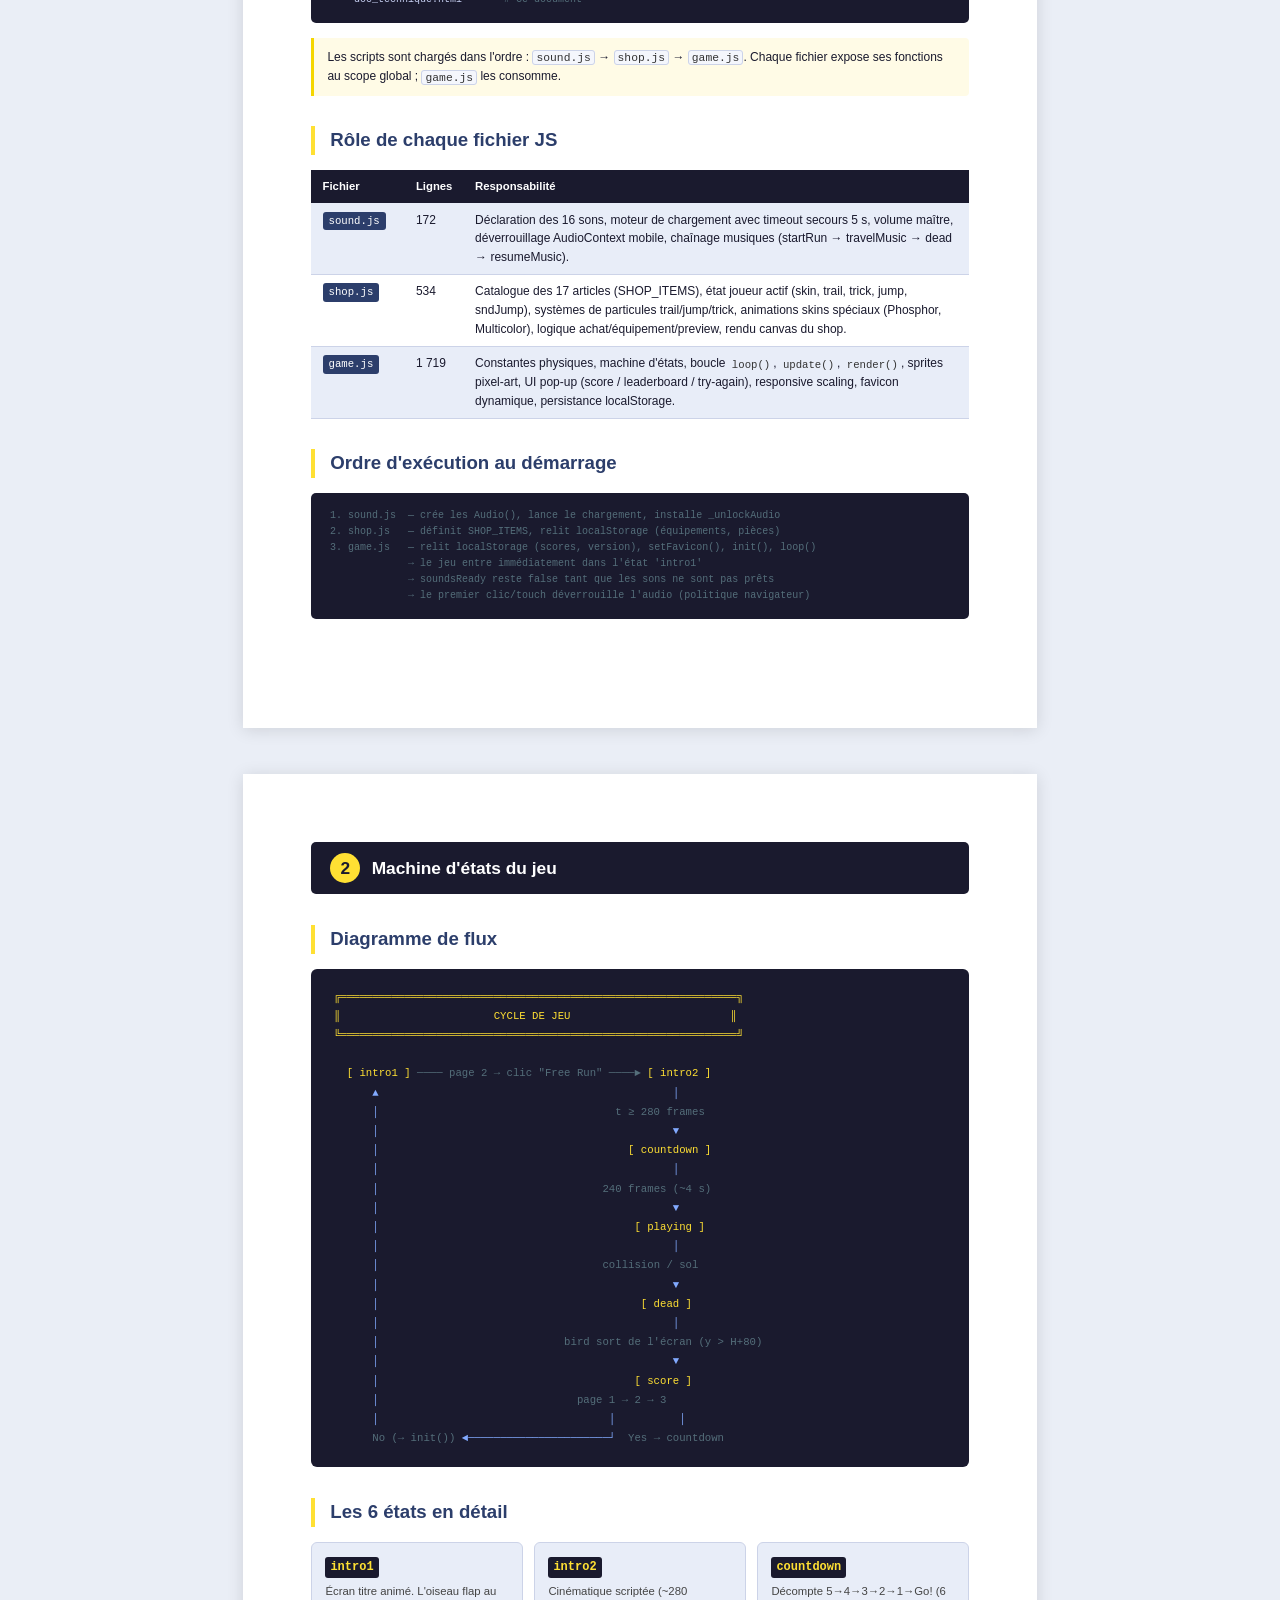
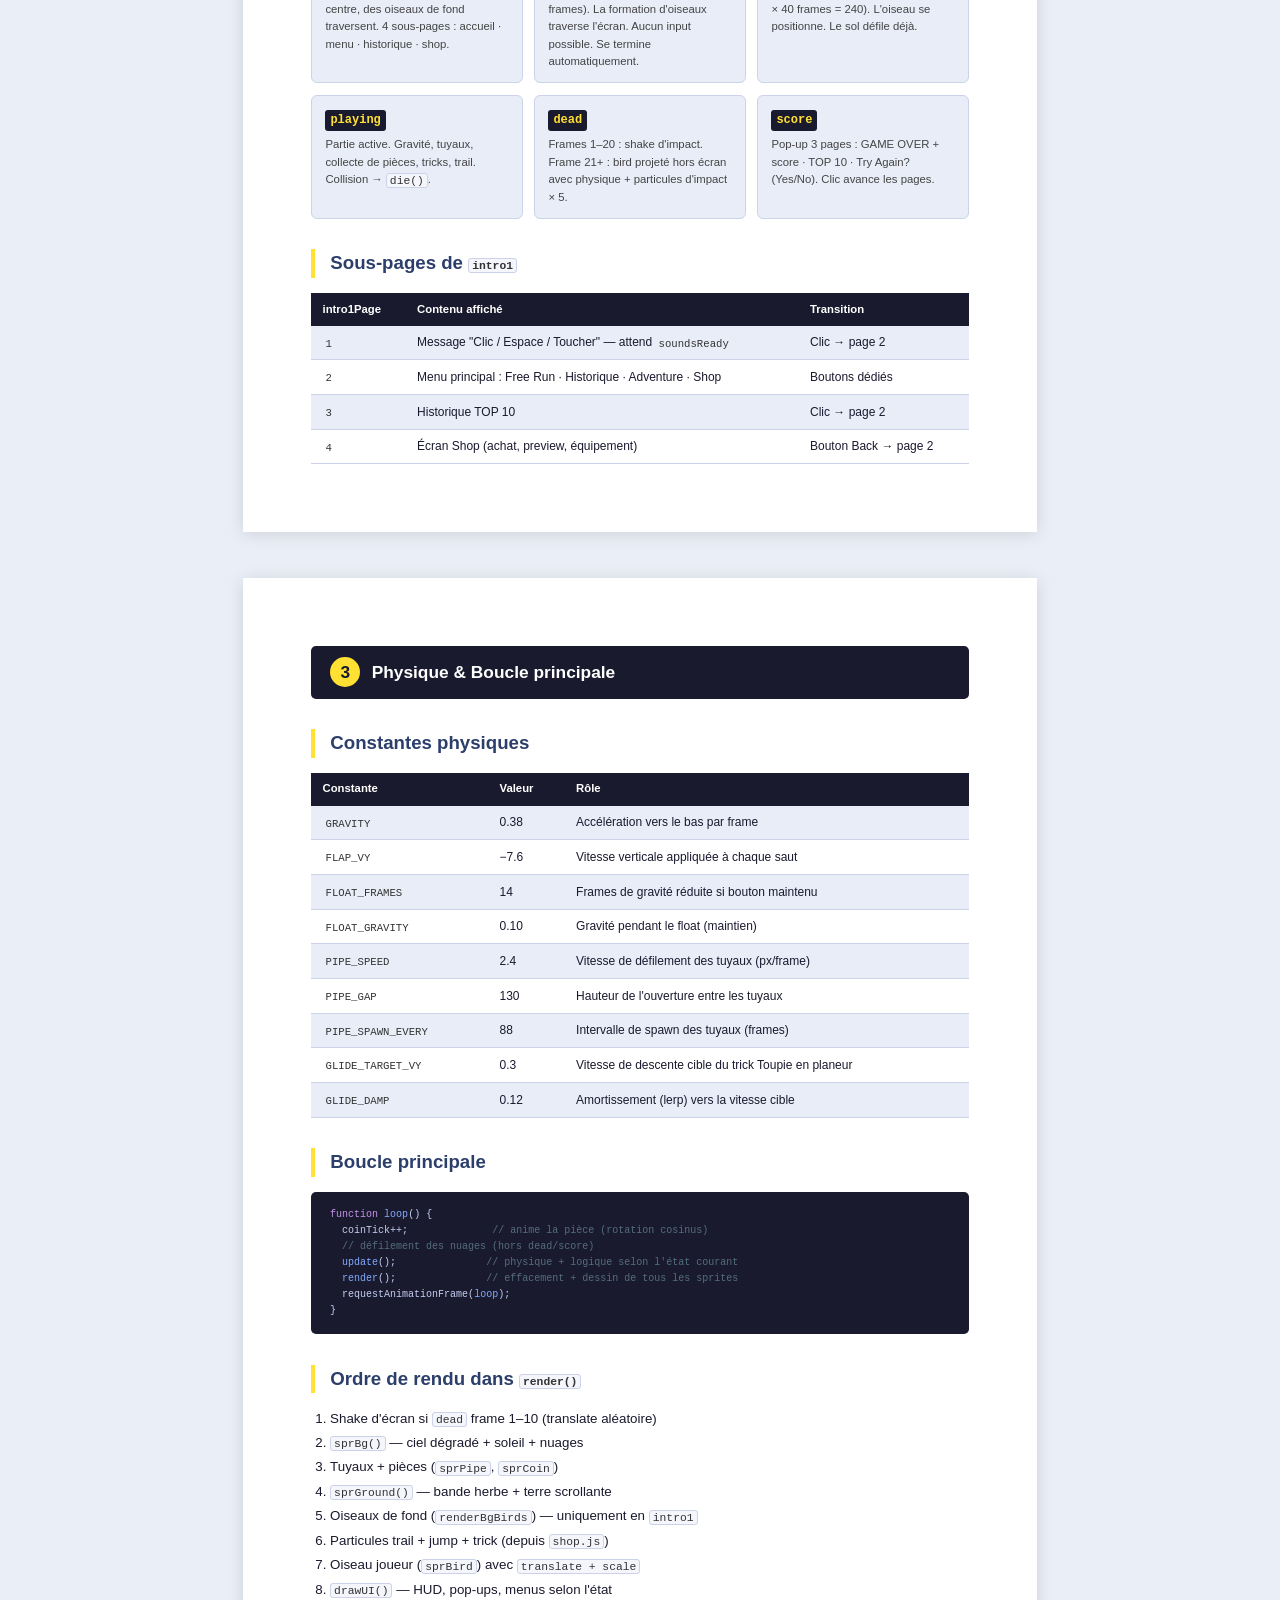
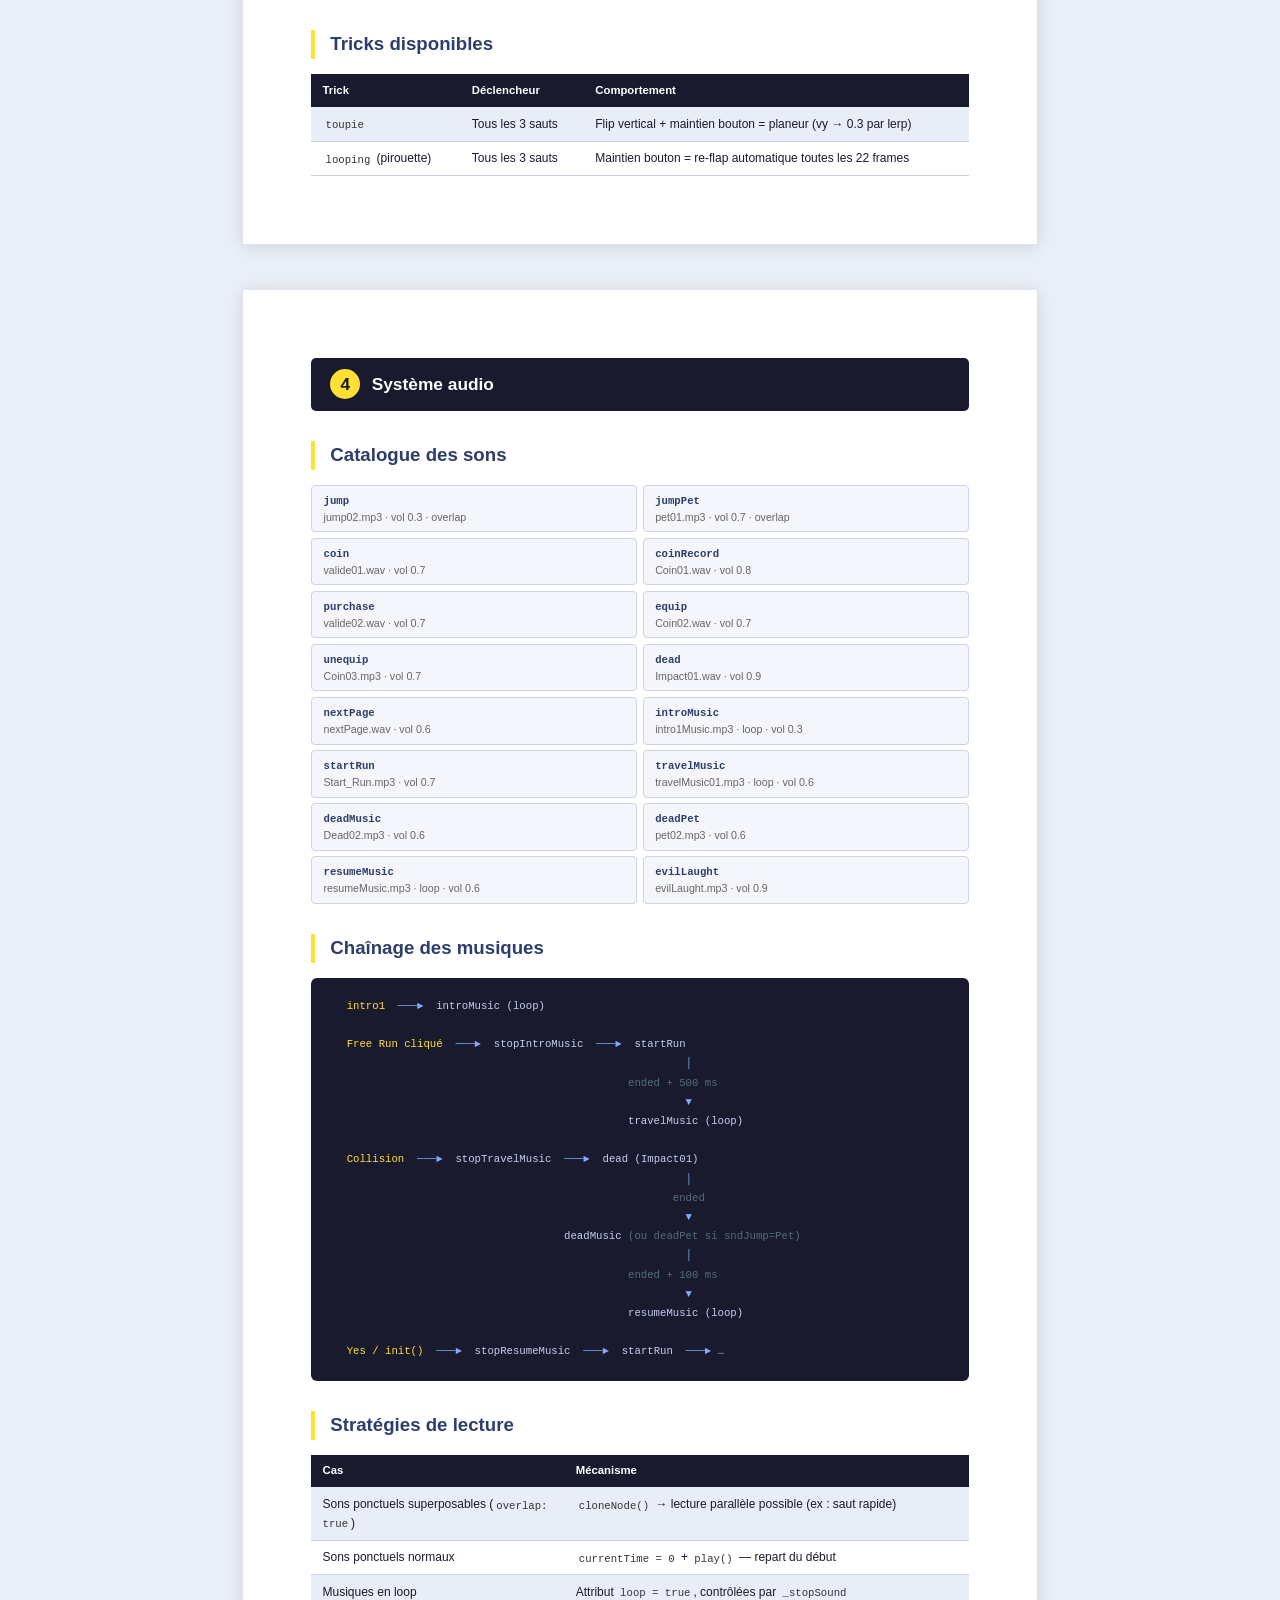
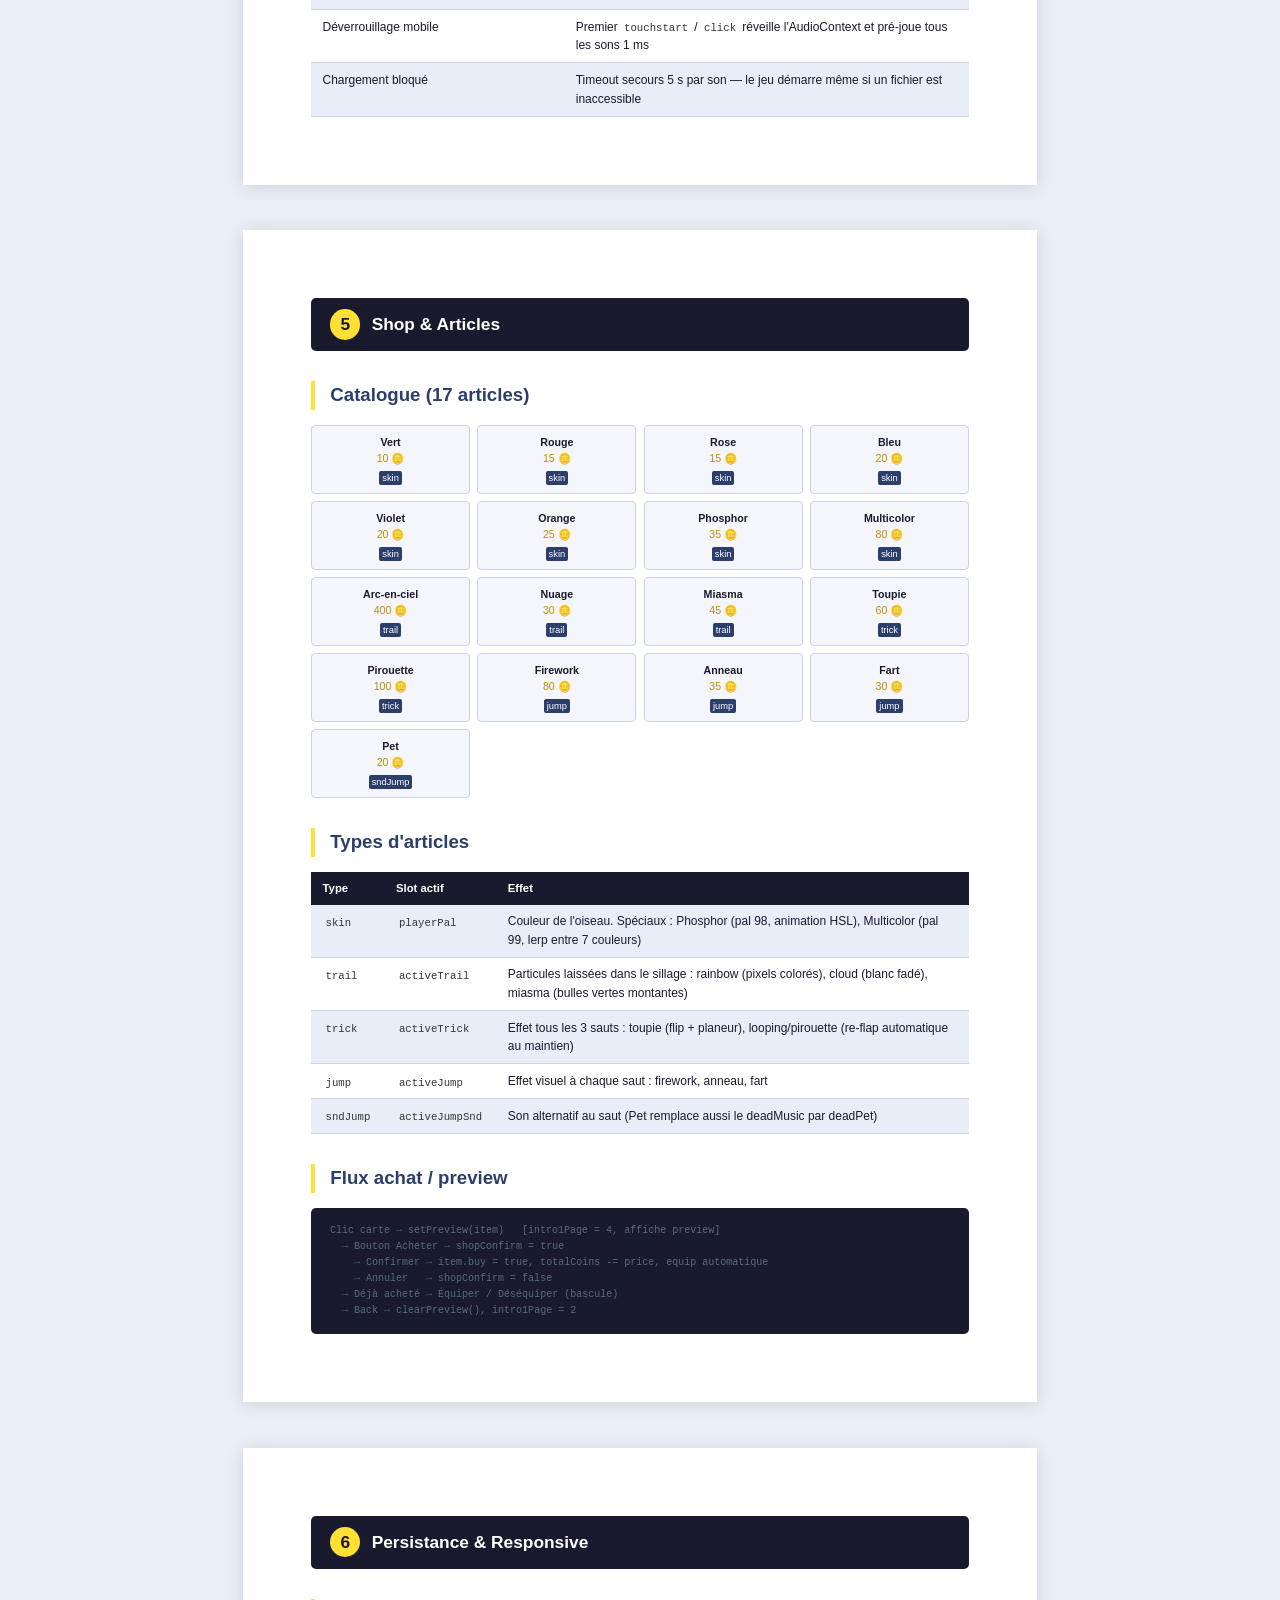
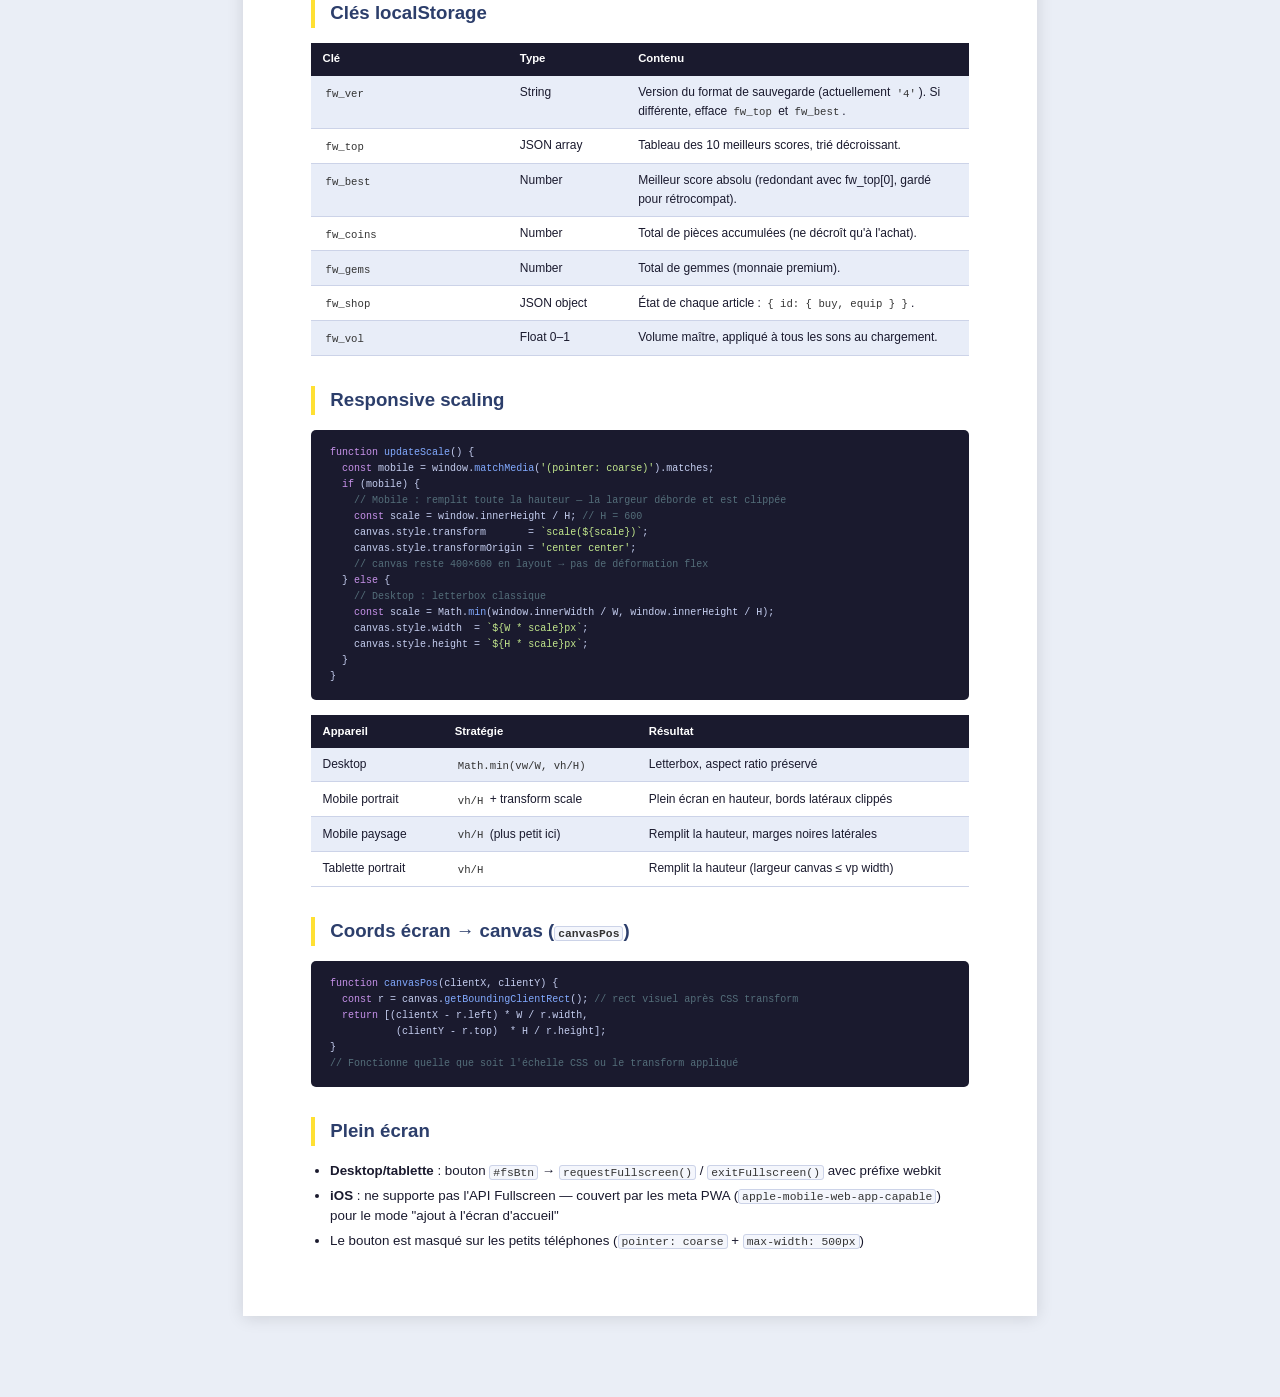
<file: doc/doc_technique.html>
<!DOCTYPE html>
<html lang="fr">
<head>
<meta charset="UTF-8"/>
<title>Flappy World — Documentation Technique</title>
<style>
  /* ── Mise en page générale ── */
  *, *::before, *::after { box-sizing: border-box; margin: 0; padding: 0; }
  html { font-size: 11pt; }
  body { font-family: 'Helvetica Neue', Arial, sans-serif; color: #1a1a2e; background: #fff; line-height: 1.55; }

  /* ── Couleurs thème ── */
  :root {
    --accent:  #ffe033;
    --dark:    #1a1a2e;
    --mid:     #2c3e6b;
    --light:   #e8edf8;
    --code-bg: #f4f6fc;
    --border:  #ccd3e8;
  }

  /* ── Pages ── */
  .page {
    width: 210mm;
    min-height: 297mm;
    margin: 0 auto 12mm;
    padding: 18mm 18mm 14mm;
    background: #fff;
    position: relative;
  }

  /* ── Couverture ── */
  .cover {
    background: #3a8fd4;
    color: #fff;
    display: flex;
    flex-direction: column;
    justify-content: center;
    align-items: flex-start;
    gap: 0;
    overflow: hidden;
  }
  .cover-birds-svg {
    position: absolute;
    top: 0; left: 0;
    width: 100%; height: 100%;
    pointer-events: none;
  }
  .cover-tag {
    font-size: 8pt;
    letter-spacing: 3px;
    text-transform: uppercase;
    color: rgba(255,255,255,0.7);
    margin-bottom: 10mm;
  }
  .cover h1 {
    font-size: 36pt;
    font-weight: 900;
    line-height: 1.1;
    color: var(--accent);
    text-shadow: 2px 3px 0 rgba(0,0,0,0.4);
    margin-bottom: 4mm;
  }
  .cover h2 {
    font-size: 16pt;
    font-weight: 400;
    color: rgba(255,255,255,0.85);
    margin-bottom: 16mm;
  }
  .cover-divider {
    width: 40mm;
    height: 2px;
    background: var(--accent);
    margin-bottom: 10mm;
  }
  .cover-meta {
    font-size: 9pt;
    color: rgba(255,255,255,0.7);
    line-height: 2;
  }
  .cover-meta strong { color: #fff; }
  .cover-version {
    position: absolute;
    bottom: 14mm;
    right: 18mm;
    font-size: 8pt;
    color: rgba(255,255,255,0.35);
    letter-spacing: 1px;
  }

  /* ── Titres de section ── */
  h3 {
    font-size: 14pt;
    font-weight: 800;
    color: var(--mid);
    border-left: 4px solid var(--accent);
    padding-left: 4mm;
    margin: 8mm 0 4mm;
  }
  h4 {
    font-size: 10.5pt;
    font-weight: 700;
    color: var(--dark);
    margin: 5mm 0 2mm;
  }
  h5 {
    font-size: 9.5pt;
    font-weight: 700;
    color: var(--mid);
    margin: 3mm 0 1.5mm;
    text-transform: uppercase;
    letter-spacing: 0.5px;
  }

  /* ── Texte ── */
  p { margin-bottom: 2.5mm; font-size: 10pt; }
  ul, ol { margin: 2mm 0 3mm 5mm; font-size: 10pt; }
  li { margin-bottom: 1mm; }

  /* ── Code inline ── */
  code {
    font-family: 'Menlo', 'Courier New', monospace;
    font-size: 8.5pt;
    background: var(--code-bg);
    border: 1px solid var(--border);
    border-radius: 3px;
    padding: 0.5px 3px;
    color: #333;
  }

  /* ── Blocs code ── */
  pre {
    background: var(--dark);
    color: #c5cef0;
    font-family: 'Menlo', 'Courier New', monospace;
    font-size: 7.5pt;
    line-height: 1.6;
    padding: 4mm 5mm;
    border-radius: 5px;
    margin: 2mm 0 4mm;
    overflow: hidden;
    white-space: pre-wrap;
    word-break: break-word;
  }
  pre .kw  { color: #c792ea; }
  pre .str { color: #c3e88d; }
  pre .cmt { color: #546e7a; }
  pre .num { color: #f78c6c; }
  pre .fn  { color: #82aaff; }

  /* ── Tableaux ── */
  table {
    width: 100%;
    border-collapse: collapse;
    font-size: 9pt;
    margin: 2mm 0 4mm;
  }
  th {
    background: var(--dark);
    color: #fff;
    padding: 2mm 3mm;
    text-align: left;
    font-weight: 700;
    font-size: 8.5pt;
  }
  td {
    padding: 2mm 3mm;
    border-bottom: 1px solid var(--border);
    vertical-align: top;
  }
  tr:nth-child(even) td { background: var(--light); }
  td code { background: transparent; border: none; font-size: 8pt; }

  /* ── Carte état ── */
  .state-grid {
    display: grid;
    grid-template-columns: repeat(3, 1fr);
    gap: 3mm;
    margin: 3mm 0 5mm;
  }
  .state-card {
    background: var(--light);
    border: 1.5px solid var(--border);
    border-radius: 6px;
    padding: 3mm 3.5mm;
  }
  .state-card .state-name {
    font-family: 'Menlo', monospace;
    font-size: 9pt;
    font-weight: 700;
    color: var(--mid);
    background: var(--dark);
    color: var(--accent);
    display: inline-block;
    padding: 1px 5px;
    border-radius: 3px;
    margin-bottom: 1.5mm;
  }
  .state-card p { font-size: 8.5pt; margin: 0; color: #444; }

  /* ── Diagramme flux (ASCII art stylisé) ── */
  .diagram {
    background: var(--dark);
    color: #c5cef0;
    font-family: 'Menlo', 'Courier New', monospace;
    font-size: 8pt;
    line-height: 1.8;
    padding: 5mm 6mm;
    border-radius: 6px;
    margin: 3mm 0 5mm;
    white-space: pre;
  }
  .diagram .accent { color: #ffe033; }
  .diagram .arrow  { color: #82aaff; }
  .diagram .dim    { color: #546e7a; }

  /* ── Badge fichier ── */
  .file-badge {
    display: inline-block;
    background: var(--mid);
    color: #fff;
    font-family: 'Menlo', monospace;
    font-size: 8pt;
    padding: 1px 6px;
    border-radius: 3px;
    margin-right: 2mm;
    margin-bottom: 1mm;
  }

  /* ── Séparateur de page ── */
  .section-header {
    background: var(--dark);
    color: #fff;
    padding: 3mm 5mm;
    border-radius: 5px;
    margin-bottom: 5mm;
    display: flex;
    align-items: center;
    gap: 3mm;
  }
  .section-header .num {
    background: var(--accent);
    color: var(--dark);
    font-weight: 900;
    font-size: 13pt;
    width: 8mm;
    height: 8mm;
    display: flex;
    align-items: center;
    justify-content: center;
    border-radius: 50%;
    flex-shrink: 0;
  }
  .section-header h2 {
    font-size: 13pt;
    font-weight: 700;
    margin: 0;
  }

  /* ── Note d'info ── */
  .note {
    background: #fffbe6;
    border-left: 3px solid #f5d600;
    padding: 2.5mm 3.5mm;
    margin: 2mm 0 3.5mm;
    font-size: 9pt;
    border-radius: 0 4px 4px 0;
  }

  /* ── Sons liste ── */
  .sound-list {
    display: grid;
    grid-template-columns: 1fr 1fr;
    gap: 1.5mm;
    margin: 2mm 0 4mm;
  }
  .sound-item {
    background: var(--code-bg);
    border: 1px solid var(--border);
    border-radius: 4px;
    padding: 1.5mm 3mm;
    font-size: 8pt;
  }
  .sound-item .sid { font-family: 'Menlo', monospace; color: var(--mid); font-weight: 700; }
  .sound-item .sfile { color: #666; }

  /* ── Shop items ── */
  .shop-grid {
    display: grid;
    grid-template-columns: repeat(4, 1fr);
    gap: 2mm;
    margin: 2mm 0 4mm;
  }
  .shop-item {
    background: var(--code-bg);
    border: 1px solid var(--border);
    border-radius: 4px;
    padding: 2mm;
    font-size: 8pt;
    text-align: center;
  }
  .shop-item .sname { font-weight: 700; color: var(--dark); }
  .shop-item .sprice { color: #c09000; }
  .shop-item .stype {
    font-size: 7pt;
    background: var(--mid);
    color: #fff;
    padding: 0 3px;
    border-radius: 2px;
    display: inline-block;
    margin-top: 1mm;
  }

  /* ── localStorage table ── */
  .ls-table th:first-child { width: 30%; }
  .ls-table th:nth-child(2) { width: 18%; }

  /* ── Impression ── */
  @media print {
    body { background: #fff; }
    .page {
      width: 100%;
      margin: 0;
      padding: 14mm 16mm 12mm;
      page-break-after: always;
      min-height: auto;
      box-shadow: none;
    }
    .page:last-child { page-break-after: avoid; }
    @page { size: A4; margin: 0; }
    a { color: inherit; text-decoration: none; }
  }

  /* ── Écran : ombre de page ── */
  @media screen {
    body { background: #eaeef6; padding: 10mm 0; }
    .page { box-shadow: 0 2px 16px rgba(0,0,0,0.12); }
  }
</style>
</head>
<body>

<!-- ══════════════════════════════════════
     PAGE 1 — COUVERTURE
══════════════════════════════════════ -->
<div class="page cover">
  <!-- Oiseaux pixel-art — viewBox = A4 en mm (210×297) -->
  <svg class="cover-birds-svg" viewBox="0 0 210 297" xmlns="http://www.w3.org/2000/svg">
    <!-- Jaune — grand, bas gauche -->
    <g transform="translate(42,238) rotate(-8) scale(2.3)">
      <rect x="-13" y="-11" width="26" height="22" fill="#f5d600"/>
      <rect x="-9" y="3" width="16" height="6" fill="#fff3a0"/>
      <rect x="-13" y="0" width="10" height="7" fill="#d4a800"/>
      <rect x="3" y="-8" width="9" height="9" fill="#fff"/>
      <rect x="7" y="-5" width="4" height="4" fill="#111"/>
      <rect x="11" y="-3" width="9" height="5" fill="#ff8800"/>
      <rect x="11" y="1" width="9" height="2" fill="#cc6600"/>
    </g>
    <!-- Bleu — petit, haut gauche -->
    <g transform="translate(28,46) rotate(-17) scale(1.2)">
      <rect x="-13" y="-11" width="26" height="22" fill="#2196f3"/>
      <rect x="-9" y="3" width="16" height="6" fill="#bbdefb"/>
      <rect x="-13" y="0" width="10" height="7" fill="#0d47a1"/>
      <rect x="3" y="-8" width="9" height="9" fill="#fff"/>
      <rect x="7" y="-5" width="4" height="4" fill="#111"/>
      <rect x="11" y="-3" width="9" height="5" fill="#ff8800"/>
      <rect x="11" y="1" width="9" height="2" fill="#cc6600"/>
    </g>
    <!-- Rouge — moyen, haut droit -->
    <g transform="translate(182,30) rotate(-11) scale(1.4)">
      <rect x="-13" y="-11" width="26" height="22" fill="#f44336"/>
      <rect x="-9" y="3" width="16" height="6" fill="#ffcdd2"/>
      <rect x="-13" y="0" width="10" height="7" fill="#b71c1c"/>
      <rect x="3" y="-8" width="9" height="9" fill="#fff"/>
      <rect x="7" y="-5" width="4" height="4" fill="#111"/>
      <rect x="11" y="-3" width="9" height="5" fill="#ff8800"/>
      <rect x="11" y="1" width="9" height="2" fill="#cc6600"/>
    </g>
    <!-- Vert — moyen, bas droit -->
    <g transform="translate(168,253) rotate(9) scale(1.3)">
      <rect x="-13" y="-11" width="26" height="22" fill="#4caf50"/>
      <rect x="-9" y="3" width="16" height="6" fill="#a5d6a7"/>
      <rect x="-13" y="0" width="10" height="7" fill="#2e7d32"/>
      <rect x="3" y="-8" width="9" height="9" fill="#fff"/>
      <rect x="7" y="-5" width="4" height="4" fill="#111"/>
      <rect x="11" y="-3" width="9" height="5" fill="#ff8800"/>
      <rect x="11" y="1" width="9" height="2" fill="#cc6600"/>
    </g>
    <!-- Violet — petit, centre droit -->
    <g transform="translate(188,158) rotate(-14) scale(1.0)">
      <rect x="-13" y="-11" width="26" height="22" fill="#9c27b0"/>
      <rect x="-9" y="3" width="16" height="6" fill="#e1bee7"/>
      <rect x="-13" y="0" width="10" height="7" fill="#4a148c"/>
      <rect x="3" y="-8" width="9" height="9" fill="#fff"/>
      <rect x="7" y="-5" width="4" height="4" fill="#111"/>
      <rect x="11" y="-3" width="9" height="5" fill="#ff8800"/>
      <rect x="11" y="1" width="9" height="2" fill="#cc6600"/>
    </g>
    <!-- Orange — très petit, haut centre -->
    <g transform="translate(100,68) rotate(-9) scale(0.9)">
      <rect x="-13" y="-11" width="26" height="22" fill="#ff8c00"/>
      <rect x="-9" y="3" width="16" height="6" fill="#ffe0b2"/>
      <rect x="-13" y="0" width="10" height="7" fill="#e65100"/>
      <rect x="3" y="-8" width="9" height="9" fill="#fff"/>
      <rect x="7" y="-5" width="4" height="4" fill="#111"/>
      <rect x="11" y="-3" width="9" height="5" fill="#ff8800"/>
      <rect x="11" y="1" width="9" height="2" fill="#cc6600"/>
    </g>
  </svg>
  <div class="cover-tag">Documentation Technique</div>
  <h1>Flappy World</h1>
  <h2>Architecture & Cycle de jeu</h2>
  <div class="cover-divider"></div>
  <div class="cover-meta">
    <strong>Version courante</strong> v0.19.1<br>
    <strong>Dépôt</strong> github.com/blockndice/flappyWorld<br>
    <strong>Branche</strong> main<br>
    <strong>Technologie</strong> Vanilla JS · Canvas 2D · HTML5 Audio<br>
    <strong>Résolution interne</strong> 400 × 600 px<br>
    <strong>Date</strong> Juin 2026
  </div>
  <div class="cover-version">v0.19.1</div>
</div>


<!-- ══════════════════════════════════════
     PAGE 2 — STRUCTURE DES FICHIERS
══════════════════════════════════════ -->
<div class="page">
  <div class="section-header"><div class="num">1</div><h2>Structure des fichiers</h2></div>

  <h3>Arborescence du projet</h3>
  <pre>flappySol/
├── index.html               <span class="cmt"># Point d'entrée — charge les 3 scripts dans l'ordre</span>
├── asset/
│   ├── css/
│   │   └── style.css        <span class="cmt"># Mise en page, responsive, plein écran</span>
│   ├── js/
│   │   ├── sound.js         <span class="cmt"># Moteur audio — chargement, lecture, déverrouillage mobile</span>
│   │   ├── shop.js          <span class="cmt"># Articles, skins, trails, tricks, effets jump</span>
│   │   └── game.js          <span class="cmt"># Boucle principale, états, physique, rendu</span>
│   ├── sound/               <span class="cmt"># 16 fichiers audio (.wav / .mp3)</span>
│   └── img/                 <span class="cmt"># Images OG / icônes</span>
└── doc_technique.html       <span class="cmt"># Ce document</span></pre>

  <div class="note">Les scripts sont chargés dans l'ordre : <code>sound.js</code> → <code>shop.js</code> → <code>game.js</code>. Chaque fichier expose ses fonctions au scope global ; <code>game.js</code> les consomme.</div>

  <h3>Rôle de chaque fichier JS</h3>
  <table>
    <tr><th>Fichier</th><th>Lignes</th><th>Responsabilité</th></tr>
    <tr><td><span class="file-badge">sound.js</span></td><td>172</td><td>Déclaration des 16 sons, moteur de chargement avec timeout secours 5 s, volume maître, déverrouillage AudioContext mobile, chaînage musiques (startRun → travelMusic → dead → resumeMusic).</td></tr>
    <tr><td><span class="file-badge">shop.js</span></td><td>534</td><td>Catalogue des 17 articles (SHOP_ITEMS), état joueur actif (skin, trail, trick, jump, sndJump), systèmes de particules trail/jump/trick, animations skins spéciaux (Phosphor, Multicolor), logique achat/équipement/preview, rendu canvas du shop.</td></tr>
    <tr><td><span class="file-badge">game.js</span></td><td>1 719</td><td>Constantes physiques, machine d'états, boucle <code>loop()</code>, <code>update()</code>, <code>render()</code>, sprites pixel-art, UI pop-up (score / leaderboard / try-again), responsive scaling, favicon dynamique, persistance localStorage.</td></tr>
  </table>

  <h3>Ordre d'exécution au démarrage</h3>
  <pre><span class="cmt">1. sound.js  — crée les Audio(), lance le chargement, installe _unlockAudio</span>
<span class="cmt">2. shop.js   — définit SHOP_ITEMS, relit localStorage (équipements, pièces)</span>
<span class="cmt">3. game.js   — relit localStorage (scores, version), setFavicon(), init(), loop()</span>
<span class="cmt">             → le jeu entre immédiatement dans l'état 'intro1'</span>
<span class="cmt">             → soundsReady reste false tant que les sons ne sont pas prêts</span>
<span class="cmt">             → le premier clic/touch déverrouille l'audio (politique navigateur)</span></pre>
</div>


<!-- ══════════════════════════════════════
     PAGE 3 — MACHINE D'ÉTATS
══════════════════════════════════════ -->
<div class="page">
  <div class="section-header"><div class="num">2</div><h2>Machine d'états du jeu</h2></div>

  <h3>Diagramme de flux</h3>
  <div class="diagram"><span class="accent">╔══════════════════════════════════════════════════════════════╗
║                        CYCLE DE JEU                         ║
╚══════════════════════════════════════════════════════════════╝</span>

  <span class="accent">[ intro1 ]</span> <span class="dim">──── page 2 → clic "Free Run" ────►</span> <span class="accent">[ intro2 ]</span>
      <span class="arrow">▲</span>                                              <span class="arrow">│</span>
      <span class="arrow">│</span>                                     <span class="dim">t ≥ 280 frames</span>
      <span class="arrow">│</span>                                              <span class="arrow">▼</span>
      <span class="arrow">│</span>                                       <span class="accent">[ countdown ]</span>
      <span class="arrow">│</span>                                              <span class="arrow">│</span>
      <span class="arrow">│</span>                                   <span class="dim">240 frames (~4 s)</span>
      <span class="arrow">│</span>                                              <span class="arrow">▼</span>
      <span class="arrow">│</span>                                        <span class="accent">[ playing ]</span>
      <span class="arrow">│</span>                                              <span class="arrow">│</span>
      <span class="arrow">│</span>                                   <span class="dim">collision / sol</span>
      <span class="arrow">│</span>                                              <span class="arrow">▼</span>
      <span class="arrow">│</span>                                         <span class="accent">[ dead ]</span>
      <span class="arrow">│</span>                                              <span class="arrow">│</span>
      <span class="arrow">│</span>                             <span class="dim">bird sort de l'écran (y > H+80)</span>
      <span class="arrow">│</span>                                              <span class="arrow">▼</span>
      <span class="arrow">│</span>                                        <span class="accent">[ score ]</span>
      <span class="arrow">│</span>                               <span class="dim">page 1 → 2 → 3</span>
      <span class="arrow">│</span>                                    <span class="arrow">│</span>          <span class="arrow">│</span>
      <span class="dim">No (→ init())</span> <span class="arrow">◄──────────────────────┘</span>  <span class="dim">Yes → countdown</span>
</div>

  <h3>Les 6 états en détail</h3>
  <div class="state-grid">
    <div class="state-card">
      <div class="state-name">intro1</div>
      <p>Écran titre animé. L'oiseau flap au centre, des oiseaux de fond traversent. 4 sous-pages : accueil · menu · historique · shop.</p>
    </div>
    <div class="state-card">
      <div class="state-name">intro2</div>
      <p>Cinématique scriptée (~280 frames). La formation d'oiseaux traverse l'écran. Aucun input possible. Se termine automatiquement.</p>
    </div>
    <div class="state-card">
      <div class="state-name">countdown</div>
      <p>Décompte 5→4→3→2→1→Go! (6 × 40 frames = 240). L'oiseau se positionne. Le sol défile déjà.</p>
    </div>
    <div class="state-card">
      <div class="state-name">playing</div>
      <p>Partie active. Gravité, tuyaux, collecte de pièces, tricks, trail. Collision → <code>die()</code>.</p>
    </div>
    <div class="state-card">
      <div class="state-name">dead</div>
      <p>Frames 1–20 : shake d'impact. Frame 21+ : bird projeté hors écran avec physique + particules d'impact × 5.</p>
    </div>
    <div class="state-card">
      <div class="state-name">score</div>
      <p>Pop-up 3 pages : GAME OVER + score · TOP 10 · Try Again? (Yes/No). Clic avance les pages.</p>
    </div>
  </div>

  <h3>Sous-pages de <code>intro1</code></h3>
  <table>
    <tr><th>intro1Page</th><th>Contenu affiché</th><th>Transition</th></tr>
    <tr><td><code>1</code></td><td>Message "Clic / Espace / Toucher" — attend <code>soundsReady</code></td><td>Clic → page 2</td></tr>
    <tr><td><code>2</code></td><td>Menu principal : Free Run · Historique · Adventure · Shop</td><td>Boutons dédiés</td></tr>
    <tr><td><code>3</code></td><td>Historique TOP 10</td><td>Clic → page 2</td></tr>
    <tr><td><code>4</code></td><td>Écran Shop (achat, preview, équipement)</td><td>Bouton Back → page 2</td></tr>
  </table>
</div>


<!-- ══════════════════════════════════════
     PAGE 4 — PHYSIQUE & BOUCLE
══════════════════════════════════════ -->
<div class="page">
  <div class="section-header"><div class="num">3</div><h2>Physique & Boucle principale</h2></div>

  <h3>Constantes physiques</h3>
  <table>
    <tr><th>Constante</th><th>Valeur</th><th>Rôle</th></tr>
    <tr><td><code>GRAVITY</code></td><td>0.38</td><td>Accélération vers le bas par frame</td></tr>
    <tr><td><code>FLAP_VY</code></td><td>−7.6</td><td>Vitesse verticale appliquée à chaque saut</td></tr>
    <tr><td><code>FLOAT_FRAMES</code></td><td>14</td><td>Frames de gravité réduite si bouton maintenu</td></tr>
    <tr><td><code>FLOAT_GRAVITY</code></td><td>0.10</td><td>Gravité pendant le float (maintien)</td></tr>
    <tr><td><code>PIPE_SPEED</code></td><td>2.4</td><td>Vitesse de défilement des tuyaux (px/frame)</td></tr>
    <tr><td><code>PIPE_GAP</code></td><td>130</td><td>Hauteur de l'ouverture entre les tuyaux</td></tr>
    <tr><td><code>PIPE_SPAWN_EVERY</code></td><td>88</td><td>Intervalle de spawn des tuyaux (frames)</td></tr>
    <tr><td><code>GLIDE_TARGET_VY</code></td><td>0.3</td><td>Vitesse de descente cible du trick Toupie en planeur</td></tr>
    <tr><td><code>GLIDE_DAMP</code></td><td>0.12</td><td>Amortissement (lerp) vers la vitesse cible</td></tr>
  </table>

  <h3>Boucle principale</h3>
  <pre><span class="kw">function</span> <span class="fn">loop</span>() {
  coinTick++;              <span class="cmt">// anime la pièce (rotation cosinus)</span>
  <span class="cmt">// défilement des nuages (hors dead/score)</span>
  <span class="fn">update</span>();               <span class="cmt">// physique + logique selon l'état courant</span>
  <span class="fn">render</span>();               <span class="cmt">// effacement + dessin de tous les sprites</span>
  requestAnimationFrame(<span class="fn">loop</span>);
}</pre>

  <h3>Ordre de rendu dans <code>render()</code></h3>
  <ol>
    <li>Shake d'écran si <code>dead</code> frame 1–10 (translate aléatoire)</li>
    <li><code>sprBg()</code> — ciel dégradé + soleil + nuages</li>
    <li>Tuyaux + pièces (<code>sprPipe</code>, <code>sprCoin</code>)</li>
    <li><code>sprGround()</code> — bande herbe + terre scrollante</li>
    <li>Oiseaux de fond (<code>renderBgBirds</code>) — uniquement en <code>intro1</code></li>
    <li>Particules trail + jump + trick (depuis <code>shop.js</code>)</li>
    <li>Oiseau joueur (<code>sprBird</code>) avec <code>translate + scale</code></li>
    <li><code>drawUI()</code> — HUD, pop-ups, menus selon l'état</li>
  </ol>

  <h3>Tricks disponibles</h3>
  <table>
    <tr><th>Trick</th><th>Déclencheur</th><th>Comportement</th></tr>
    <tr><td><code>toupie</code></td><td>Tous les 3 sauts</td><td>Flip vertical + maintien bouton = planeur (vy → 0.3 par lerp)</td></tr>
    <tr><td><code>looping</code> (pirouette)</td><td>Tous les 3 sauts</td><td>Maintien bouton = re-flap automatique toutes les 22 frames</td></tr>
  </table>
</div>


<!-- ══════════════════════════════════════
     PAGE 5 — SYSTÈME AUDIO
══════════════════════════════════════ -->
<div class="page">
  <div class="section-header"><div class="num">4</div><h2>Système audio</h2></div>

  <h3>Catalogue des sons</h3>
  <div class="sound-list">
    <div class="sound-item"><span class="sid">jump</span><br><span class="sfile">jump02.mp3 · vol 0.3 · overlap</span></div>
    <div class="sound-item"><span class="sid">jumpPet</span><br><span class="sfile">pet01.mp3 · vol 0.7 · overlap</span></div>
    <div class="sound-item"><span class="sid">coin</span><br><span class="sfile">valide01.wav · vol 0.7</span></div>
    <div class="sound-item"><span class="sid">coinRecord</span><br><span class="sfile">Coin01.wav · vol 0.8</span></div>
    <div class="sound-item"><span class="sid">purchase</span><br><span class="sfile">valide02.wav · vol 0.7</span></div>
    <div class="sound-item"><span class="sid">equip</span><br><span class="sfile">Coin02.wav · vol 0.7</span></div>
    <div class="sound-item"><span class="sid">unequip</span><br><span class="sfile">Coin03.mp3 · vol 0.7</span></div>
    <div class="sound-item"><span class="sid">dead</span><br><span class="sfile">Impact01.wav · vol 0.9</span></div>
    <div class="sound-item"><span class="sid">nextPage</span><br><span class="sfile">nextPage.wav · vol 0.6</span></div>
    <div class="sound-item"><span class="sid">introMusic</span><br><span class="sfile">intro1Music.mp3 · loop · vol 0.3</span></div>
    <div class="sound-item"><span class="sid">startRun</span><br><span class="sfile">Start_Run.mp3 · vol 0.7</span></div>
    <div class="sound-item"><span class="sid">travelMusic</span><br><span class="sfile">travelMusic01.mp3 · loop · vol 0.6</span></div>
    <div class="sound-item"><span class="sid">deadMusic</span><br><span class="sfile">Dead02.mp3 · vol 0.6</span></div>
    <div class="sound-item"><span class="sid">deadPet</span><br><span class="sfile">pet02.mp3 · vol 0.6</span></div>
    <div class="sound-item"><span class="sid">resumeMusic</span><br><span class="sfile">resumeMusic.mp3 · loop · vol 0.6</span></div>
    <div class="sound-item"><span class="sid">evilLaught</span><br><span class="sfile">evilLaught.mp3 · vol 0.9</span></div>
  </div>

  <h3>Chaînage des musiques</h3>
  <div class="diagram">  <span class="accent">intro1</span>  <span class="arrow">───►</span>  introMusic (loop)

  <span class="accent">Free Run cliqué</span>  <span class="arrow">───►</span>  stopIntroMusic  <span class="arrow">───►</span>  startRun
                                                       <span class="arrow">│</span>
                                              <span class="dim">ended + 500 ms</span>
                                                       <span class="arrow">▼</span>
                                              travelMusic (loop)

  <span class="accent">Collision</span>  <span class="arrow">───►</span>  stopTravelMusic  <span class="arrow">───►</span>  dead (Impact01)
                                                       <span class="arrow">│</span>
                                                     <span class="dim">ended</span>
                                                       <span class="arrow">▼</span>
                                    deadMusic <span class="dim">(ou deadPet si sndJump=Pet)</span>
                                                       <span class="arrow">│</span>
                                              <span class="dim">ended + 100 ms</span>
                                                       <span class="arrow">▼</span>
                                              resumeMusic (loop)

  <span class="accent">Yes / init()</span>  <span class="arrow">───►</span>  stopResumeMusic  <span class="arrow">───►</span>  startRun  <span class="arrow">───►</span> …</div>

  <h3>Stratégies de lecture</h3>
  <table>
    <tr><th>Cas</th><th>Mécanisme</th></tr>
    <tr><td>Sons ponctuels superposables (<code>overlap: true</code>)</td><td><code>cloneNode()</code> → lecture parallèle possible (ex : saut rapide)</td></tr>
    <tr><td>Sons ponctuels normaux</td><td><code>currentTime = 0</code> + <code>play()</code> — repart du début</td></tr>
    <tr><td>Musiques en loop</td><td>Attribut <code>loop = true</code>, contrôlées par <code>_stopSound</code></td></tr>
    <tr><td>Déverrouillage mobile</td><td>Premier <code>touchstart</code> / <code>click</code> réveille l'AudioContext et pré-joue tous les sons 1 ms</td></tr>
    <tr><td>Chargement bloqué</td><td>Timeout secours 5 s par son — le jeu démarre même si un fichier est inaccessible</td></tr>
  </table>
</div>


<!-- ══════════════════════════════════════
     PAGE 6 — SHOP & ARTICLES
══════════════════════════════════════ -->
<div class="page">
  <div class="section-header"><div class="num">5</div><h2>Shop & Articles</h2></div>

  <h3>Catalogue (17 articles)</h3>
  <div class="shop-grid">
    <div class="shop-item"><div class="sname">Vert</div><div class="sprice">10 🪙</div><div class="stype">skin</div></div>
    <div class="shop-item"><div class="sname">Rouge</div><div class="sprice">15 🪙</div><div class="stype">skin</div></div>
    <div class="shop-item"><div class="sname">Rose</div><div class="sprice">15 🪙</div><div class="stype">skin</div></div>
    <div class="shop-item"><div class="sname">Bleu</div><div class="sprice">20 🪙</div><div class="stype">skin</div></div>
    <div class="shop-item"><div class="sname">Violet</div><div class="sprice">20 🪙</div><div class="stype">skin</div></div>
    <div class="shop-item"><div class="sname">Orange</div><div class="sprice">25 🪙</div><div class="stype">skin</div></div>
    <div class="shop-item"><div class="sname">Phosphor</div><div class="sprice">35 🪙</div><div class="stype">skin</div></div>
    <div class="shop-item"><div class="sname">Multicolor</div><div class="sprice">80 🪙</div><div class="stype">skin</div></div>
    <div class="shop-item"><div class="sname">Arc-en-ciel</div><div class="sprice">400 🪙</div><div class="stype">trail</div></div>
    <div class="shop-item"><div class="sname">Nuage</div><div class="sprice">30 🪙</div><div class="stype">trail</div></div>
    <div class="shop-item"><div class="sname">Miasma</div><div class="sprice">45 🪙</div><div class="stype">trail</div></div>
    <div class="shop-item"><div class="sname">Toupie</div><div class="sprice">60 🪙</div><div class="stype">trick</div></div>
    <div class="shop-item"><div class="sname">Pirouette</div><div class="sprice">100 🪙</div><div class="stype">trick</div></div>
    <div class="shop-item"><div class="sname">Firework</div><div class="sprice">80 🪙</div><div class="stype">jump</div></div>
    <div class="shop-item"><div class="sname">Anneau</div><div class="sprice">35 🪙</div><div class="stype">jump</div></div>
    <div class="shop-item"><div class="sname">Fart</div><div class="sprice">30 🪙</div><div class="stype">jump</div></div>
    <div class="shop-item"><div class="sname">Pet</div><div class="sprice">20 🪙</div><div class="stype">sndJump</div></div>
  </div>

  <h3>Types d'articles</h3>
  <table>
    <tr><th>Type</th><th>Slot actif</th><th>Effet</th></tr>
    <tr><td><code>skin</code></td><td><code>playerPal</code></td><td>Couleur de l'oiseau. Spéciaux : Phosphor (pal 98, animation HSL), Multicolor (pal 99, lerp entre 7 couleurs)</td></tr>
    <tr><td><code>trail</code></td><td><code>activeTrail</code></td><td>Particules laissées dans le sillage : rainbow (pixels colorés), cloud (blanc fadé), miasma (bulles vertes montantes)</td></tr>
    <tr><td><code>trick</code></td><td><code>activeTrick</code></td><td>Effet tous les 3 sauts : toupie (flip + planeur), looping/pirouette (re-flap automatique au maintien)</td></tr>
    <tr><td><code>jump</code></td><td><code>activeJump</code></td><td>Effet visuel à chaque saut : firework, anneau, fart</td></tr>
    <tr><td><code>sndJump</code></td><td><code>activeJumpSnd</code></td><td>Son alternatif au saut (Pet remplace aussi le deadMusic par deadPet)</td></tr>
  </table>

  <h3>Flux achat / preview</h3>
  <pre><span class="cmt">Clic carte → setPreview(item)   [intro1Page = 4, affiche preview]</span>
  <span class="cmt">→ Bouton Acheter → shopConfirm = true</span>
    <span class="cmt">→ Confirmer → item.buy = true, totalCoins -= price, equip automatique</span>
    <span class="cmt">→ Annuler   → shopConfirm = false</span>
  <span class="cmt">→ Déjà acheté → Équiper / Déséquiper (bascule)</span>
  <span class="cmt">→ Back → clearPreview(), intro1Page = 2</span></pre>
</div>


<!-- ══════════════════════════════════════
     PAGE 7 — PERSISTANCE & RESPONSIVE
══════════════════════════════════════ -->
<div class="page">
  <div class="section-header"><div class="num">6</div><h2>Persistance & Responsive</h2></div>

  <h3>Clés localStorage</h3>
  <table class="ls-table">
    <tr><th>Clé</th><th>Type</th><th>Contenu</th></tr>
    <tr><td><code>fw_ver</code></td><td>String</td><td>Version du format de sauvegarde (actuellement <code>'4'</code>). Si différente, efface <code>fw_top</code> et <code>fw_best</code>.</td></tr>
    <tr><td><code>fw_top</code></td><td>JSON array</td><td>Tableau des 10 meilleurs scores, trié décroissant.</td></tr>
    <tr><td><code>fw_best</code></td><td>Number</td><td>Meilleur score absolu (redondant avec fw_top[0], gardé pour rétrocompat).</td></tr>
    <tr><td><code>fw_coins</code></td><td>Number</td><td>Total de pièces accumulées (ne décroît qu'à l'achat).</td></tr>
    <tr><td><code>fw_gems</code></td><td>Number</td><td>Total de gemmes (monnaie premium).</td></tr>
    <tr><td><code>fw_shop</code></td><td>JSON object</td><td>État de chaque article : <code>{ id: { buy, equip } }</code>.</td></tr>
    <tr><td><code>fw_vol</code></td><td>Float 0–1</td><td>Volume maître, appliqué à tous les sons au chargement.</td></tr>
  </table>

  <h3>Responsive scaling</h3>
  <pre><span class="kw">function</span> <span class="fn">updateScale</span>() {
  <span class="kw">const</span> mobile = window.<span class="fn">matchMedia</span>(<span class="str">'(pointer: coarse)'</span>).matches;
  <span class="kw">if</span> (mobile) {
    <span class="cmt">// Mobile : remplit toute la hauteur — la largeur déborde et est clippée</span>
    <span class="kw">const</span> scale = window.innerHeight / H; <span class="cmt">// H = 600</span>
    canvas.style.transform       = <span class="str">`scale(${scale})`</span>;
    canvas.style.transformOrigin = <span class="str">'center center'</span>;
    <span class="cmt">// canvas reste 400×600 en layout → pas de déformation flex</span>
  } <span class="kw">else</span> {
    <span class="cmt">// Desktop : letterbox classique</span>
    <span class="kw">const</span> scale = Math.<span class="fn">min</span>(window.innerWidth / W, window.innerHeight / H);
    canvas.style.width  = <span class="str">`${W * scale}px`</span>;
    canvas.style.height = <span class="str">`${H * scale}px`</span>;
  }
}</pre>

  <table>
    <tr><th>Appareil</th><th>Stratégie</th><th>Résultat</th></tr>
    <tr><td>Desktop</td><td><code>Math.min(vw/W, vh/H)</code></td><td>Letterbox, aspect ratio préservé</td></tr>
    <tr><td>Mobile portrait</td><td><code>vh/H</code> + transform scale</td><td>Plein écran en hauteur, bords latéraux clippés</td></tr>
    <tr><td>Mobile paysage</td><td><code>vh/H</code> (plus petit ici)</td><td>Remplit la hauteur, marges noires latérales</td></tr>
    <tr><td>Tablette portrait</td><td><code>vh/H</code></td><td>Remplit la hauteur (largeur canvas ≤ vp width)</td></tr>
  </table>

  <h3>Coords écran → canvas (<code>canvasPos</code>)</h3>
  <pre><span class="kw">function</span> <span class="fn">canvasPos</span>(clientX, clientY) {
  <span class="kw">const</span> r = canvas.<span class="fn">getBoundingClientRect</span>(); <span class="cmt">// rect visuel après CSS transform</span>
  <span class="kw">return</span> [(clientX - r.left) * W / r.width,
           (clientY - r.top)  * H / r.height];
}
<span class="cmt">// Fonctionne quelle que soit l'échelle CSS ou le transform appliqué</span></pre>

  <h3>Plein écran</h3>
  <ul>
    <li><strong>Desktop/tablette</strong> : bouton <code>#fsBtn</code> → <code>requestFullscreen()</code> / <code>exitFullscreen()</code> avec préfixe webkit</li>
    <li><strong>iOS</strong> : ne supporte pas l'API Fullscreen — couvert par les meta PWA (<code>apple-mobile-web-app-capable</code>) pour le mode "ajout à l'écran d'accueil"</li>
    <li>Le bouton est masqué sur les petits téléphones (<code>pointer: coarse</code> + <code>max-width: 500px</code>)</li>
  </ul>
</div>

</body>
</html>
</file>
<file: asset/css/style.css>
* { margin: 0; padding: 0; box-sizing: border-box; }

html, body {
  background: #0d0d1a;
  width: 100%;
  height: 100%;
  overflow: hidden;
  /* Étend sous les encoches / barre de statut iOS */
  padding-top: env(safe-area-inset-top);
  padding-bottom: env(safe-area-inset-bottom);
}

body {
  display: flex;
  align-items: center;
  justify-content: center;
  height: 100dvh;
}

#wrap {
  position: relative;
  line-height: 0;
  overflow: hidden; /* coupe le débordement horizontal sur mobile */
}

canvas {
  display: block;
  image-rendering: pixelated;
  image-rendering: crisp-edges;
}

#fsBtn {
  position: absolute;
  bottom: 6px;
  right: 6px;
  width: 28px;
  height: 28px;
  background: rgba(0, 0, 0, 0.45);
  border: 1px solid rgba(255, 255, 255, 0.18);
  border-radius: 5px;
  cursor: pointer;
  padding: 0;
  display: flex;
  align-items: center;
  justify-content: center;
  opacity: 0.6;
  transition: opacity 0.15s;
}

#fsBtn:hover { opacity: 1; }
#fsBtn svg   { display: block; }

/* ── Volume slider + icone ── */
#volWrap {
  position: absolute;
  bottom: 50px;
  right: 6px;
  width: 28px;
  height: 108px;
  opacity: 0.6;
  transition: opacity 0.15s;
  display: none; /* visible uniquement en intro1, géré par JS */
}
#volWrap:hover { opacity: 1; }

#volSlider {
  position: absolute;
  top: 29px;   /* centre le CSS box (≈22px) dans la zone slider (80px) */
  left: -26px; /* décale pour centrer la largeur 80px dans 28px: -(80-28)/2 */
  width: 80px;
  transform: rotate(-90deg);
  transform-origin: center center;
  cursor: pointer;
  accent-color: rgba(255,255,255,0.75);
}

#volIcon {
  position: absolute;
  bottom: 0;
  left: 50%;
  transform: translateX(-50%);
  height: 30px;
  display: flex;
  align-items: center;
  justify-content: center;
  pointer-events: none;
}

/* Mobile : wrap = plein écran, canvas centré via transform (pas de déformation layout) */
@media (pointer: coarse) {
  #wrap {
    width: 100vw;
    height: 100dvh;
    display: flex;
    align-items: center;
    justify-content: center;
  }
}

/* Cache le bouton plein écran sur petits écrans et le volume sur tous les mobiles */
@media (pointer: coarse) and (max-width: 500px) {
  #fsBtn { display: none; }
}
@media (pointer: coarse) {
  #volWrap { display: none !important; }
}
</file>
